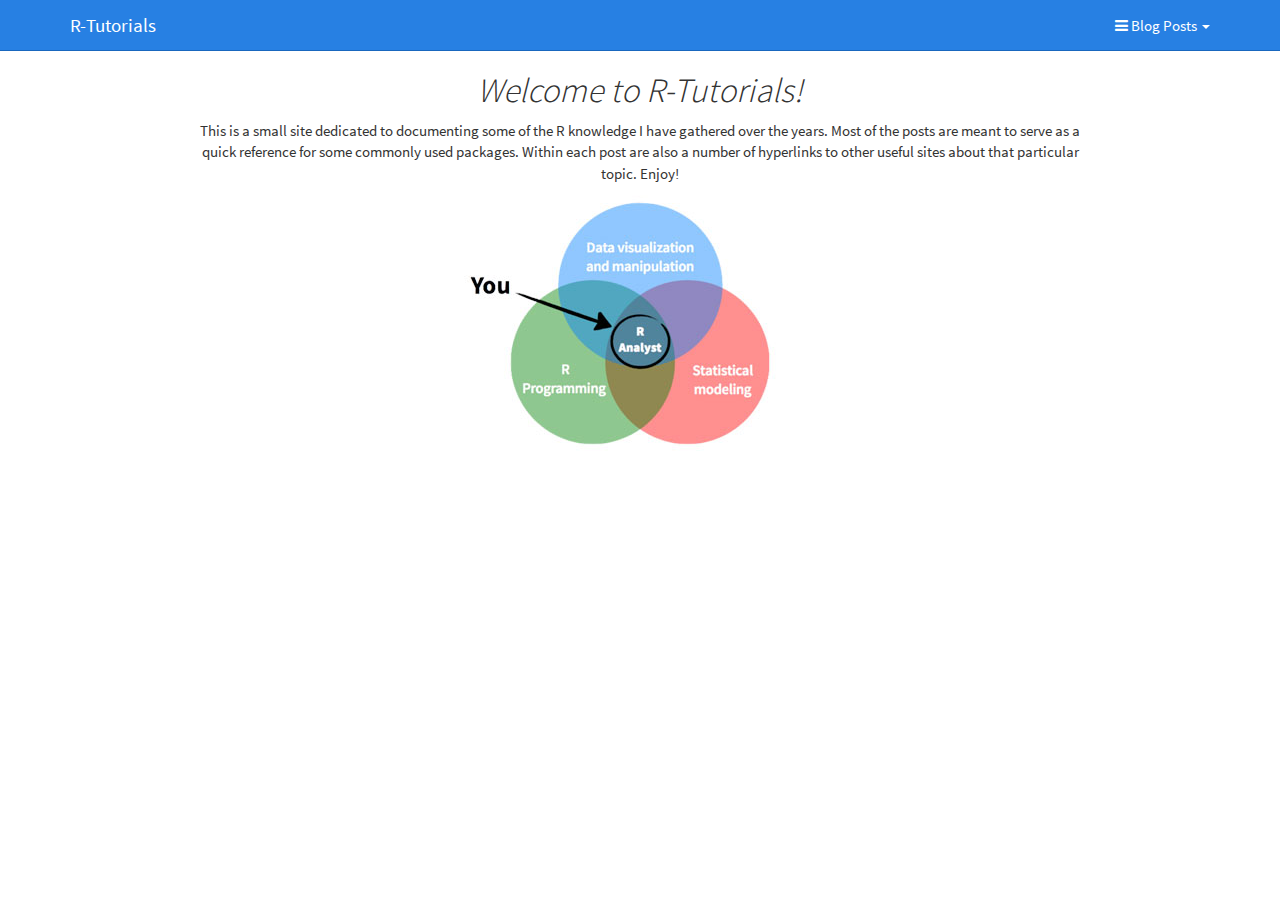
<file: index.html>
<!DOCTYPE html>

<html xmlns="http://www.w3.org/1999/xhtml">

<head>

<meta charset="utf-8">
<meta http-equiv="Content-Type" content="text/html; charset=utf-8" />
<meta name="generator" content="pandoc" />




<title></title>

<script src="site_libs/jquery-1.11.3/jquery.min.js"></script>
<meta name="viewport" content="width=device-width, initial-scale=1" />
<link href="site_libs/bootstrap-3.3.5/css/cosmo.min.css" rel="stylesheet" />
<script src="site_libs/bootstrap-3.3.5/js/bootstrap.min.js"></script>
<script src="site_libs/bootstrap-3.3.5/shim/html5shiv.min.js"></script>
<script src="site_libs/bootstrap-3.3.5/shim/respond.min.js"></script>
<link href="site_libs/font-awesome-4.5.0/css/font-awesome.min.css" rel="stylesheet" />




<style type="text/css">
h1 {
  font-size: 34px;
}
h1.title {
  font-size: 38px;
}
h2 {
  font-size: 30px;
}
h3 {
  font-size: 24px;
}
h4 {
  font-size: 18px;
}
h5 {
  font-size: 16px;
}
h6 {
  font-size: 12px;
}
.table th:not([align]) {
  text-align: left;
}
</style>


</head>

<body>

<style type = "text/css">
.main-container {
  max-width: 940px;
  margin-left: auto;
  margin-right: auto;
}
code {
  color: inherit;
  background-color: rgba(0, 0, 0, 0.04);
}
img {
  max-width:100%;
  height: auto;
}
.tabbed-pane {
  padding-top: 12px;
}
button.code-folding-btn:focus {
  outline: none;
}
</style>


<style type="text/css">
/* padding for bootstrap navbar */
body {
  padding-top: 51px;
  padding-bottom: 40px;
}
/* offset scroll position for anchor links (for fixed navbar)  */
.section h1 {
  padding-top: 56px;
  margin-top: -56px;
}

.section h2 {
  padding-top: 56px;
  margin-top: -56px;
}
.section h3 {
  padding-top: 56px;
  margin-top: -56px;
}
.section h4 {
  padding-top: 56px;
  margin-top: -56px;
}
.section h5 {
  padding-top: 56px;
  margin-top: -56px;
}
.section h6 {
  padding-top: 56px;
  margin-top: -56px;
}
</style>

<script>
// manage active state of menu based on current page
$(document).ready(function () {
  // active menu anchor
  href = window.location.pathname
  href = href.substr(href.lastIndexOf('/') + 1)
  if (href === "")
    href = "index.html";
  var menuAnchor = $('a[href="' + href + '"]');

  // mark it active
  menuAnchor.parent().addClass('active');

  // if it's got a parent navbar menu mark it active as well
  menuAnchor.closest('li.dropdown').addClass('active');
});
</script>


<div class="container-fluid main-container">

<!-- tabsets -->
<script src="site_libs/navigation-1.1/tabsets.js"></script>
<script>
$(document).ready(function () {
  window.buildTabsets("TOC");
});
</script>

<!-- code folding -->






<div class="navbar navbar-inverse  navbar-fixed-top" role="navigation">
  <div class="container">
    <div class="navbar-header">
      <button type="button" class="navbar-toggle collapsed" data-toggle="collapse" data-target="#navbar">
        <span class="icon-bar"></span>
        <span class="icon-bar"></span>
        <span class="icon-bar"></span>
      </button>
      <a class="navbar-brand" href="index.html">R-Tutorials</a>
    </div>
    <div id="navbar" class="navbar-collapse collapse">
      <ul class="nav navbar-nav">
        
      </ul>
      <ul class="nav navbar-nav navbar-right">
        <li class="dropdown">
  <a href="#" class="dropdown-toggle" data-toggle="dropdown" role="button" aria-expanded="false">
    <span class="fa fa-bars"></span>
     
    Blog Posts
     
    <span class="caret"></span>
  </a>
  <ul class="dropdown-menu" role="menu">
    <li class="dropdown-header">Data Visualization</li>
    <li>
      <a href="blog_ggplot2.html">ggplot2</a>
    </li>
    <li class="divider"></li>
    <li class="dropdown-header">Analytics and Performance</li>
    <li>
      <a href="blog_RCpp.html">Cpp + R = RCpp</a>
    </li>
  </ul>
</li>
      </ul>
    </div><!--/.nav-collapse -->
  </div><!--/.container -->
</div><!--/.navbar -->

<div class="fluid-row" id="header">




</div>


<center>
<h1>
<em>Welcome to R-Tutorials!</em>
</h1>
<p>This is a small site dedicated to documenting some of the R knowledge I have gathered over the years. Most of the posts are meant to serve as a quick reference for some commonly used packages. Within each post are also a number of hyperlinks to other useful sites about that particular topic. Enjoy!</p>
<div class="figure">
<img src="r-analyst.jpg" />

</div>
</center>




</div>

<script>

// add bootstrap table styles to pandoc tables
$(document).ready(function () {
  $('tr.header').parent('thead').parent('table').addClass('table table-condensed');
});


</script>

<!-- dynamically load mathjax for compatibility with self-contained -->
<script>
  (function () {
    var script = document.createElement("script");
    script.type = "text/javascript";
    script.src  = "https://cdn.mathjax.org/mathjax/latest/MathJax.js?config=TeX-AMS-MML_HTMLorMML";
    document.getElementsByTagName("head")[0].appendChild(script);
  })();
</script>

</body>
</html>
</file>
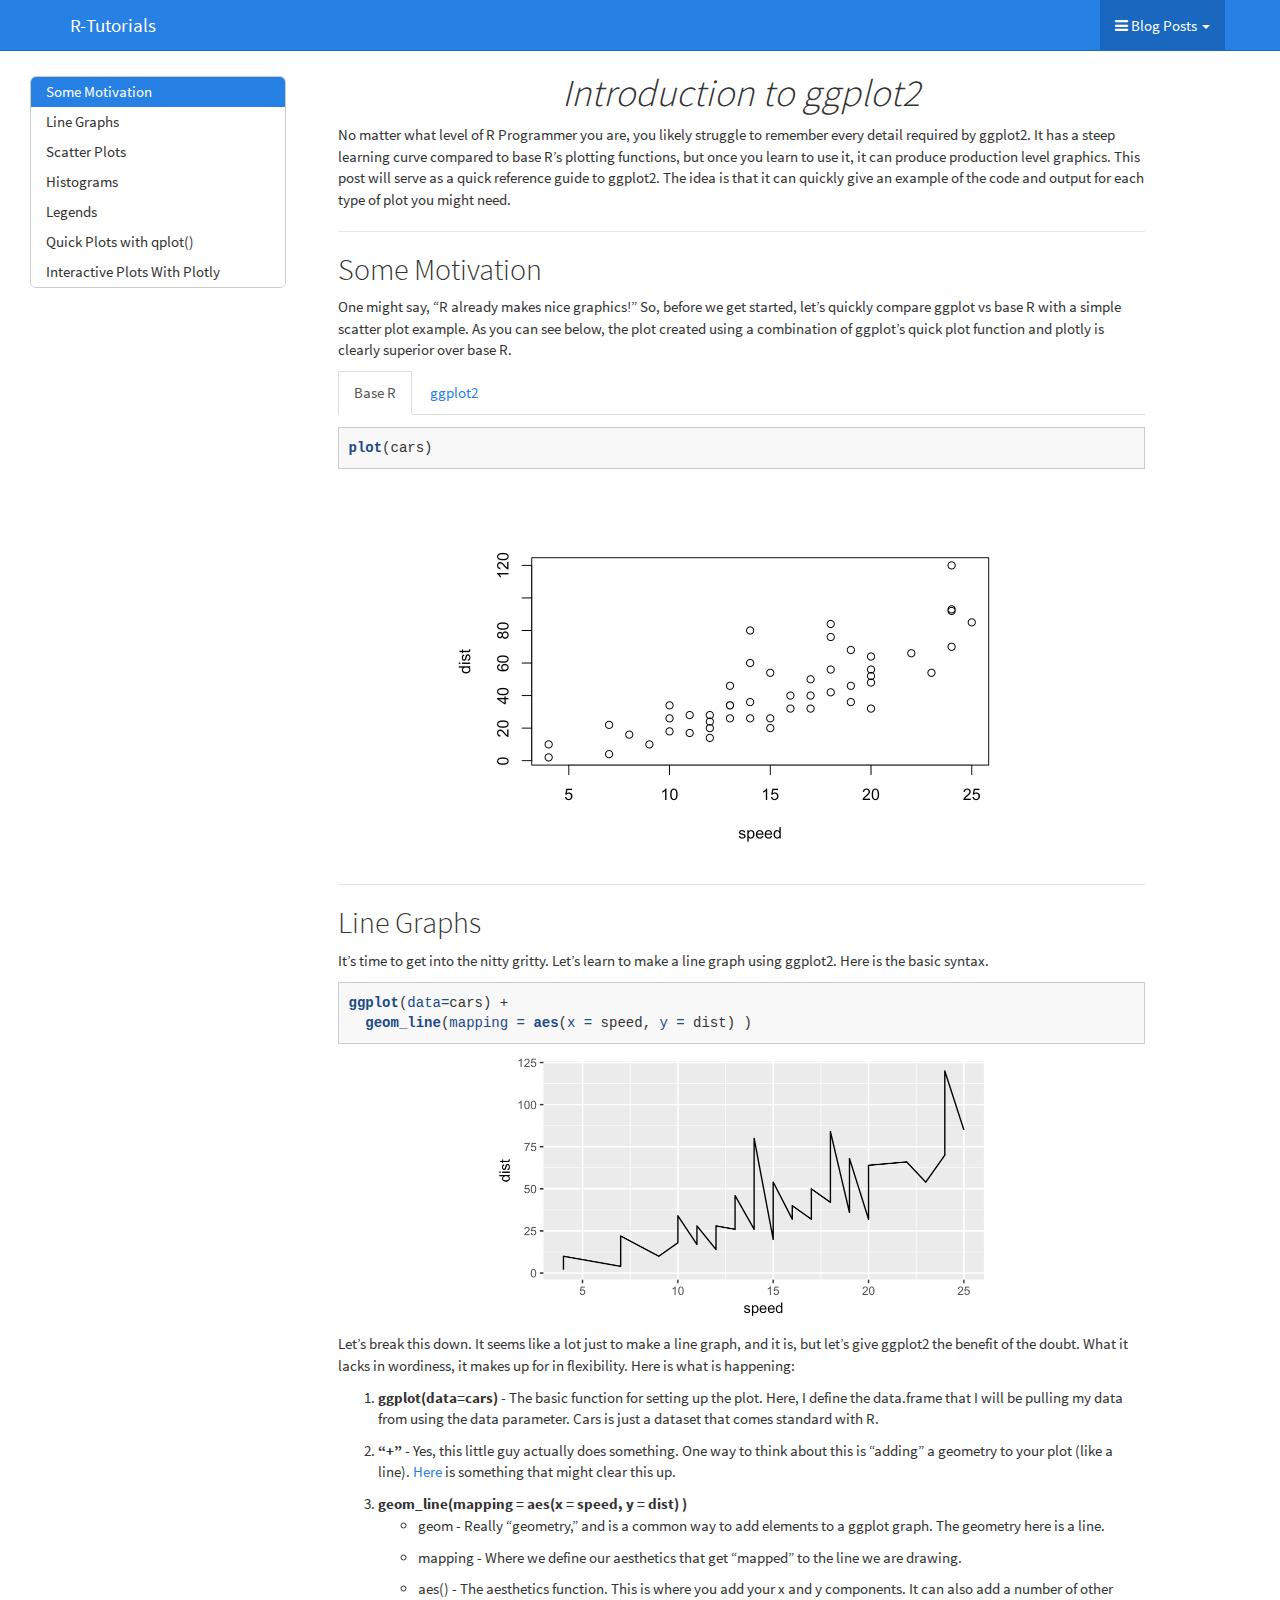
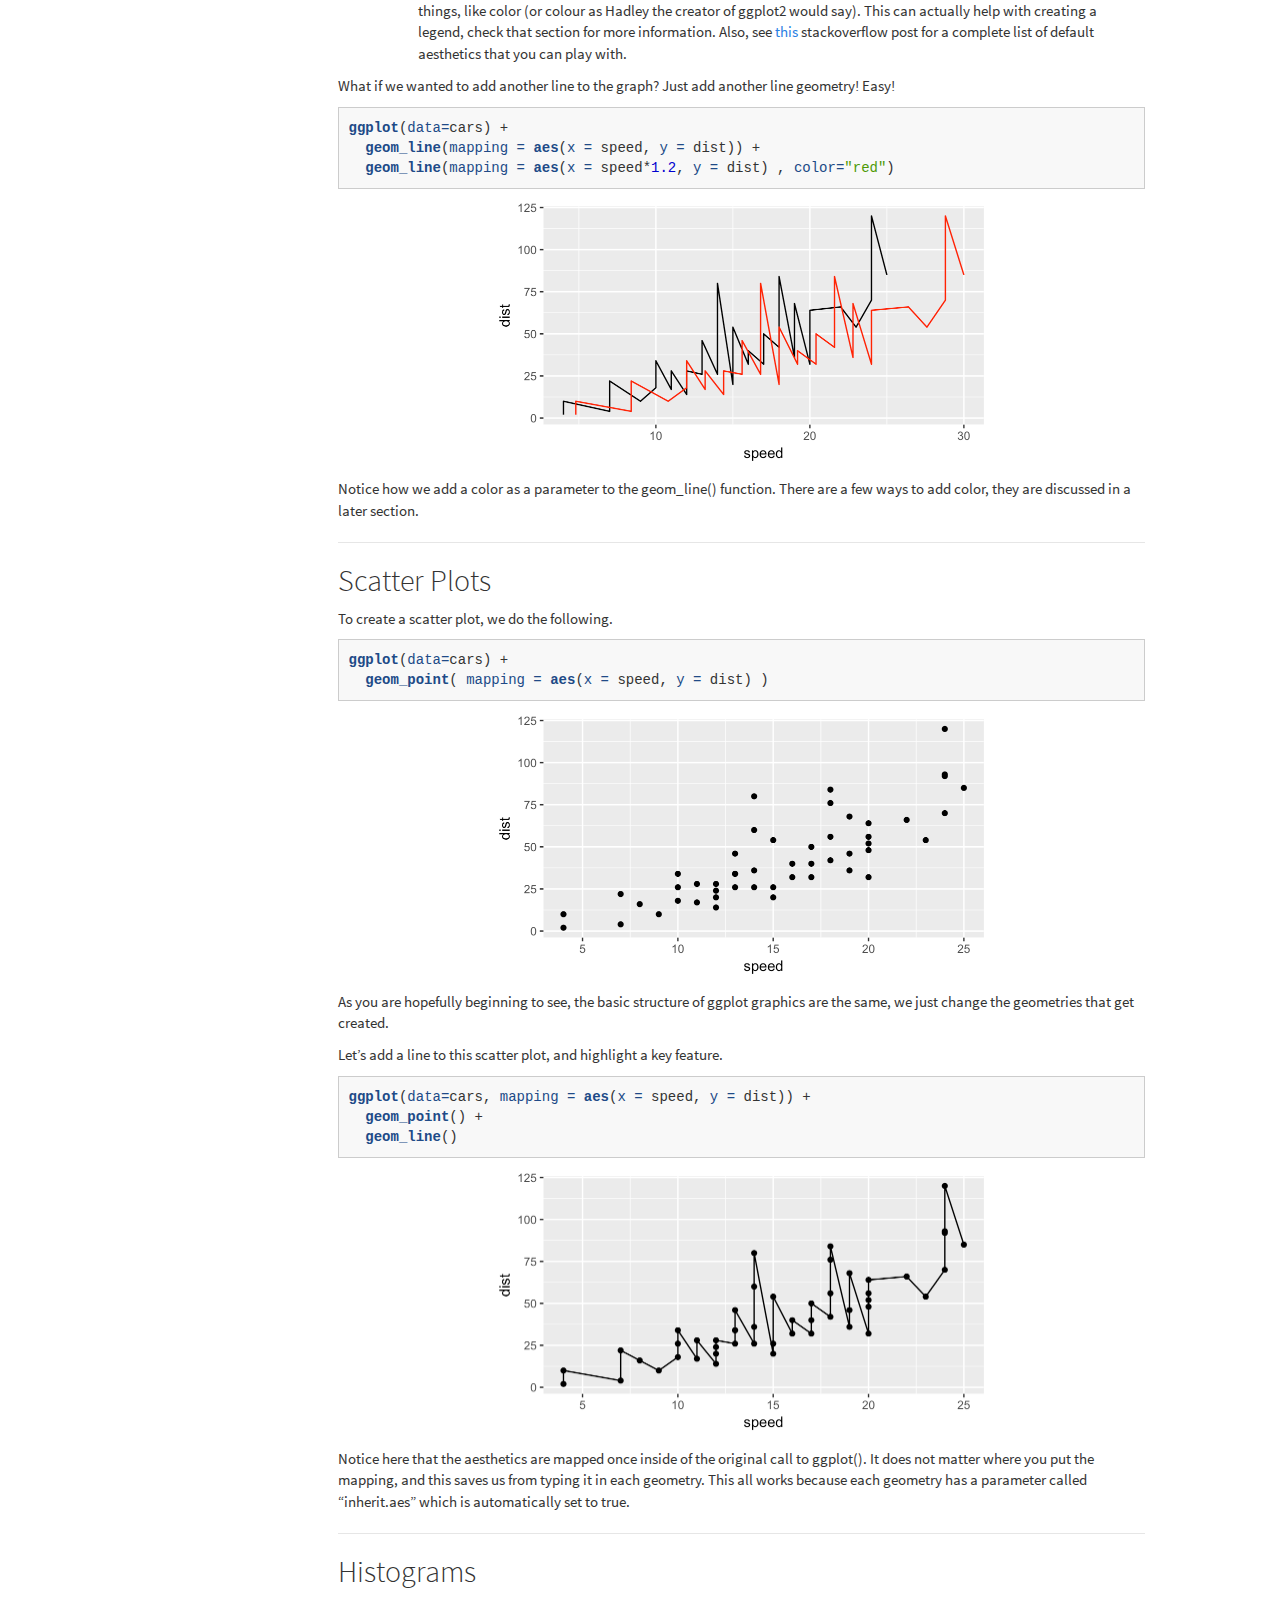
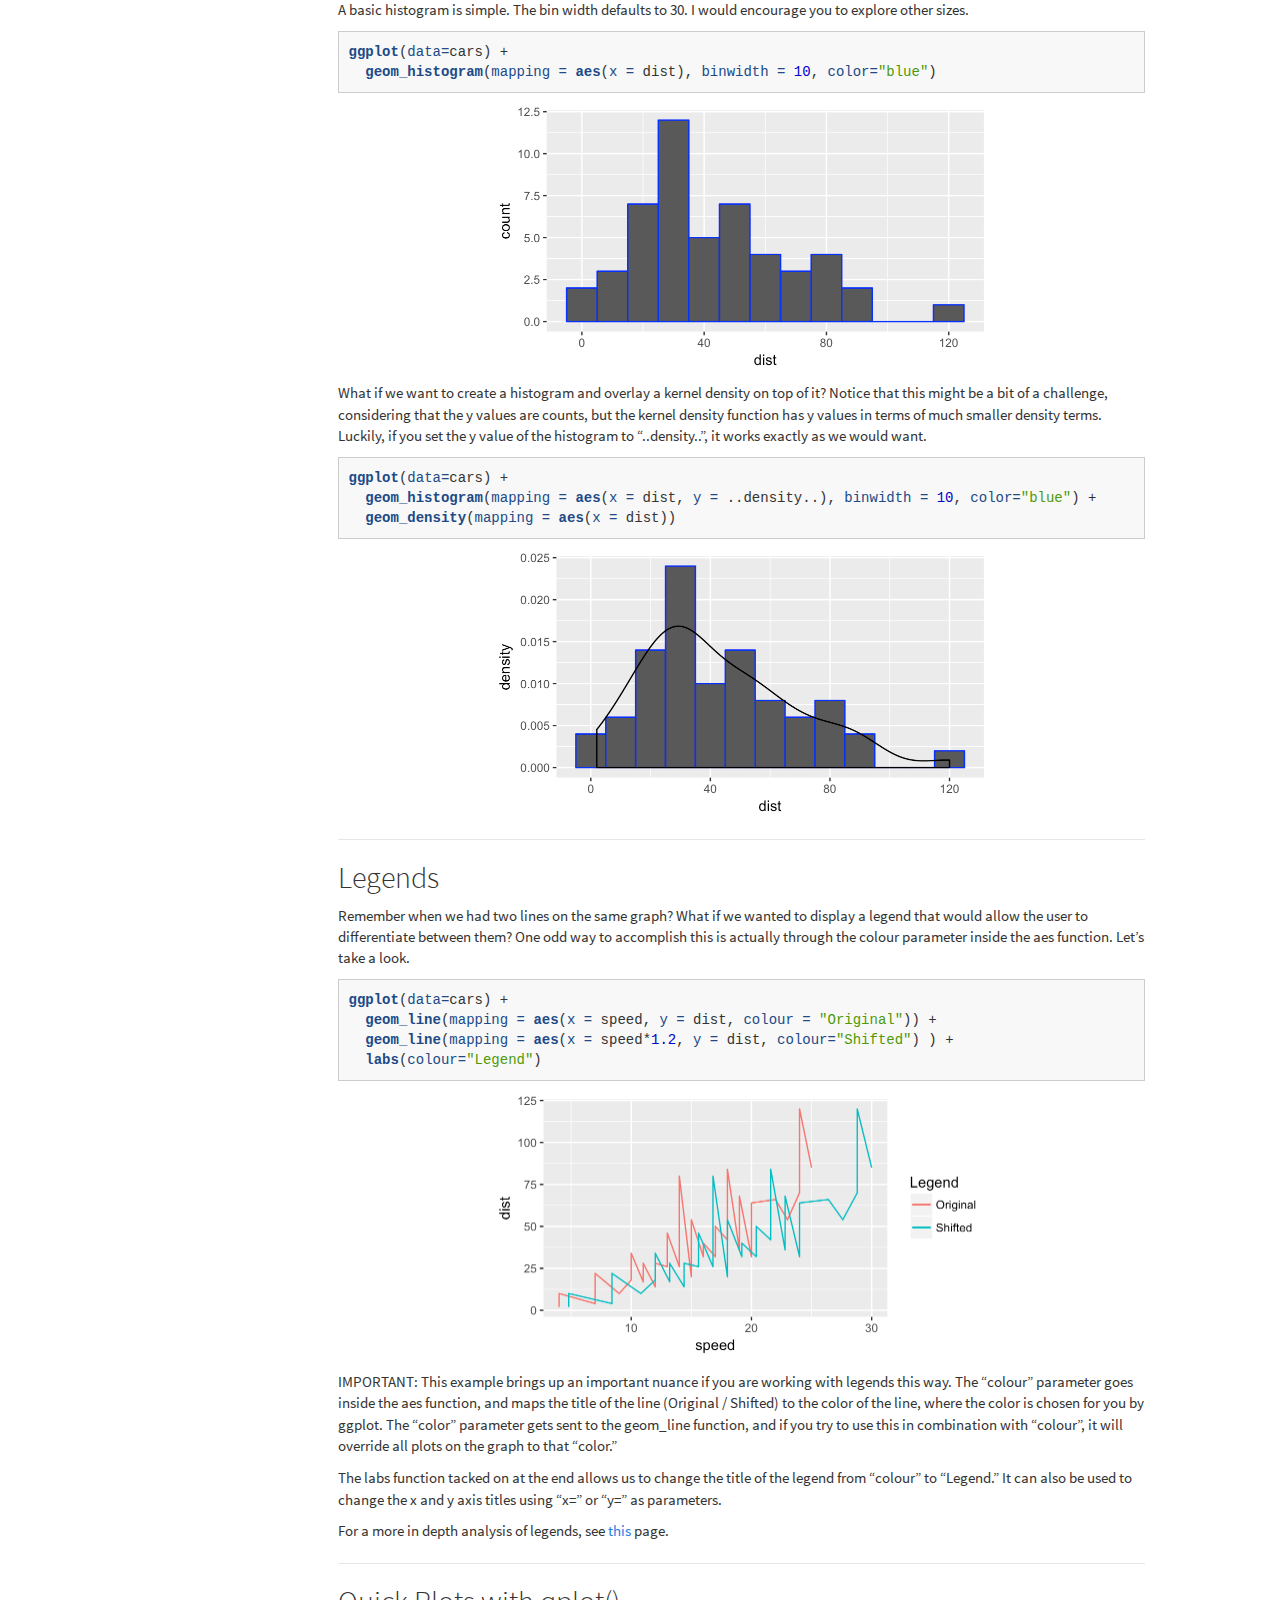
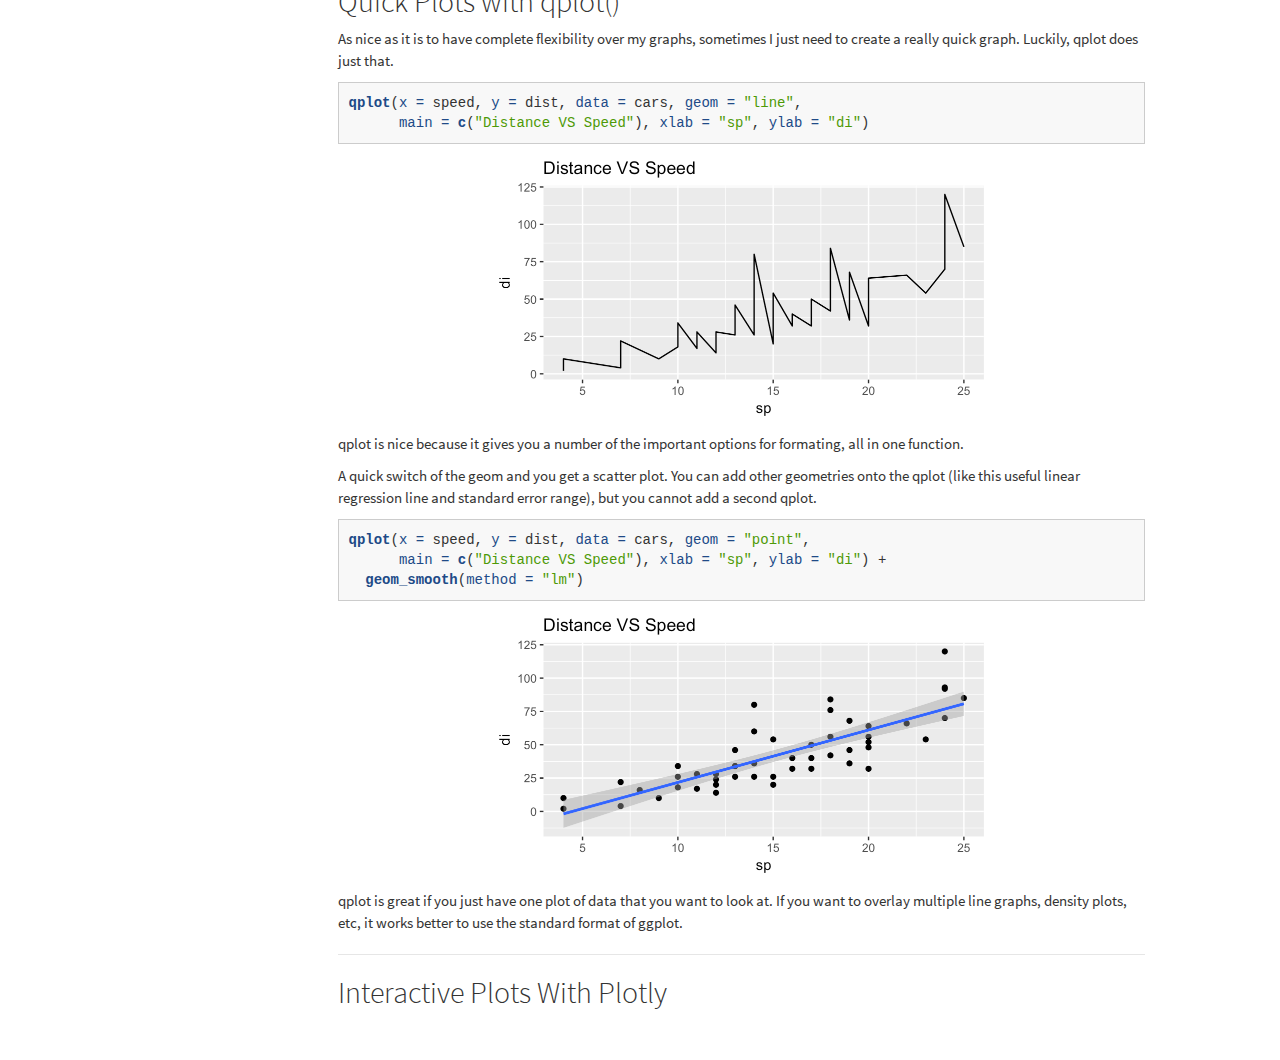
<file: blog_ggplot2.html>
<!DOCTYPE html>

<html xmlns="http://www.w3.org/1999/xhtml">

<head>

<meta charset="utf-8">
<meta http-equiv="Content-Type" content="text/html; charset=utf-8" />
<meta name="generator" content="pandoc" />




<title></title>

<script src="site_libs/jquery-1.11.3/jquery.min.js"></script>
<meta name="viewport" content="width=device-width, initial-scale=1" />
<link href="site_libs/bootstrap-3.3.5/css/cosmo.min.css" rel="stylesheet" />
<script src="site_libs/bootstrap-3.3.5/js/bootstrap.min.js"></script>
<script src="site_libs/bootstrap-3.3.5/shim/html5shiv.min.js"></script>
<script src="site_libs/bootstrap-3.3.5/shim/respond.min.js"></script>
<script src="site_libs/jqueryui-1.11.4/jquery-ui.min.js"></script>
<link href="site_libs/tocify-1.9.1/jquery.tocify.css" rel="stylesheet" />
<script src="site_libs/tocify-1.9.1/jquery.tocify.js"></script>
<script src="site_libs/htmlwidgets-0.8/htmlwidgets.js"></script>
<link href="site_libs/plotlyjs-1.16.3/plotly-htmlwidgets.css" rel="stylesheet" />
<script src="site_libs/plotlyjs-1.16.3/plotly-latest.min.js"></script>
<script src="site_libs/plotly-binding-4.5.6/plotly.js"></script>
<link href="site_libs/font-awesome-4.5.0/css/font-awesome.min.css" rel="stylesheet" />


<style type="text/css">code{white-space: pre;}</style>
<style type="text/css">
div.sourceCode { overflow-x: auto; }
table.sourceCode, tr.sourceCode, td.lineNumbers, td.sourceCode {
  margin: 0; padding: 0; vertical-align: baseline; border: none; }
table.sourceCode { width: 100%; line-height: 100%; background-color: #f8f8f8; }
td.lineNumbers { text-align: right; padding-right: 4px; padding-left: 4px; color: #aaaaaa; border-right: 1px solid #aaaaaa; }
td.sourceCode { padding-left: 5px; }
pre, code { background-color: #f8f8f8; }
code > span.kw { color: #204a87; font-weight: bold; } /* Keyword */
code > span.dt { color: #204a87; } /* DataType */
code > span.dv { color: #0000cf; } /* DecVal */
code > span.bn { color: #0000cf; } /* BaseN */
code > span.fl { color: #0000cf; } /* Float */
code > span.ch { color: #4e9a06; } /* Char */
code > span.st { color: #4e9a06; } /* String */
code > span.co { color: #8f5902; font-style: italic; } /* Comment */
code > span.ot { color: #8f5902; } /* Other */
code > span.al { color: #ef2929; } /* Alert */
code > span.fu { color: #000000; } /* Function */
code > span.er { color: #a40000; font-weight: bold; } /* Error */
code > span.wa { color: #8f5902; font-weight: bold; font-style: italic; } /* Warning */
code > span.cn { color: #000000; } /* Constant */
code > span.sc { color: #000000; } /* SpecialChar */
code > span.vs { color: #4e9a06; } /* VerbatimString */
code > span.ss { color: #4e9a06; } /* SpecialString */
code > span.im { } /* Import */
code > span.va { color: #000000; } /* Variable */
code > span.cf { color: #204a87; font-weight: bold; } /* ControlFlow */
code > span.op { color: #ce5c00; font-weight: bold; } /* Operator */
code > span.pp { color: #8f5902; font-style: italic; } /* Preprocessor */
code > span.ex { } /* Extension */
code > span.at { color: #c4a000; } /* Attribute */
code > span.do { color: #8f5902; font-weight: bold; font-style: italic; } /* Documentation */
code > span.an { color: #8f5902; font-weight: bold; font-style: italic; } /* Annotation */
code > span.cv { color: #8f5902; font-weight: bold; font-style: italic; } /* CommentVar */
code > span.in { color: #8f5902; font-weight: bold; font-style: italic; } /* Information */
</style>
<style type="text/css">
  pre:not([class]) {
    background-color: white;
  }
</style>


<style type="text/css">
h1 {
  font-size: 34px;
}
h1.title {
  font-size: 38px;
}
h2 {
  font-size: 30px;
}
h3 {
  font-size: 24px;
}
h4 {
  font-size: 18px;
}
h5 {
  font-size: 16px;
}
h6 {
  font-size: 12px;
}
.table th:not([align]) {
  text-align: left;
}
</style>

<link rel="stylesheet" href="custom.css" type="text/css" />

</head>

<body>

<style type = "text/css">
.main-container {
  max-width: 940px;
  margin-left: auto;
  margin-right: auto;
}
code {
  color: inherit;
  background-color: rgba(0, 0, 0, 0.04);
}
img {
  max-width:100%;
  height: auto;
}
.tabbed-pane {
  padding-top: 12px;
}
button.code-folding-btn:focus {
  outline: none;
}
</style>


<style type="text/css">
/* padding for bootstrap navbar */
body {
  padding-top: 51px;
  padding-bottom: 40px;
}
/* offset scroll position for anchor links (for fixed navbar)  */
.section h1 {
  padding-top: 56px;
  margin-top: -56px;
}

.section h2 {
  padding-top: 56px;
  margin-top: -56px;
}
.section h3 {
  padding-top: 56px;
  margin-top: -56px;
}
.section h4 {
  padding-top: 56px;
  margin-top: -56px;
}
.section h5 {
  padding-top: 56px;
  margin-top: -56px;
}
.section h6 {
  padding-top: 56px;
  margin-top: -56px;
}
</style>

<script>
// manage active state of menu based on current page
$(document).ready(function () {
  // active menu anchor
  href = window.location.pathname
  href = href.substr(href.lastIndexOf('/') + 1)
  if (href === "")
    href = "index.html";
  var menuAnchor = $('a[href="' + href + '"]');

  // mark it active
  menuAnchor.parent().addClass('active');

  // if it's got a parent navbar menu mark it active as well
  menuAnchor.closest('li.dropdown').addClass('active');
});
</script>


<div class="container-fluid main-container">

<!-- tabsets -->
<script src="site_libs/navigation-1.1/tabsets.js"></script>
<script>
$(document).ready(function () {
  window.buildTabsets("TOC");
});
</script>

<!-- code folding -->




<script>
$(document).ready(function ()  {

    // move toc-ignore selectors from section div to header
    $('div.section.toc-ignore')
        .removeClass('toc-ignore')
        .children('h1,h2,h3,h4,h5').addClass('toc-ignore');

    // establish options
    var options = {
      selectors: "h1,h2,h3",
      theme: "bootstrap3",
      context: '.toc-content',
      hashGenerator: function (text) {
        return text.replace(/[.\/?&!#<>]/g, '').replace(/\s/g, '_').toLowerCase();
      },
      ignoreSelector: ".toc-ignore",
      scrollTo: 0
    };
    options.showAndHide = true;
    options.smoothScroll = true;

    // tocify
    var toc = $("#TOC").tocify(options).data("toc-tocify");
});
</script>

<style type="text/css">

#TOC {
  margin: 25px 0px 20px 0px;
}
@media (max-width: 768px) {
#TOC {
  position: relative;
  width: 100%;
}
}


.toc-content {
  padding-left: 30px;
  padding-right: 40px;
}

div.main-container {
  max-width: 1200px;
}

div.tocify {
  width: 20%;
  max-width: 260px;
  max-height: 85%;
}

@media (min-width: 768px) and (max-width: 991px) {
  div.tocify {
    width: 25%;
  }
}

@media (max-width: 767px) {
  div.tocify {
    width: 100%;
    max-width: none;
  }
}

.tocify ul, .tocify li {
  line-height: 20px;
}

.tocify-subheader .tocify-item {
  font-size: 0.9em;
  padding-left: 5px;
}

.tocify .list-group-item {
  border-radius: 0px;
}


</style>

<!-- setup 3col/9col grid for toc_float and main content  -->
<div class="row-fluid">
<div class="col-xs-12 col-sm-4 col-md-3">
<div id="TOC" class="tocify">
</div>
</div>

<div class="toc-content col-xs-12 col-sm-8 col-md-9">




<div class="navbar navbar-inverse  navbar-fixed-top" role="navigation">
  <div class="container">
    <div class="navbar-header">
      <button type="button" class="navbar-toggle collapsed" data-toggle="collapse" data-target="#navbar">
        <span class="icon-bar"></span>
        <span class="icon-bar"></span>
        <span class="icon-bar"></span>
      </button>
      <a class="navbar-brand" href="index.html">R-Tutorials</a>
    </div>
    <div id="navbar" class="navbar-collapse collapse">
      <ul class="nav navbar-nav">
        
      </ul>
      <ul class="nav navbar-nav navbar-right">
        <li class="dropdown">
  <a href="#" class="dropdown-toggle" data-toggle="dropdown" role="button" aria-expanded="false">
    <span class="fa fa-bars"></span>
     
    Blog Posts
     
    <span class="caret"></span>
  </a>
  <ul class="dropdown-menu" role="menu">
    <li class="dropdown-header">Data Visualization</li>
    <li>
      <a href="blog_ggplot2.html">ggplot2</a>
    </li>
    <li class="divider"></li>
    <li class="dropdown-header">Analytics and Performance</li>
    <li>
      <a href="blog_RCpp.html">Cpp + R = RCpp</a>
    </li>
  </ul>
</li>
      </ul>
    </div><!--/.nav-collapse -->
  </div><!--/.container -->
</div><!--/.navbar -->

<div class="fluid-row" id="header">



<h1 class="title toc-ignore"><center>
<em>Introduction to ggplot2</em>
</center></h1>

</div>


<p>No matter what level of R Programmer you are, you likely struggle to remember every detail required by ggplot2. It has a steep learning curve compared to base R’s plotting functions, but once you learn to use it, it can produce production level graphics. This post will serve as a quick reference guide to ggplot2. The idea is that it can quickly give an example of the code and output for each type of plot you might need.</p>
<hr />
<div id="some-motivation" class="section level2 tabset tabset-fade">
<h2>Some Motivation</h2>
<p>One might say, “R already makes nice graphics!” So, before we get started, let’s quickly compare ggplot vs base R with a simple scatter plot example. As you can see below, the plot created using a combination of ggplot’s quick plot function and plotly is clearly superior over base R.</p>
<div id="base-r" class="section level3">
<h3>Base R</h3>
<div class="sourceCode"><pre class="sourceCode r"><code class="sourceCode r"><span class="kw">plot</span>(cars)</code></pre></div>
<p><img src="blog_ggplot2_files/figure-html/exampleUgly-1.png" width="576" style="display: block; margin: auto;" /></p>
<hr />
</div>
<div id="ggplot2" class="section level3">
<h3>ggplot2</h3>
<center>
<div class="sourceCode"><pre class="sourceCode r"><code class="sourceCode r"><span class="co">#Create a nice plot using &quot;quick plot&quot;</span>
prettyPlot &lt;-<span class="st"> </span><span class="kw">qplot</span>(<span class="dt">data=</span>cars, <span class="dt">x=</span>speed, <span class="dt">y=</span>dist, <span class="dt">geom=</span><span class="st">&quot;point&quot;</span>)
<span class="co">#Make the plot interactive using ggplotly</span>
<span class="kw">ggplotly</span>(prettyPlot)</code></pre></div>
<div id="htmlwidget-09f2defcee3bdc52f931" style="width:499.2px;height:268.8px;" class="plotly html-widget"></div>
<script type="application/json" data-for="htmlwidget-09f2defcee3bdc52f931">{"x":{"data":[{"x":[4,4,7,7,8,9,10,10,10,11,11,12,12,12,12,13,13,13,13,14,14,14,14,15,15,15,16,16,17,17,17,18,18,18,18,19,19,19,20,20,20,20,20,22,23,24,24,24,24,25],"y":[2,10,4,22,16,10,18,26,34,17,28,14,20,24,28,26,34,34,46,26,36,60,80,20,26,54,32,40,32,40,50,42,56,76,84,36,46,68,32,48,52,56,64,66,54,70,92,93,120,85],"text":["speed: 4<br>dist: 2","speed: 4<br>dist: 10","speed: 7<br>dist: 4","speed: 7<br>dist: 22","speed: 8<br>dist: 16","speed: 9<br>dist: 10","speed: 10<br>dist: 18","speed: 10<br>dist: 26","speed: 10<br>dist: 34","speed: 11<br>dist: 17","speed: 11<br>dist: 28","speed: 12<br>dist: 14","speed: 12<br>dist: 20","speed: 12<br>dist: 24","speed: 12<br>dist: 28","speed: 13<br>dist: 26","speed: 13<br>dist: 34","speed: 13<br>dist: 34","speed: 13<br>dist: 46","speed: 14<br>dist: 26","speed: 14<br>dist: 36","speed: 14<br>dist: 60","speed: 14<br>dist: 80","speed: 15<br>dist: 20","speed: 15<br>dist: 26","speed: 15<br>dist: 54","speed: 16<br>dist: 32","speed: 16<br>dist: 40","speed: 17<br>dist: 32","speed: 17<br>dist: 40","speed: 17<br>dist: 50","speed: 18<br>dist: 42","speed: 18<br>dist: 56","speed: 18<br>dist: 76","speed: 18<br>dist: 84","speed: 19<br>dist: 36","speed: 19<br>dist: 46","speed: 19<br>dist: 68","speed: 20<br>dist: 32","speed: 20<br>dist: 48","speed: 20<br>dist: 52","speed: 20<br>dist: 56","speed: 20<br>dist: 64","speed: 22<br>dist: 66","speed: 23<br>dist: 54","speed: 24<br>dist: 70","speed: 24<br>dist: 92","speed: 24<br>dist: 93","speed: 24<br>dist: 120","speed: 25<br>dist: 85"],"key":null,"type":"scatter","mode":"markers","marker":{"autocolorscale":false,"color":"rgba(0,0,0,1)","opacity":1,"size":5.66929133858268,"symbol":"circle","line":{"width":1.88976377952756,"color":"rgba(0,0,0,1)"}},"hoveron":"points","showlegend":false,"xaxis":"x","yaxis":"y","hoverinfo":"text","name":""}],"layout":{"margin":{"t":29.5681669928245,"r":7.30593607305936,"b":43.5225048923679,"l":43.1050228310502},"plot_bgcolor":"rgba(235,235,235,1)","paper_bgcolor":"rgba(255,255,255,1)","font":{"color":"rgba(0,0,0,1)","family":"","size":14.6118721461187},"xaxis":{"domain":[0,1],"type":"linear","autorange":false,"tickmode":"array","range":[2.95,26.05],"ticktext":["5","10","15","20","25"],"tickvals":[5,10,15,20,25],"ticks":"outside","tickcolor":"rgba(51,51,51,1)","ticklen":3.65296803652968,"tickwidth":0.66417600664176,"showticklabels":true,"tickfont":{"color":"rgba(77,77,77,1)","family":"","size":11.689497716895},"tickangle":-0,"showline":false,"linecolor":null,"linewidth":0,"showgrid":true,"gridcolor":"rgba(255,255,255,1)","gridwidth":0.66417600664176,"zeroline":false,"anchor":"y","title":"speed","titlefont":{"color":"rgba(0,0,0,1)","family":"","size":14.6118721461187},"hoverformat":".2f"},"yaxis":{"domain":[0,1],"type":"linear","autorange":false,"tickmode":"array","range":[-3.9,125.9],"ticktext":["0","25","50","75","100","125"],"tickvals":[0,25,50,75,100,125],"ticks":"outside","tickcolor":"rgba(51,51,51,1)","ticklen":3.65296803652968,"tickwidth":0.66417600664176,"showticklabels":true,"tickfont":{"color":"rgba(77,77,77,1)","family":"","size":11.689497716895},"tickangle":-0,"showline":false,"linecolor":null,"linewidth":0,"showgrid":true,"gridcolor":"rgba(255,255,255,1)","gridwidth":0.66417600664176,"zeroline":false,"anchor":"x","title":"dist","titlefont":{"color":"rgba(0,0,0,1)","family":"","size":14.6118721461187},"hoverformat":".2f"},"shapes":[{"type":"rect","fillcolor":null,"line":{"color":null,"width":0,"linetype":[]},"yref":"paper","xref":"paper","x0":0,"x1":1,"y0":0,"y1":1}],"showlegend":false,"legend":{"bgcolor":"rgba(255,255,255,1)","bordercolor":"transparent","borderwidth":1.88976377952756,"font":{"color":"rgba(0,0,0,1)","family":"","size":11.689497716895}},"hovermode":"closest"},"source":"A","config":{"modeBarButtonsToAdd":[{"name":"Collaborate","icon":{"width":1000,"ascent":500,"descent":-50,"path":"M487 375c7-10 9-23 5-36l-79-259c-3-12-11-23-22-31-11-8-22-12-35-12l-263 0c-15 0-29 5-43 15-13 10-23 23-28 37-5 13-5 25-1 37 0 0 0 3 1 7 1 5 1 8 1 11 0 2 0 4-1 6 0 3-1 5-1 6 1 2 2 4 3 6 1 2 2 4 4 6 2 3 4 5 5 7 5 7 9 16 13 26 4 10 7 19 9 26 0 2 0 5 0 9-1 4-1 6 0 8 0 2 2 5 4 8 3 3 5 5 5 7 4 6 8 15 12 26 4 11 7 19 7 26 1 1 0 4 0 9-1 4-1 7 0 8 1 2 3 5 6 8 4 4 6 6 6 7 4 5 8 13 13 24 4 11 7 20 7 28 1 1 0 4 0 7-1 3-1 6-1 7 0 2 1 4 3 6 1 1 3 4 5 6 2 3 3 5 5 6 1 2 3 5 4 9 2 3 3 7 5 10 1 3 2 6 4 10 2 4 4 7 6 9 2 3 4 5 7 7 3 2 7 3 11 3 3 0 8 0 13-1l0-1c7 2 12 2 14 2l218 0c14 0 25-5 32-16 8-10 10-23 6-37l-79-259c-7-22-13-37-20-43-7-7-19-10-37-10l-248 0c-5 0-9-2-11-5-2-3-2-7 0-12 4-13 18-20 41-20l264 0c5 0 10 2 16 5 5 3 8 6 10 11l85 282c2 5 2 10 2 17 7-3 13-7 17-13z m-304 0c-1-3-1-5 0-7 1-1 3-2 6-2l174 0c2 0 4 1 7 2 2 2 4 4 5 7l6 18c0 3 0 5-1 7-1 1-3 2-6 2l-173 0c-3 0-5-1-8-2-2-2-4-4-4-7z m-24-73c-1-3-1-5 0-7 2-2 3-2 6-2l174 0c2 0 5 0 7 2 3 2 4 4 5 7l6 18c1 2 0 5-1 6-1 2-3 3-5 3l-174 0c-3 0-5-1-7-3-3-1-4-4-5-6z"},"click":"function(gd) { \n        // is this being viewed in RStudio?\n        if (location.search == '?viewer_pane=1') {\n          alert('To learn about plotly for collaboration, visit:\\n https://cpsievert.github.io/plotly_book/plot-ly-for-collaboration.html');\n        } else {\n          window.open('https://cpsievert.github.io/plotly_book/plot-ly-for-collaboration.html', '_blank');\n        }\n      }"}],"modeBarButtonsToRemove":["sendDataToCloud"]},"base_url":"https://plot.ly"},"evals":["config.modeBarButtonsToAdd.0.click"],"jsHooks":[]}</script>
</center>
<hr />
</div>
</div>
<div id="line-graphs" class="section level2">
<h2>Line Graphs</h2>
<p>It’s time to get into the nitty gritty. Let’s learn to make a line graph using ggplot2. Here is the basic syntax.</p>
<div class="sourceCode"><pre class="sourceCode r"><code class="sourceCode r"><span class="kw">ggplot</span>(<span class="dt">data=</span>cars) +
<span class="st">  </span><span class="kw">geom_line</span>(<span class="dt">mapping =</span> <span class="kw">aes</span>(<span class="dt">x =</span> speed, <span class="dt">y =</span> dist) )</code></pre></div>
<p><img src="blog_ggplot2_files/figure-html/line-1.png" width="499.2" style="display: block; margin: auto;" /></p>
<p>Let’s break this down. It seems like a lot just to make a line graph, and it is, but let’s give ggplot2 the benefit of the doubt. What it lacks in wordiness, it makes up for in flexibility. Here is what is happening:</p>
<ol style="list-style-type: decimal">
<li><p><strong>ggplot(data=cars)</strong> - The basic function for setting up the plot. Here, I define the data.frame that I will be pulling my data from using the data parameter. Cars is just a dataset that comes standard with R.</p></li>
<li><p><strong>“+”</strong> - Yes, this little guy actually does something. One way to think about this is “adding” a geometry to your plot (like a line). <a href="http://stackoverflow.com/questions/38166708/plus-sign-between-ggplot2-and-other-function-r">Here</a> is something that might clear this up.</p></li>
<li><strong>geom_line(mapping = aes(x = speed, y = dist) )</strong>
<ul>
<li><p>geom - Really “geometry,” and is a common way to add elements to a ggplot graph. The geometry here is a line.</p></li>
<li><p>mapping - Where we define our aesthetics that get “mapped” to the line we are drawing.</p></li>
<li><p>aes() - The aesthetics function. This is where you add your x and y components. It can also add a number of other things, like color (or colour as Hadley the creator of ggplot2 would say). This can actually help with creating a legend, check that section for more information. Also, see <a href="http://stackoverflow.com/questions/11657380/is-there-a-table-or-catalog-of-aesthetics-for-ggplot2">this</a> stackoverflow post for a complete list of default aesthetics that you can play with.</p></li>
</ul></li>
</ol>
<p>What if we wanted to add another line to the graph? Just add another line geometry! Easy!</p>
<div class="sourceCode"><pre class="sourceCode r"><code class="sourceCode r"><span class="kw">ggplot</span>(<span class="dt">data=</span>cars) +
<span class="st">  </span><span class="kw">geom_line</span>(<span class="dt">mapping =</span> <span class="kw">aes</span>(<span class="dt">x =</span> speed, <span class="dt">y =</span> dist)) +
<span class="st">  </span><span class="kw">geom_line</span>(<span class="dt">mapping =</span> <span class="kw">aes</span>(<span class="dt">x =</span> speed*<span class="fl">1.2</span>, <span class="dt">y =</span> dist) , <span class="dt">color=</span><span class="st">&quot;red&quot;</span>)</code></pre></div>
<p><img src="blog_ggplot2_files/figure-html/2Lines-1.png" width="499.2" style="display: block; margin: auto;" /></p>
<p>Notice how we add a color as a parameter to the geom_line() function. There are a few ways to add color, they are discussed in a later section.</p>
<hr />
</div>
<div id="scatter-plots" class="section level2">
<h2>Scatter Plots</h2>
<p>To create a scatter plot, we do the following.</p>
<div class="sourceCode"><pre class="sourceCode r"><code class="sourceCode r"><span class="kw">ggplot</span>(<span class="dt">data=</span>cars) +
<span class="st">  </span><span class="kw">geom_point</span>( <span class="dt">mapping =</span> <span class="kw">aes</span>(<span class="dt">x =</span> speed, <span class="dt">y =</span> dist) )</code></pre></div>
<p><img src="blog_ggplot2_files/figure-html/scatter-1.png" width="499.2" style="display: block; margin: auto;" /></p>
<p>As you are hopefully beginning to see, the basic structure of ggplot graphics are the same, we just change the geometries that get created.</p>
<p>Let’s add a line to this scatter plot, and highlight a key feature.</p>
<div class="sourceCode"><pre class="sourceCode r"><code class="sourceCode r"><span class="kw">ggplot</span>(<span class="dt">data=</span>cars, <span class="dt">mapping =</span> <span class="kw">aes</span>(<span class="dt">x =</span> speed, <span class="dt">y =</span> dist)) +
<span class="st">  </span><span class="kw">geom_point</span>() +
<span class="st">  </span><span class="kw">geom_line</span>()</code></pre></div>
<p><img src="blog_ggplot2_files/figure-html/scatterAndLine-1.png" width="499.2" style="display: block; margin: auto;" /></p>
<p>Notice here that the aesthetics are mapped once inside of the original call to ggplot(). It does not matter where you put the mapping, and this saves us from typing it in each geometry. This all works because each geometry has a parameter called “inherit.aes” which is automatically set to true.</p>
<hr />
</div>
<div id="histograms" class="section level2">
<h2>Histograms</h2>
<p>A basic histogram is simple. The bin width defaults to 30. I would encourage you to explore other sizes.</p>
<div class="sourceCode"><pre class="sourceCode r"><code class="sourceCode r"><span class="kw">ggplot</span>(<span class="dt">data=</span>cars) +
<span class="st">  </span><span class="kw">geom_histogram</span>(<span class="dt">mapping =</span> <span class="kw">aes</span>(<span class="dt">x =</span> dist), <span class="dt">binwidth =</span> <span class="dv">10</span>, <span class="dt">color=</span><span class="st">&quot;blue&quot;</span>)</code></pre></div>
<p><img src="blog_ggplot2_files/figure-html/histogram-1.png" width="499.2" style="display: block; margin: auto;" /></p>
<p>What if we want to create a histogram and overlay a kernel density on top of it? Notice that this might be a bit of a challenge, considering that the y values are counts, but the kernel density function has y values in terms of much smaller density terms. Luckily, if you set the y value of the histogram to “..density..”, it works exactly as we would want.</p>
<div class="sourceCode"><pre class="sourceCode r"><code class="sourceCode r"><span class="kw">ggplot</span>(<span class="dt">data=</span>cars) +
<span class="st">  </span><span class="kw">geom_histogram</span>(<span class="dt">mapping =</span> <span class="kw">aes</span>(<span class="dt">x =</span> dist, <span class="dt">y =</span> ..density..), <span class="dt">binwidth =</span> <span class="dv">10</span>, <span class="dt">color=</span><span class="st">&quot;blue&quot;</span>) +
<span class="st">  </span><span class="kw">geom_density</span>(<span class="dt">mapping =</span> <span class="kw">aes</span>(<span class="dt">x =</span> dist))</code></pre></div>
<p><img src="blog_ggplot2_files/figure-html/histogramAndDensity-1.png" width="499.2" style="display: block; margin: auto;" /></p>
<hr />
</div>
<div id="legends" class="section level2">
<h2>Legends</h2>
<p>Remember when we had two lines on the same graph? What if we wanted to display a legend that would allow the user to differentiate between them? One odd way to accomplish this is actually through the colour parameter inside the aes function. Let’s take a look.</p>
<div class="sourceCode"><pre class="sourceCode r"><code class="sourceCode r"><span class="kw">ggplot</span>(<span class="dt">data=</span>cars) +
<span class="st">  </span><span class="kw">geom_line</span>(<span class="dt">mapping =</span> <span class="kw">aes</span>(<span class="dt">x =</span> speed, <span class="dt">y =</span> dist, <span class="dt">colour =</span> <span class="st">&quot;Original&quot;</span>)) +
<span class="st">  </span><span class="kw">geom_line</span>(<span class="dt">mapping =</span> <span class="kw">aes</span>(<span class="dt">x =</span> speed*<span class="fl">1.2</span>, <span class="dt">y =</span> dist, <span class="dt">colour=</span><span class="st">&quot;Shifted&quot;</span>) ) +
<span class="st">  </span><span class="kw">labs</span>(<span class="dt">colour=</span><span class="st">&quot;Legend&quot;</span>)</code></pre></div>
<p><img src="blog_ggplot2_files/figure-html/legend-1.png" width="499.2" style="display: block; margin: auto;" /></p>
<p>IMPORTANT: This example brings up an important nuance if you are working with legends this way. The “colour” parameter goes inside the aes function, and maps the title of the line (Original / Shifted) to the color of the line, where the color is chosen for you by ggplot. The “color” parameter gets sent to the geom_line function, and if you try to use this in combination with “colour”, it will override all plots on the graph to that “color.”</p>
<p>The labs function tacked on at the end allows us to change the title of the legend from “colour” to “Legend.” It can also be used to change the x and y axis titles using “x=” or “y=” as parameters.</p>
<p>For a more in depth analysis of legends, see <a href="http://www.cookbook-r.com/Graphs/Legends_(ggplot2)/">this</a> page.</p>
<hr />
</div>
<div id="quick-plots-with-qplot" class="section level2">
<h2>Quick Plots with qplot()</h2>
<p>As nice as it is to have complete flexibility over my graphs, sometimes I just need to create a really quick graph. Luckily, qplot does just that.</p>
<div class="sourceCode"><pre class="sourceCode r"><code class="sourceCode r"><span class="kw">qplot</span>(<span class="dt">x =</span> speed, <span class="dt">y =</span> dist, <span class="dt">data =</span> cars, <span class="dt">geom =</span> <span class="st">&quot;line&quot;</span>,
      <span class="dt">main =</span> <span class="kw">c</span>(<span class="st">&quot;Distance VS Speed&quot;</span>), <span class="dt">xlab =</span> <span class="st">&quot;sp&quot;</span>, <span class="dt">ylab =</span> <span class="st">&quot;di&quot;</span>)</code></pre></div>
<p><img src="blog_ggplot2_files/figure-html/qplotLine-1.png" width="499.2" style="display: block; margin: auto;" /></p>
<p>qplot is nice because it gives you a number of the important options for formating, all in one function.</p>
<p>A quick switch of the geom and you get a scatter plot. You can add other geometries onto the qplot (like this useful linear regression line and standard error range), but you cannot add a second qplot.</p>
<div class="sourceCode"><pre class="sourceCode r"><code class="sourceCode r"><span class="kw">qplot</span>(<span class="dt">x =</span> speed, <span class="dt">y =</span> dist, <span class="dt">data =</span> cars, <span class="dt">geom =</span> <span class="st">&quot;point&quot;</span>,
      <span class="dt">main =</span> <span class="kw">c</span>(<span class="st">&quot;Distance VS Speed&quot;</span>), <span class="dt">xlab =</span> <span class="st">&quot;sp&quot;</span>, <span class="dt">ylab =</span> <span class="st">&quot;di&quot;</span>) +
<span class="st">  </span><span class="kw">geom_smooth</span>(<span class="dt">method =</span> <span class="st">&quot;lm&quot;</span>)</code></pre></div>
<p><img src="blog_ggplot2_files/figure-html/qplotScatter-1.png" width="499.2" style="display: block; margin: auto;" /></p>
<p>qplot is great if you just have one plot of data that you want to look at. If you want to overlay multiple line graphs, density plots, etc, it works better to use the standard format of ggplot.</p>
<hr />
</div>
<div id="interactive-plots-with-plotly" class="section level2">
<h2>Interactive Plots With Plotly</h2>
</div>



</div>
</div>

</div>

<script>

// add bootstrap table styles to pandoc tables
$(document).ready(function () {
  $('tr.header').parent('thead').parent('table').addClass('table table-condensed');
});


</script>

<!-- dynamically load mathjax for compatibility with self-contained -->
<script>
  (function () {
    var script = document.createElement("script");
    script.type = "text/javascript";
    script.src  = "https://cdn.mathjax.org/mathjax/latest/MathJax.js?config=TeX-AMS-MML_HTMLorMML";
    document.getElementsByTagName("head")[0].appendChild(script);
  })();
</script>

</body>
</html>
</file>
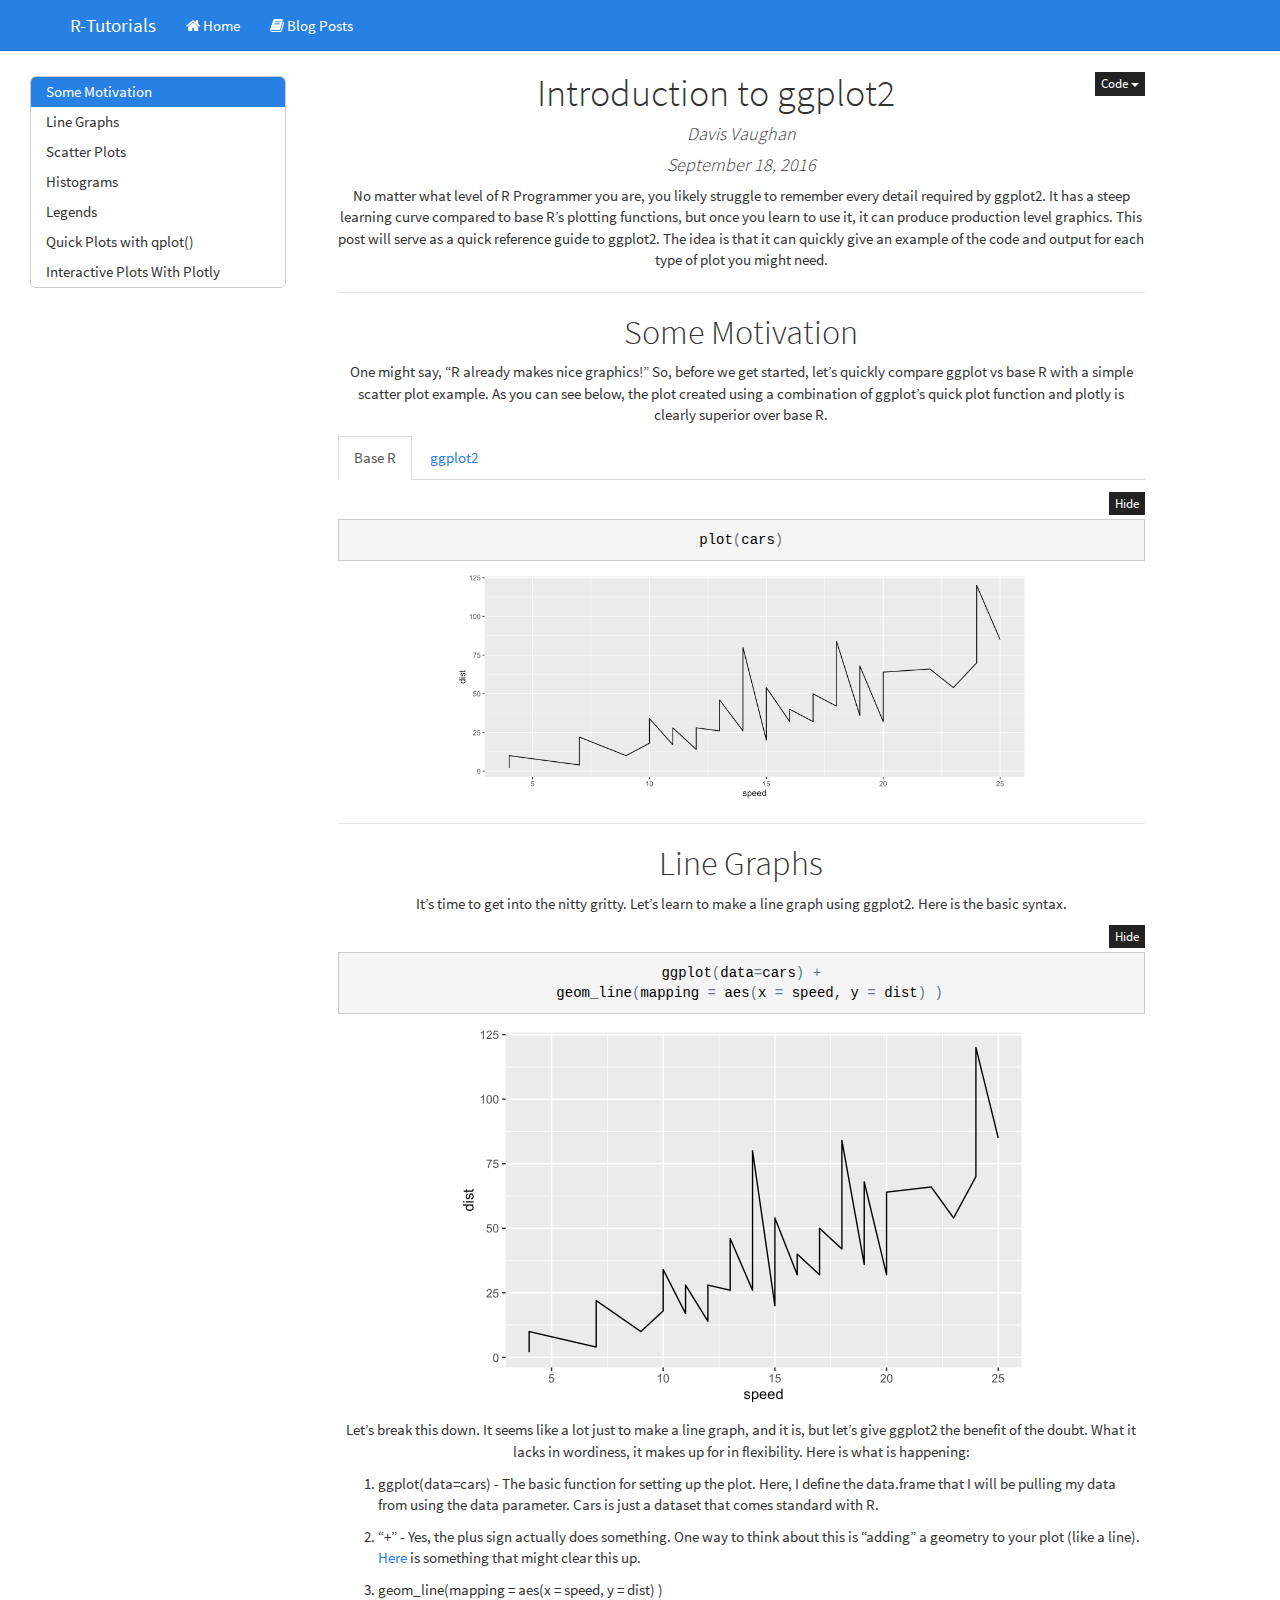
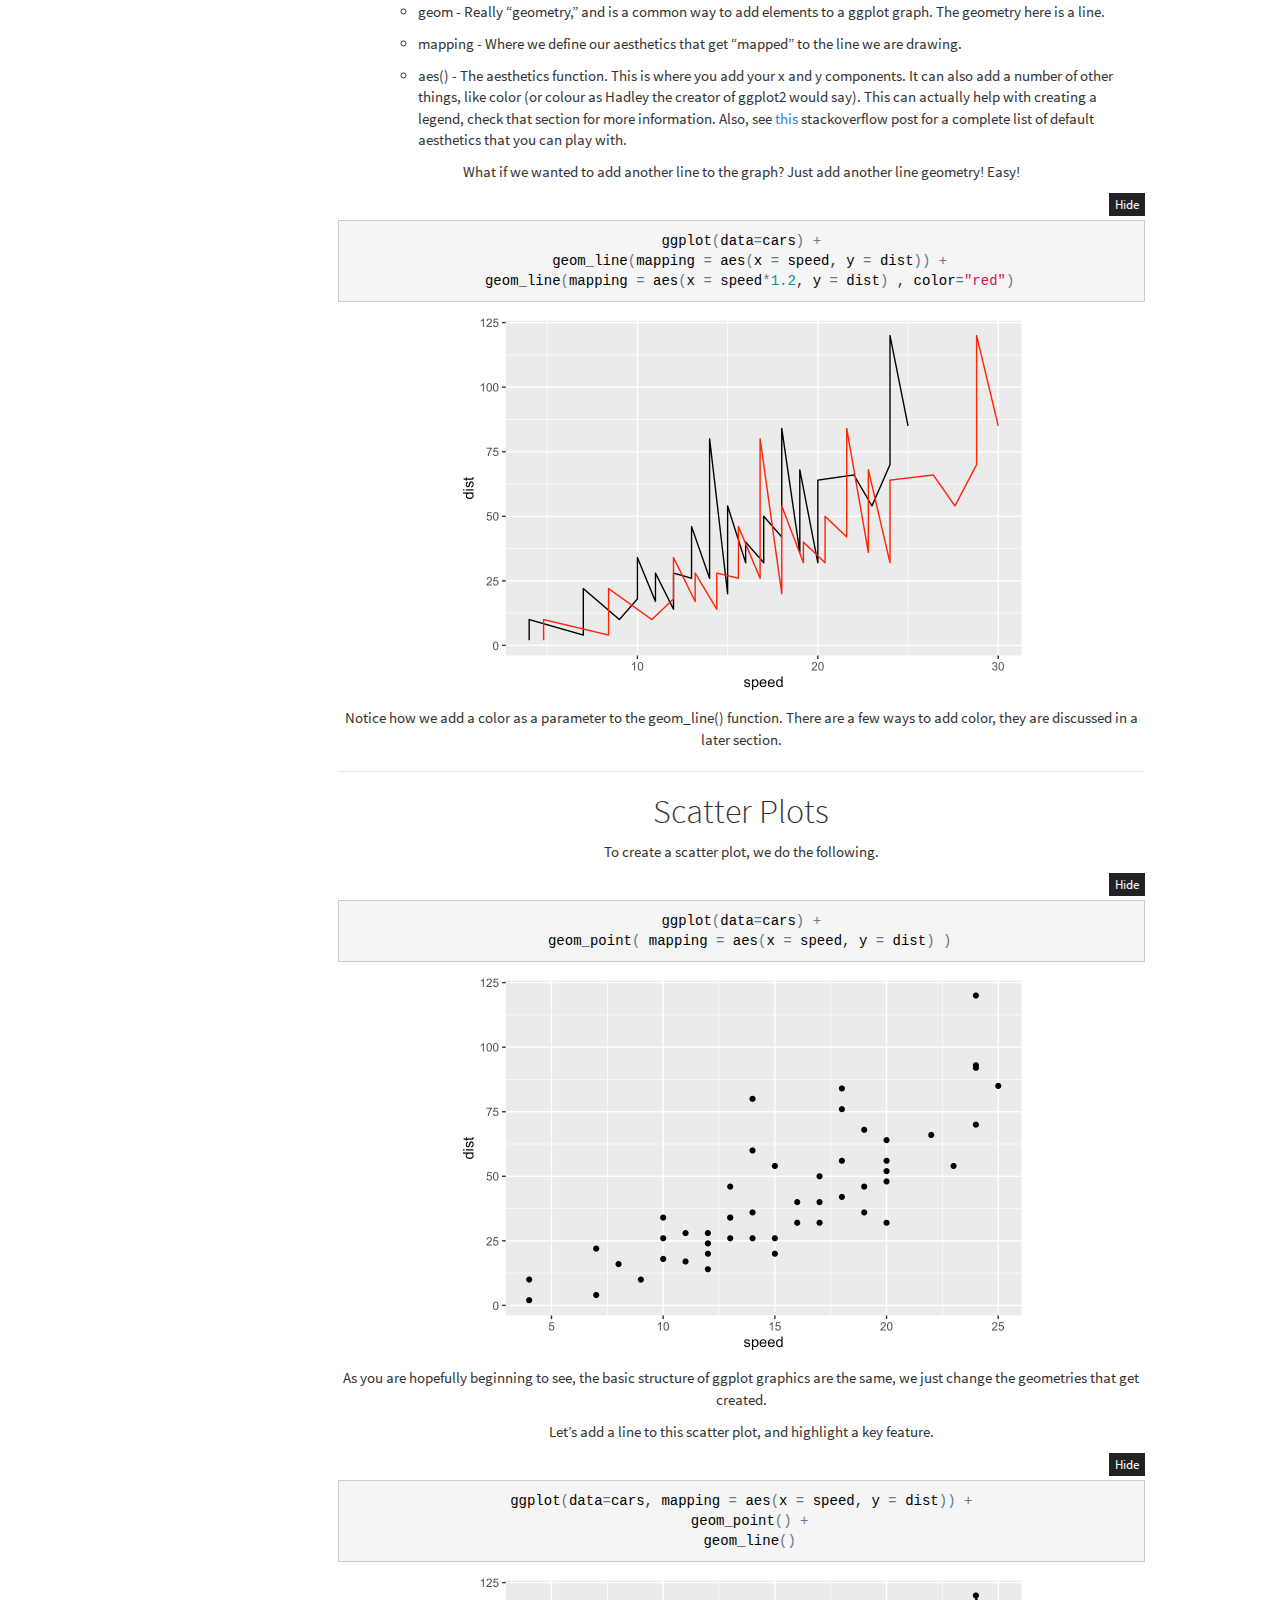
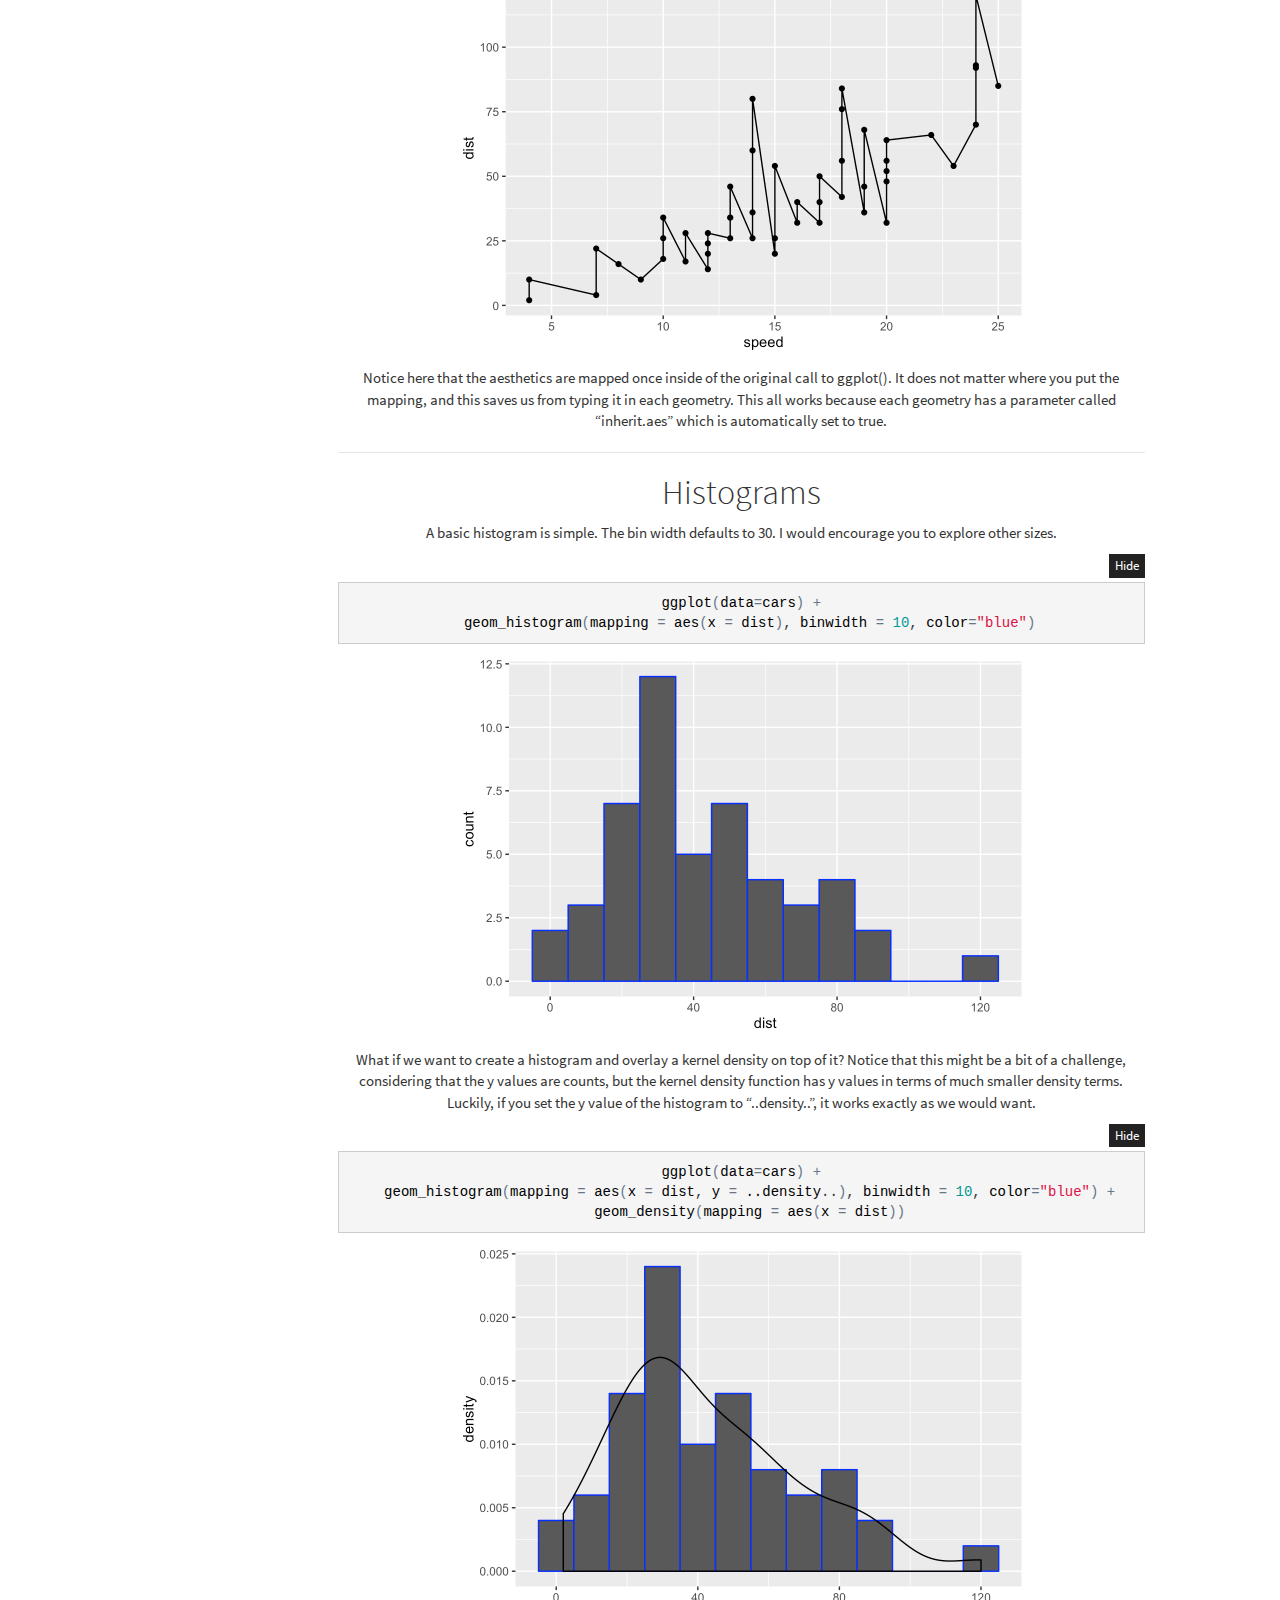
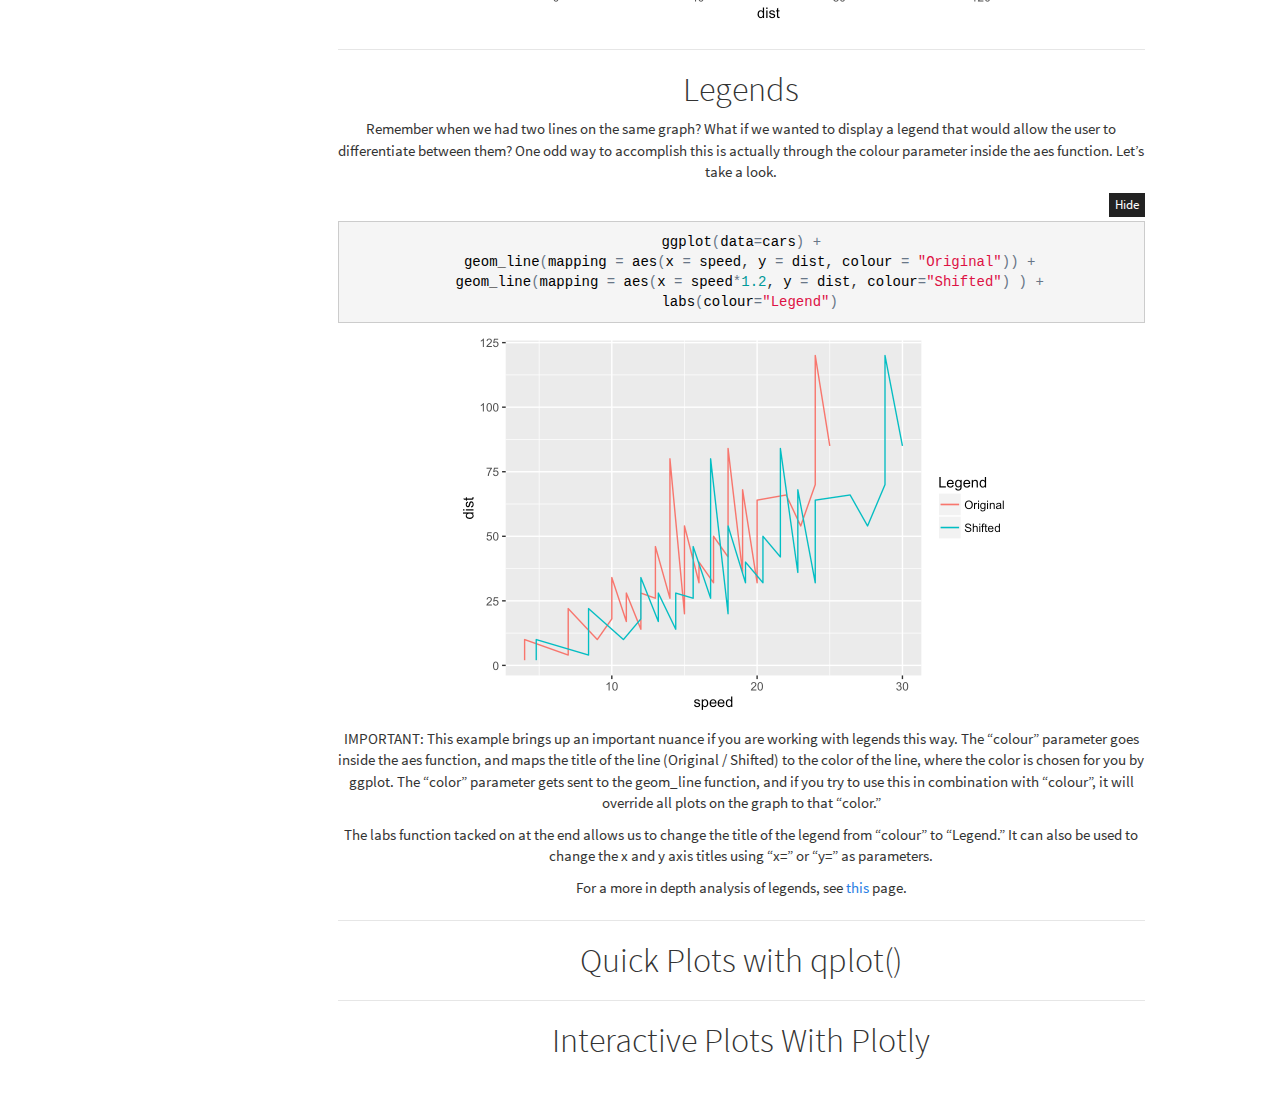
<file: blog_ggplot2_intro.html>
<!DOCTYPE html>

<html xmlns="http://www.w3.org/1999/xhtml">

<head>

<meta charset="utf-8">
<meta http-equiv="Content-Type" content="text/html; charset=utf-8" />
<meta name="generator" content="pandoc" />




<title></title>

<script src="site_libs/jquery-1.11.3/jquery.min.js"></script>
<meta name="viewport" content="width=device-width, initial-scale=1" />
<link href="site_libs/bootstrap-3.3.5/css/cosmo.min.css" rel="stylesheet" />
<script src="site_libs/bootstrap-3.3.5/js/bootstrap.min.js"></script>
<script src="site_libs/bootstrap-3.3.5/shim/html5shiv.min.js"></script>
<script src="site_libs/bootstrap-3.3.5/shim/respond.min.js"></script>
<script src="site_libs/jqueryui-1.11.4/jquery-ui.min.js"></script>
<link href="site_libs/tocify-1.9.1/jquery.tocify.css" rel="stylesheet" />
<script src="site_libs/tocify-1.9.1/jquery.tocify.js"></script>
<script src="site_libs/htmlwidgets-0.7/htmlwidgets.js"></script>
<link href="site_libs/plotlyjs-1.10.1/plotly-htmlwidgets.css" rel="stylesheet" />
<script src="site_libs/plotlyjs-1.10.1/plotly-latest.min.js"></script>
<script src="site_libs/plotly-binding-3.6.0/plotly.js"></script>
<link href="site_libs/font-awesome-4.5.0/css/font-awesome.min.css" rel="stylesheet" />

<style type="text/css">code{white-space: pre;}</style>
<link rel="stylesheet"
      href="site_libs/highlight/default.css"
      type="text/css" />
<script src="site_libs/highlight/highlight.js"></script>
<style type="text/css">
  pre:not([class]) {
    background-color: white;
  }
</style>
<script type="text/javascript">
if (window.hljs && document.readyState && document.readyState === "complete") {
   window.setTimeout(function() {
      hljs.initHighlighting();
   }, 0);
}
</script>



<style type="text/css">
h1 {
  font-size: 34px;
}
h1.title {
  font-size: 38px;
}
h2 {
  font-size: 30px;
}
h3 {
  font-size: 24px;
}
h4 {
  font-size: 18px;
}
h5 {
  font-size: 16px;
}
h6 {
  font-size: 12px;
}
.table th:not([align]) {
  text-align: left;
}
</style>

<link rel="stylesheet" href="custom.css" type="text/css" />

</head>

<body>

<style type = "text/css">
.main-container {
  max-width: 940px;
  margin-left: auto;
  margin-right: auto;
}
code {
  color: inherit;
  background-color: rgba(0, 0, 0, 0.04);
}
img {
  max-width:100%;
  height: auto;
}
.tabbed-pane {
  padding-top: 12px;
}
button.code-folding-btn:focus {
  outline: none;
}
</style>


<style type="text/css">
/* padding for bootstrap navbar */
body {
  padding-top: 51px;
  padding-bottom: 40px;
}
/* offset scroll position for anchor links (for fixed navbar)  */
.section h1 {
  padding-top: 56px;
  margin-top: -56px;
}

.section h2 {
  padding-top: 56px;
  margin-top: -56px;
}
.section h3 {
  padding-top: 56px;
  margin-top: -56px;
}
.section h4 {
  padding-top: 56px;
  margin-top: -56px;
}
.section h5 {
  padding-top: 56px;
  margin-top: -56px;
}
.section h6 {
  padding-top: 56px;
  margin-top: -56px;
}
</style>

<script>
// manage active state of menu based on current page
$(document).ready(function () {
  // active menu anchor
  href = window.location.pathname
  href = href.substr(href.lastIndexOf('/') + 1)
  if (href === "")
    href = "index.html";
  var menuAnchor = $('a[href="' + href + '"]');

  // mark it active
  menuAnchor.parent().addClass('active');

  // if it's got a parent navbar menu mark it active as well
  menuAnchor.closest('li.dropdown').addClass('active');
});
</script>


<div class="container-fluid main-container">

<!-- tabsets -->
<script src="site_libs/navigation-1.1/tabsets.js"></script>
<script>
$(document).ready(function () {
  window.buildTabsets("TOC");
});
</script>

<!-- code folding -->
<style type="text/css">
.code-folding-btn { margin-bottom: 4px; }
</style>
<script src="site_libs/navigation-1.1/codefolding.js"></script>
<script>
$(document).ready(function () {
  window.initializeCodeFolding("show" === "show");
});
</script>




<script>
$(document).ready(function ()  {

    // move toc-ignore selectors from section div to header
    $('div.section.toc-ignore')
        .removeClass('toc-ignore')
        .children('h1,h2,h3,h4,h5').addClass('toc-ignore');

    // establish options
    var options = {
      selectors: "h1,h2,h3",
      theme: "bootstrap3",
      context: '.toc-content',
      hashGenerator: function (text) {
        return text.replace(/[.\/?&!#<>]/g, '').replace(/\s/g, '_').toLowerCase();
      },
      ignoreSelector: ".toc-ignore",
      scrollTo: 0
    };
    options.showAndHide = true;
    options.smoothScroll = true;

    // tocify
    var toc = $("#TOC").tocify(options).data("toc-tocify");
});
</script>

<style type="text/css">

#TOC {
  margin: 25px 0px 20px 0px;
}
@media (max-width: 768px) {
#TOC {
  position: relative;
  width: 100%;
}
}


.toc-content {
  padding-left: 30px;
  padding-right: 40px;
}

div.main-container {
  max-width: 1200px;
}

div.tocify {
  width: 20%;
  max-width: 260px;
  max-height: 85%;
}

@media (min-width: 768px) and (max-width: 991px) {
  div.tocify {
    width: 25%;
  }
}

@media (max-width: 767px) {
  div.tocify {
    width: 100%;
    max-width: none;
  }
}

.tocify ul, .tocify li {
  line-height: 20px;
}

.tocify-subheader .tocify-item {
  font-size: 0.9em;
  padding-left: 5px;
}

.tocify .list-group-item {
  border-radius: 0px;
}


</style>

<!-- setup 3col/9col grid for toc_float and main content  -->
<div class="row-fluid">
<div class="col-xs-12 col-sm-4 col-md-3">
<div id="TOC" class="tocify">
</div>
</div>

<div class="toc-content col-xs-12 col-sm-8 col-md-9">




<div class="navbar navbar-inverse  navbar-fixed-top" role="navigation">
  <div class="container">
    <div class="navbar-header">
      <button type="button" class="navbar-toggle collapsed" data-toggle="collapse" data-target="#navbar">
        <span class="icon-bar"></span>
        <span class="icon-bar"></span>
        <span class="icon-bar"></span>
      </button>
      <a class="navbar-brand" href="index.html">R-Tutorials</a>
    </div>
    <div id="navbar" class="navbar-collapse collapse">
      <ul class="nav navbar-nav">
        <li>
  <a href="index.html">
    <span class="fa fa-home"></span>
     
    Home
  </a>
</li>
<li>
  <a href="nav_tutorials_toc.html">
    <span class="fa fa-book"></span>
     
    Blog Posts
  </a>
</li>
      </ul>
      <ul class="nav navbar-nav navbar-right">
        
      </ul>
    </div><!--/.nav-collapse -->
  </div><!--/.container -->
</div><!--/.navbar -->

<div class="fluid-row" id="header">

<div class="btn-group pull-right">
<button type="button" class="btn btn-default btn-xs dropdown-toggle" data-toggle="dropdown" aria-haspopup="true" aria-expanded="false"><span>Code</span> <span class="caret"></span></button>
<ul class="dropdown-menu" style="min-width: 50px;">
<li><a id="rmd-show-all-code" href="#">Show All Code</a></li>
<li><a id="rmd-hide-all-code" href="#">Hide All Code</a></li>
</ul>
</div>



<h1 class="title toc-ignore"><center>
Introduction to ggplot2
</center></h1>
<h4 class="author"><em><center>
Davis Vaughan
</center></em></h4>
<h4 class="date"><em><center>
September 18, 2016
</center></em></h4>

</div>


<center>
<p>No matter what level of R Programmer you are, you likely struggle to remember every detail required by ggplot2. It has a steep learning curve compared to base R’s plotting functions, but once you learn to use it, it can produce production level graphics. This post will serve as a quick reference guide to ggplot2. The idea is that it can quickly give an example of the code and output for each type of plot you might need.</p>
<hr />
<div id="some-motivation" class="section level1 tabset tabset-fade">
<h1>Some Motivation</h1>
<p>One might say, “R already makes nice graphics!” So, before we get started, let’s quickly compare ggplot vs base R with a simple scatter plot example. As you can see below, the plot created using a combination of ggplot’s quick plot function and plotly is clearly superior over base R.</p>
<div id="base-r" class="section level2">
<h2>Base R</h2>
<pre class="r"><code>plot(cars)</code></pre>
<p><img src="blog_ggplot2_intro_files/figure-html/unnamed-chunk-2-1.png" width="576" /></p>
<hr />
</div>
<div id="ggplot2" class="section level2">
<h2>ggplot2</h2>
<pre class="r"><code>#Create a nice plot using &quot;quick plot&quot;
prettyPlot &lt;- qplot(data=cars, x=speed, y=dist, geom=&quot;point&quot;)
#Make the plot interactive using ggplotly
ggplotly(prettyPlot, height = 400, width = 600)</code></pre>
<div id="htmlwidget-257f910bec213d062350" style="width:600px;height:400px;" class="plotly html-widget"></div>
<script type="application/json" data-for="htmlwidget-257f910bec213d062350">{"x":{"data":[{"x":[4,4,7,7,8,9,10,10,10,11,11,12,12,12,12,13,13,13,13,14,14,14,14,15,15,15,16,16,17,17,17,18,18,18,18,19,19,19,20,20,20,20,20,22,23,24,24,24,24,25],"y":[2,10,4,22,16,10,18,26,34,17,28,14,20,24,28,26,34,34,46,26,36,60,80,20,26,54,32,40,32,40,50,42,56,76,84,36,46,68,32,48,52,56,64,66,54,70,92,93,120,85],"text":["speed: 4<br>dist: 2","speed: 4<br>dist: 10","speed: 7<br>dist: 4","speed: 7<br>dist: 22","speed: 8<br>dist: 16","speed: 9<br>dist: 10","speed: 10<br>dist: 18","speed: 10<br>dist: 26","speed: 10<br>dist: 34","speed: 11<br>dist: 17","speed: 11<br>dist: 28","speed: 12<br>dist: 14","speed: 12<br>dist: 20","speed: 12<br>dist: 24","speed: 12<br>dist: 28","speed: 13<br>dist: 26","speed: 13<br>dist: 34","speed: 13<br>dist: 34","speed: 13<br>dist: 46","speed: 14<br>dist: 26","speed: 14<br>dist: 36","speed: 14<br>dist: 60","speed: 14<br>dist: 80","speed: 15<br>dist: 20","speed: 15<br>dist: 26","speed: 15<br>dist: 54","speed: 16<br>dist: 32","speed: 16<br>dist: 40","speed: 17<br>dist: 32","speed: 17<br>dist: 40","speed: 17<br>dist: 50","speed: 18<br>dist: 42","speed: 18<br>dist: 56","speed: 18<br>dist: 76","speed: 18<br>dist: 84","speed: 19<br>dist: 36","speed: 19<br>dist: 46","speed: 19<br>dist: 68","speed: 20<br>dist: 32","speed: 20<br>dist: 48","speed: 20<br>dist: 52","speed: 20<br>dist: 56","speed: 20<br>dist: 64","speed: 22<br>dist: 66","speed: 23<br>dist: 54","speed: 24<br>dist: 70","speed: 24<br>dist: 92","speed: 24<br>dist: 93","speed: 24<br>dist: 120","speed: 25<br>dist: 85"],"key":null,"type":"scatter","mode":"markers","marker":{"autocolorscale":false,"color":"rgba(0,0,0,1)","opacity":1,"size":5.66929133858268,"symbol":"circle","line":{"width":1.88976377952756,"color":"rgba(0,0,0,1)"}},"showlegend":false,"xaxis":"x","yaxis":"y","hoverinfo":"text","name":""}],"layout":{"margin":{"b":40.9132420091324,"l":43.1050228310502,"t":26.958904109589,"r":7.30593607305936},"plot_bgcolor":"rgba(235,235,235,1)","paper_bgcolor":"rgba(255,255,255,1)","font":{"color":"rgba(0,0,0,1)","family":"","size":14.6118721461187},"xaxis":{"type":"linear","autorange":false,"tickmode":"array","range":[2.95,26.05],"ticktext":["5","10","15","20","25"],"tickvals":[5,10,15,20,25],"ticks":"outside","tickcolor":"rgba(51,51,51,1)","ticklen":3.65296803652968,"tickwidth":0.66417600664176,"showticklabels":true,"tickfont":{"color":"rgba(77,77,77,1)","family":"","size":11.689497716895},"tickangle":-0,"showline":false,"linecolor":null,"linewidth":0,"showgrid":true,"domain":[0,1],"gridcolor":"rgba(255,255,255,1)","gridwidth":0.66417600664176,"zeroline":false,"anchor":"y","title":"speed","titlefont":{"color":"rgba(0,0,0,1)","family":"","size":14.6118721461187},"hoverformat":".2f"},"yaxis":{"type":"linear","autorange":false,"tickmode":"array","range":[-3.9,125.9],"ticktext":["0","25","50","75","100","125"],"tickvals":[0,25,50,75,100,125],"ticks":"outside","tickcolor":"rgba(51,51,51,1)","ticklen":3.65296803652968,"tickwidth":0.66417600664176,"showticklabels":true,"tickfont":{"color":"rgba(77,77,77,1)","family":"","size":11.689497716895},"tickangle":-0,"showline":false,"linecolor":null,"linewidth":0,"showgrid":true,"domain":[0,1],"gridcolor":"rgba(255,255,255,1)","gridwidth":0.66417600664176,"zeroline":false,"anchor":"x","title":"dist","titlefont":{"color":"rgba(0,0,0,1)","family":"","size":14.6118721461187},"hoverformat":".2f"},"shapes":[{"type":"rect","fillcolor":null,"line":{"color":null,"width":0,"linetype":[]},"yref":"paper","xref":"paper","x0":0,"x1":1,"y0":0,"y1":1}],"showlegend":false,"legend":{"bgcolor":"rgba(255,255,255,1)","bordercolor":"transparent","borderwidth":1.88976377952756,"font":{"color":"rgba(0,0,0,1)","family":"","size":11.689497716895}},"hovermode":"closest"},"width":600,"height":400,"source":"A","config":{"modeBarButtonsToRemove":["sendDataToCloud"]},"base_url":"https://plot.ly"},"evals":[],"jsHooks":[]}</script>
<hr />
</div>
</div>
<div id="line-graphs" class="section level1">
<h1>Line Graphs</h1>
<p>It’s time to get into the nitty gritty. Let’s learn to make a line graph using ggplot2. Here is the basic syntax.</p>
<pre class="r"><code>ggplot(data=cars) +
  geom_line(mapping = aes(x = speed, y = dist) )</code></pre>
<p><img src="blog_ggplot2_intro_files/figure-html/line-1.png" width="576" /></p>
<p>Let’s break this down. It seems like a lot just to make a line graph, and it is, but let’s give ggplot2 the benefit of the doubt. What it lacks in wordiness, it makes up for in flexibility. Here is what is happening:</p>
<div align="left">
<ol style="list-style-type: decimal">
<li><p>ggplot(data=cars) - The basic function for setting up the plot. Here, I define the data.frame that I will be pulling my data from using the data parameter. Cars is just a dataset that comes standard with R.</p></li>
<li><p>“+” - Yes, the plus sign actually does something. One way to think about this is “adding” a geometry to your plot (like a line). <a href="http://stackoverflow.com/questions/38166708/plus-sign-between-ggplot2-and-other-function-r">Here</a> is something that might clear this up.</p></li>
<li>geom_line(mapping = aes(x = speed, y = dist) )
<ul>
<li><p>geom - Really “geometry,” and is a common way to add elements to a ggplot graph. The geometry here is a line.</p></li>
<li><p>mapping - Where we define our aesthetics that get “mapped” to the line we are drawing.</p></li>
<li><p>aes() - The aesthetics function. This is where you add your x and y components. It can also add a number of other things, like color (or colour as Hadley the creator of ggplot2 would say). This can actually help with creating a legend, check that section for more information. Also, see <a href="http://stackoverflow.com/questions/11657380/is-there-a-table-or-catalog-of-aesthetics-for-ggplot2">this</a> stackoverflow post for a complete list of default aesthetics that you can play with.</p></li>
</ul></li>
</ol>
</div>
<p>What if we wanted to add another line to the graph? Just add another line geometry! Easy!</p>
<pre class="r"><code>ggplot(data=cars) +
  geom_line(mapping = aes(x = speed, y = dist)) +
  geom_line(mapping = aes(x = speed*1.2, y = dist) , color=&quot;red&quot;)</code></pre>
<p><img src="blog_ggplot2_intro_files/figure-html/2Lines-1.png" width="576" /></p>
<p>Notice how we add a color as a parameter to the geom_line() function. There are a few ways to add color, they are discussed in a later section.</p>
<hr />
</div>
<div id="scatter-plots" class="section level1">
<h1>Scatter Plots</h1>
<p>To create a scatter plot, we do the following.</p>
<pre class="r"><code>ggplot(data=cars) +
  geom_point( mapping = aes(x = speed, y = dist) )</code></pre>
<p><img src="blog_ggplot2_intro_files/figure-html/scatter-1.png" width="576" /></p>
<p>As you are hopefully beginning to see, the basic structure of ggplot graphics are the same, we just change the geometries that get created.</p>
<p>Let’s add a line to this scatter plot, and highlight a key feature.</p>
<pre class="r"><code>ggplot(data=cars, mapping = aes(x = speed, y = dist)) +
  geom_point() +
  geom_line()</code></pre>
<p><img src="blog_ggplot2_intro_files/figure-html/scatterAndLine-1.png" width="576" /></p>
<p>Notice here that the aesthetics are mapped once inside of the original call to ggplot(). It does not matter where you put the mapping, and this saves us from typing it in each geometry. This all works because each geometry has a parameter called “inherit.aes” which is automatically set to true.</p>
<hr />
</div>
<div id="histograms" class="section level1">
<h1>Histograms</h1>
<p>A basic histogram is simple. The bin width defaults to 30. I would encourage you to explore other sizes.</p>
<pre class="r"><code>ggplot(data=cars) +
  geom_histogram(mapping = aes(x = dist), binwidth = 10, color=&quot;blue&quot;)</code></pre>
<p><img src="blog_ggplot2_intro_files/figure-html/histogram-1.png" width="576" /></p>
<p>What if we want to create a histogram and overlay a kernel density on top of it? Notice that this might be a bit of a challenge, considering that the y values are counts, but the kernel density function has y values in terms of much smaller density terms. Luckily, if you set the y value of the histogram to “..density..”, it works exactly as we would want.</p>
<pre class="r"><code>ggplot(data=cars) +
  geom_histogram(mapping = aes(x = dist, y = ..density..), binwidth = 10, color=&quot;blue&quot;) +
  geom_density(mapping = aes(x = dist))</code></pre>
<p><img src="blog_ggplot2_intro_files/figure-html/histogramAndDensity-1.png" width="576" /></p>
<hr />
</div>
<div id="legends" class="section level1">
<h1>Legends</h1>
<p>Remember when we had two lines on the same graph? What if we wanted to display a legend that would allow the user to differentiate between them? One odd way to accomplish this is actually through the colour parameter inside the aes function. Let’s take a look.</p>
<pre class="r"><code>ggplot(data=cars) +
  geom_line(mapping = aes(x = speed, y = dist, colour = &quot;Original&quot;)) +
  geom_line(mapping = aes(x = speed*1.2, y = dist, colour=&quot;Shifted&quot;) ) +
  labs(colour=&quot;Legend&quot;)</code></pre>
<p><img src="blog_ggplot2_intro_files/figure-html/legend-1.png" width="576" /></p>
<p>IMPORTANT: This example brings up an important nuance if you are working with legends this way. The “colour” parameter goes inside the aes function, and maps the title of the line (Original / Shifted) to the color of the line, where the color is chosen for you by ggplot. The “color” parameter gets sent to the geom_line function, and if you try to use this in combination with “colour”, it will override all plots on the graph to that “color.”</p>
<p>The labs function tacked on at the end allows us to change the title of the legend from “colour” to “Legend.” It can also be used to change the x and y axis titles using “x=” or “y=” as parameters.</p>
<p>For a more in depth analysis of legends, see <a href="http://www.cookbook-r.com/Graphs/Legends_(ggplot2)/">this</a> page.</p>
<hr />
</div>
<div id="quick-plots-with-qplot" class="section level1">
<h1>Quick Plots with qplot()</h1>
<hr />
</div>
<div id="interactive-plots-with-plotly" class="section level1">
<h1>Interactive Plots With Plotly</h1>
</div>



</div>
</div>

</div>

<script>

// add bootstrap table styles to pandoc tables
$(document).ready(function () {
  $('tr.header').parent('thead').parent('table').addClass('table table-condensed');
});


</script>

<!-- dynamically load mathjax for compatibility with self-contained -->
<script>
  (function () {
    var script = document.createElement("script");
    script.type = "text/javascript";
    script.src  = "https://cdn.mathjax.org/mathjax/latest/MathJax.js?config=TeX-AMS-MML_HTMLorMML";
    document.getElementsByTagName("head")[0].appendChild(script);
  })();
</script>

</body>
</html>
</file>
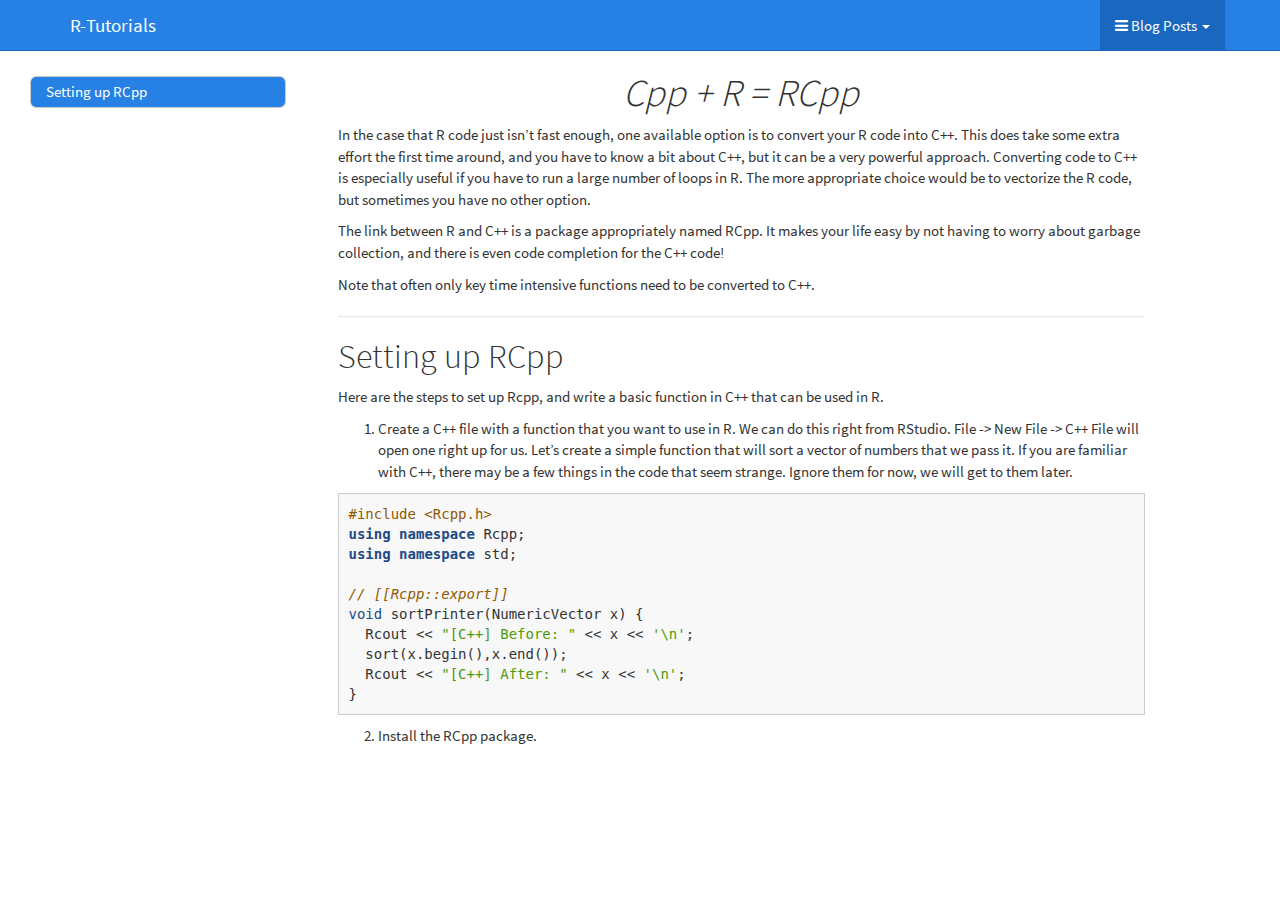
<file: blog_RCpp.html>
<!DOCTYPE html>

<html xmlns="http://www.w3.org/1999/xhtml">

<head>

<meta charset="utf-8">
<meta http-equiv="Content-Type" content="text/html; charset=utf-8" />
<meta name="generator" content="pandoc" />




<title></title>

<script src="site_libs/jquery-1.11.3/jquery.min.js"></script>
<meta name="viewport" content="width=device-width, initial-scale=1" />
<link href="site_libs/bootstrap-3.3.5/css/cosmo.min.css" rel="stylesheet" />
<script src="site_libs/bootstrap-3.3.5/js/bootstrap.min.js"></script>
<script src="site_libs/bootstrap-3.3.5/shim/html5shiv.min.js"></script>
<script src="site_libs/bootstrap-3.3.5/shim/respond.min.js"></script>
<script src="site_libs/jqueryui-1.11.4/jquery-ui.min.js"></script>
<link href="site_libs/tocify-1.9.1/jquery.tocify.css" rel="stylesheet" />
<script src="site_libs/tocify-1.9.1/jquery.tocify.js"></script>
<link href="site_libs/font-awesome-4.5.0/css/font-awesome.min.css" rel="stylesheet" />


<style type="text/css">code{white-space: pre;}</style>
<style type="text/css">
div.sourceCode { overflow-x: auto; }
table.sourceCode, tr.sourceCode, td.lineNumbers, td.sourceCode {
  margin: 0; padding: 0; vertical-align: baseline; border: none; }
table.sourceCode { width: 100%; line-height: 100%; background-color: #f8f8f8; }
td.lineNumbers { text-align: right; padding-right: 4px; padding-left: 4px; color: #aaaaaa; border-right: 1px solid #aaaaaa; }
td.sourceCode { padding-left: 5px; }
pre, code { background-color: #f8f8f8; }
code > span.kw { color: #204a87; font-weight: bold; } /* Keyword */
code > span.dt { color: #204a87; } /* DataType */
code > span.dv { color: #0000cf; } /* DecVal */
code > span.bn { color: #0000cf; } /* BaseN */
code > span.fl { color: #0000cf; } /* Float */
code > span.ch { color: #4e9a06; } /* Char */
code > span.st { color: #4e9a06; } /* String */
code > span.co { color: #8f5902; font-style: italic; } /* Comment */
code > span.ot { color: #8f5902; } /* Other */
code > span.al { color: #ef2929; } /* Alert */
code > span.fu { color: #000000; } /* Function */
code > span.er { color: #a40000; font-weight: bold; } /* Error */
code > span.wa { color: #8f5902; font-weight: bold; font-style: italic; } /* Warning */
code > span.cn { color: #000000; } /* Constant */
code > span.sc { color: #000000; } /* SpecialChar */
code > span.vs { color: #4e9a06; } /* VerbatimString */
code > span.ss { color: #4e9a06; } /* SpecialString */
code > span.im { } /* Import */
code > span.va { color: #000000; } /* Variable */
code > span.cf { color: #204a87; font-weight: bold; } /* ControlFlow */
code > span.op { color: #ce5c00; font-weight: bold; } /* Operator */
code > span.pp { color: #8f5902; font-style: italic; } /* Preprocessor */
code > span.ex { } /* Extension */
code > span.at { color: #c4a000; } /* Attribute */
code > span.do { color: #8f5902; font-weight: bold; font-style: italic; } /* Documentation */
code > span.an { color: #8f5902; font-weight: bold; font-style: italic; } /* Annotation */
code > span.cv { color: #8f5902; font-weight: bold; font-style: italic; } /* CommentVar */
code > span.in { color: #8f5902; font-weight: bold; font-style: italic; } /* Information */
</style>
<style type="text/css">
  pre:not([class]) {
    background-color: white;
  }
</style>


<style type="text/css">
h1 {
  font-size: 34px;
}
h1.title {
  font-size: 38px;
}
h2 {
  font-size: 30px;
}
h3 {
  font-size: 24px;
}
h4 {
  font-size: 18px;
}
h5 {
  font-size: 16px;
}
h6 {
  font-size: 12px;
}
.table th:not([align]) {
  text-align: left;
}
</style>

<link rel="stylesheet" href="custom.css" type="text/css" />

</head>

<body>

<style type = "text/css">
.main-container {
  max-width: 940px;
  margin-left: auto;
  margin-right: auto;
}
code {
  color: inherit;
  background-color: rgba(0, 0, 0, 0.04);
}
img {
  max-width:100%;
  height: auto;
}
.tabbed-pane {
  padding-top: 12px;
}
button.code-folding-btn:focus {
  outline: none;
}
</style>


<style type="text/css">
/* padding for bootstrap navbar */
body {
  padding-top: 51px;
  padding-bottom: 40px;
}
/* offset scroll position for anchor links (for fixed navbar)  */
.section h1 {
  padding-top: 56px;
  margin-top: -56px;
}

.section h2 {
  padding-top: 56px;
  margin-top: -56px;
}
.section h3 {
  padding-top: 56px;
  margin-top: -56px;
}
.section h4 {
  padding-top: 56px;
  margin-top: -56px;
}
.section h5 {
  padding-top: 56px;
  margin-top: -56px;
}
.section h6 {
  padding-top: 56px;
  margin-top: -56px;
}
</style>

<script>
// manage active state of menu based on current page
$(document).ready(function () {
  // active menu anchor
  href = window.location.pathname
  href = href.substr(href.lastIndexOf('/') + 1)
  if (href === "")
    href = "index.html";
  var menuAnchor = $('a[href="' + href + '"]');

  // mark it active
  menuAnchor.parent().addClass('active');

  // if it's got a parent navbar menu mark it active as well
  menuAnchor.closest('li.dropdown').addClass('active');
});
</script>


<div class="container-fluid main-container">

<!-- tabsets -->
<script src="site_libs/navigation-1.1/tabsets.js"></script>
<script>
$(document).ready(function () {
  window.buildTabsets("TOC");
});
</script>

<!-- code folding -->




<script>
$(document).ready(function ()  {

    // move toc-ignore selectors from section div to header
    $('div.section.toc-ignore')
        .removeClass('toc-ignore')
        .children('h1,h2,h3,h4,h5').addClass('toc-ignore');

    // establish options
    var options = {
      selectors: "h1,h2,h3",
      theme: "bootstrap3",
      context: '.toc-content',
      hashGenerator: function (text) {
        return text.replace(/[.\/?&!#<>]/g, '').replace(/\s/g, '_').toLowerCase();
      },
      ignoreSelector: ".toc-ignore",
      scrollTo: 0
    };
    options.showAndHide = true;
    options.smoothScroll = true;

    // tocify
    var toc = $("#TOC").tocify(options).data("toc-tocify");
});
</script>

<style type="text/css">

#TOC {
  margin: 25px 0px 20px 0px;
}
@media (max-width: 768px) {
#TOC {
  position: relative;
  width: 100%;
}
}


.toc-content {
  padding-left: 30px;
  padding-right: 40px;
}

div.main-container {
  max-width: 1200px;
}

div.tocify {
  width: 20%;
  max-width: 260px;
  max-height: 85%;
}

@media (min-width: 768px) and (max-width: 991px) {
  div.tocify {
    width: 25%;
  }
}

@media (max-width: 767px) {
  div.tocify {
    width: 100%;
    max-width: none;
  }
}

.tocify ul, .tocify li {
  line-height: 20px;
}

.tocify-subheader .tocify-item {
  font-size: 0.9em;
  padding-left: 5px;
}

.tocify .list-group-item {
  border-radius: 0px;
}


</style>

<!-- setup 3col/9col grid for toc_float and main content  -->
<div class="row-fluid">
<div class="col-xs-12 col-sm-4 col-md-3">
<div id="TOC" class="tocify">
</div>
</div>

<div class="toc-content col-xs-12 col-sm-8 col-md-9">




<div class="navbar navbar-inverse  navbar-fixed-top" role="navigation">
  <div class="container">
    <div class="navbar-header">
      <button type="button" class="navbar-toggle collapsed" data-toggle="collapse" data-target="#navbar">
        <span class="icon-bar"></span>
        <span class="icon-bar"></span>
        <span class="icon-bar"></span>
      </button>
      <a class="navbar-brand" href="index.html">R-Tutorials</a>
    </div>
    <div id="navbar" class="navbar-collapse collapse">
      <ul class="nav navbar-nav">
        
      </ul>
      <ul class="nav navbar-nav navbar-right">
        <li class="dropdown">
  <a href="#" class="dropdown-toggle" data-toggle="dropdown" role="button" aria-expanded="false">
    <span class="fa fa-bars"></span>
     
    Blog Posts
     
    <span class="caret"></span>
  </a>
  <ul class="dropdown-menu" role="menu">
    <li class="dropdown-header">Data Visualization</li>
    <li>
      <a href="blog_ggplot2.html">ggplot2</a>
    </li>
    <li class="divider"></li>
    <li class="dropdown-header">Analytics and Performance</li>
    <li>
      <a href="blog_RCpp.html">Cpp + R = RCpp</a>
    </li>
  </ul>
</li>
      </ul>
    </div><!--/.nav-collapse -->
  </div><!--/.container -->
</div><!--/.navbar -->

<div class="fluid-row" id="header">



<h1 class="title toc-ignore"><center>
<em>Cpp + R = RCpp</em>
</center></h1>

</div>


<p>In the case that R code just isn’t fast enough, one available option is to convert your R code into C++. This does take some extra effort the first time around, and you have to know a bit about C++, but it can be a very powerful approach. Converting code to C++ is especially useful if you have to run a large number of loops in R. The more appropriate choice would be to vectorize the R code, but sometimes you have no other option.</p>
<p>The link between R and C++ is a package appropriately named RCpp. It makes your life easy by not having to worry about garbage collection, and there is even code completion for the C++ code!</p>
<p>Note that often only key time intensive functions need to be converted to C++.</p>
<hr />
<div id="setting-up-rcpp" class="section level1">
<h1>Setting up RCpp</h1>
<p>Here are the steps to set up Rcpp, and write a basic function in C++ that can be used in R.</p>
<ol style="list-style-type: decimal">
<li>Create a C++ file with a function that you want to use in R. We can do this right from RStudio. File -&gt; New File -&gt; C++ File will open one right up for us. Let’s create a simple function that will sort a vector of numbers that we pass it. If you are familiar with C++, there may be a few things in the code that seem strange. Ignore them for now, we will get to them later.</li>
</ol>
<div class="sourceCode"><pre class="sourceCode cpp"><code class="sourceCode cpp"><span class="ot">#include &lt;Rcpp.h&gt;</span>
<span class="kw">using</span> <span class="kw">namespace</span> Rcpp;
<span class="kw">using</span> <span class="kw">namespace</span> std;

<span class="co">// [[Rcpp::export]]</span>
<span class="dt">void</span> sortPrinter(NumericVector x) {
  Rcout &lt;&lt; <span class="st">&quot;[C++] Before: &quot;</span> &lt;&lt; x &lt;&lt; <span class="st">&#39;</span><span class="ch">\n</span><span class="st">&#39;</span>; 
  sort(x.begin(),x.end());
  Rcout &lt;&lt; <span class="st">&quot;[C++] After: &quot;</span> &lt;&lt; x &lt;&lt; <span class="st">&#39;</span><span class="ch">\n</span><span class="st">&#39;</span>;  
}</code></pre></div>
<ol start="2" style="list-style-type: decimal">
<li>Install the RCpp package.</li>
</ol>
</div>



</div>
</div>

</div>

<script>

// add bootstrap table styles to pandoc tables
$(document).ready(function () {
  $('tr.header').parent('thead').parent('table').addClass('table table-condensed');
});


</script>

<!-- dynamically load mathjax for compatibility with self-contained -->
<script>
  (function () {
    var script = document.createElement("script");
    script.type = "text/javascript";
    script.src  = "https://cdn.mathjax.org/mathjax/latest/MathJax.js?config=TeX-AMS-MML_HTMLorMML";
    document.getElementsByTagName("head")[0].appendChild(script);
  })();
</script>

</body>
</html>
</file>
<file: site_libs/plotlyjs-1.16.3/plotly-htmlwidgets.css>
/*
just here so that plotly works
correctly with ioslides.
see https://github.com/ropensci/plotly/issues/463
*/

slide:not(.current) .plotly.html-widget{
  display: none;
}
</file>
<file: custom.css>
#TOC {
  left: 1;
}

body {
max-width: 1200px;
}
</file>
<file: site_libs/plotlyjs-1.10.1/plotly-htmlwidgets.css>
/*
just here so that plotly works
correctly with ioslides.
see https://github.com/ropensci/plotly/issues/463
*/

slide:not(.current) .plotly.html-widget{
  display: none;
}
</file>
<file: site_libs/highlight/default.css>
pre .operator,
pre .paren {
 color: rgb(104, 118, 135)
}

pre .literal {
 color: #990073
}

pre .number {
 color: #099;
}

pre .comment {
 color: #998;
 font-style: italic
}

pre .keyword {
 color: #900;
 font-weight: bold
}

pre .identifier {
 color: rgb(0, 0, 0);
}

pre .string {
 color: #d14;
}
</file>
<file: site_libs/bootstrap-3.3.5/css/cosmo.min.css>
@font-face {
  font-family: 'Source Sans Pro';
  font-style: normal;
  font-weight: 300;
  src: url(fonts/SourceSansProLight.ttf) format('truetype');
}
@font-face {
  font-family: 'Source Sans Pro';
  font-style: normal;
  font-weight: 400;
  src: url(fonts/SourceSansPro.ttf) format('truetype');
}
@font-face {
  font-family: 'Source Sans Pro';
  font-style: normal;
  font-weight: 700;
  src: url(fonts/SourceSansProBold.ttf) format('truetype');
}

/*!
 * bootswatch v3.3.6
 * Homepage: http://bootswatch.com
 * Copyright 2012-2015 Thomas Park
 * Licensed under MIT
 * Based on Bootstrap
*//*!
 * Bootstrap v3.3.6 (http://getbootstrap.com)
 * Copyright 2011-2015 Twitter, Inc.
 * Licensed under MIT (https://github.com/twbs/bootstrap/blob/master/LICENSE)
 *//*! normalize.css v3.0.3 | MIT License | github.com/necolas/normalize.css */html{font-family:sans-serif;-ms-text-size-adjust:100%;-webkit-text-size-adjust:100%}body{margin:0}article,aside,details,figcaption,figure,footer,header,hgroup,main,menu,nav,section,summary{display:block}audio,canvas,progress,video{display:inline-block;vertical-align:baseline}audio:not([controls]){display:none;height:0}[hidden],template{display:none}a{background-color:transparent}a:active,a:hover{outline:0}abbr[title]{border-bottom:1px dotted}b,strong{font-weight:bold}dfn{font-style:italic}h1{font-size:2em;margin:0.67em 0}mark{background:#ff0;color:#000}small{font-size:80%}sub,sup{font-size:75%;line-height:0;position:relative;vertical-align:baseline}sup{top:-0.5em}sub{bottom:-0.25em}img{border:0}svg:not(:root){overflow:hidden}figure{margin:1em 40px}hr{-webkit-box-sizing:content-box;-moz-box-sizing:content-box;box-sizing:content-box;height:0}pre{overflow:auto}code,kbd,pre,samp{font-family:monospace, monospace;font-size:1em}button,input,optgroup,select,textarea{color:inherit;font:inherit;margin:0}button{overflow:visible}button,select{text-transform:none}button,html input[type="button"],input[type="reset"],input[type="submit"]{-webkit-appearance:button;cursor:pointer}button[disabled],html input[disabled]{cursor:default}button::-moz-focus-inner,input::-moz-focus-inner{border:0;padding:0}input{line-height:normal}input[type="checkbox"],input[type="radio"]{-webkit-box-sizing:border-box;-moz-box-sizing:border-box;box-sizing:border-box;padding:0}input[type="number"]::-webkit-inner-spin-button,input[type="number"]::-webkit-outer-spin-button{height:auto}input[type="search"]{-webkit-appearance:textfield;-webkit-box-sizing:content-box;-moz-box-sizing:content-box;box-sizing:content-box}input[type="search"]::-webkit-search-cancel-button,input[type="search"]::-webkit-search-decoration{-webkit-appearance:none}fieldset{border:1px solid #c0c0c0;margin:0 2px;padding:0.35em 0.625em 0.75em}legend{border:0;padding:0}textarea{overflow:auto}optgroup{font-weight:bold}table{border-collapse:collapse;border-spacing:0}td,th{padding:0}/*! Source: https://github.com/h5bp/html5-boilerplate/blob/master/src/css/main.css */@media print{*,*:before,*:after{background:transparent !important;color:#000 !important;-webkit-box-shadow:none !important;box-shadow:none !important;text-shadow:none !important}a,a:visited{text-decoration:underline}a[href]:after{content:" (" attr(href) ")"}abbr[title]:after{content:" (" attr(title) ")"}a[href^="#"]:after,a[href^="javascript:"]:after{content:""}pre,blockquote{border:1px solid #999;page-break-inside:avoid}thead{display:table-header-group}tr,img{page-break-inside:avoid}img{max-width:100% !important}p,h2,h3{orphans:3;widows:3}h2,h3{page-break-after:avoid}.navbar{display:none}.btn>.caret,.dropup>.btn>.caret{border-top-color:#000 !important}.label{border:1px solid #000}.table{border-collapse:collapse !important}.table td,.table th{background-color:#fff !important}.table-bordered th,.table-bordered td{border:1px solid #ddd !important}}@font-face{font-family:'Glyphicons Halflings';src:url('../fonts/glyphicons-halflings-regular.eot');src:url('../fonts/glyphicons-halflings-regular.eot?#iefix') format('embedded-opentype'),url('../fonts/glyphicons-halflings-regular.woff') format('woff'),url('../fonts/glyphicons-halflings-regular.ttf') format('truetype'),url('../fonts/glyphicons-halflings-regular.svg#glyphicons_halflingsregular') format('svg')}.glyphicon{position:relative;top:1px;display:inline-block;font-family:'Glyphicons Halflings';font-style:normal;font-weight:normal;line-height:1;-webkit-font-smoothing:antialiased;-moz-osx-font-smoothing:grayscale}.glyphicon-asterisk:before{content:"\002a"}.glyphicon-plus:before{content:"\002b"}.glyphicon-euro:before,.glyphicon-eur:before{content:"\20ac"}.glyphicon-minus:before{content:"\2212"}.glyphicon-cloud:before{content:"\2601"}.glyphicon-envelope:before{content:"\2709"}.glyphicon-pencil:before{content:"\270f"}.glyphicon-glass:before{content:"\e001"}.glyphicon-music:before{content:"\e002"}.glyphicon-search:before{content:"\e003"}.glyphicon-heart:before{content:"\e005"}.glyphicon-star:before{content:"\e006"}.glyphicon-star-empty:before{content:"\e007"}.glyphicon-user:before{content:"\e008"}.glyphicon-film:before{content:"\e009"}.glyphicon-th-large:before{content:"\e010"}.glyphicon-th:before{content:"\e011"}.glyphicon-th-list:before{content:"\e012"}.glyphicon-ok:before{content:"\e013"}.glyphicon-remove:before{content:"\e014"}.glyphicon-zoom-in:before{content:"\e015"}.glyphicon-zoom-out:before{content:"\e016"}.glyphicon-off:before{content:"\e017"}.glyphicon-signal:before{content:"\e018"}.glyphicon-cog:before{content:"\e019"}.glyphicon-trash:before{content:"\e020"}.glyphicon-home:before{content:"\e021"}.glyphicon-file:before{content:"\e022"}.glyphicon-time:before{content:"\e023"}.glyphicon-road:before{content:"\e024"}.glyphicon-download-alt:before{content:"\e025"}.glyphicon-download:before{content:"\e026"}.glyphicon-upload:before{content:"\e027"}.glyphicon-inbox:before{content:"\e028"}.glyphicon-play-circle:before{content:"\e029"}.glyphicon-repeat:before{content:"\e030"}.glyphicon-refresh:before{content:"\e031"}.glyphicon-list-alt:before{content:"\e032"}.glyphicon-lock:before{content:"\e033"}.glyphicon-flag:before{content:"\e034"}.glyphicon-headphones:before{content:"\e035"}.glyphicon-volume-off:before{content:"\e036"}.glyphicon-volume-down:before{content:"\e037"}.glyphicon-volume-up:before{content:"\e038"}.glyphicon-qrcode:before{content:"\e039"}.glyphicon-barcode:before{content:"\e040"}.glyphicon-tag:before{content:"\e041"}.glyphicon-tags:before{content:"\e042"}.glyphicon-book:before{content:"\e043"}.glyphicon-bookmark:before{content:"\e044"}.glyphicon-print:before{content:"\e045"}.glyphicon-camera:before{content:"\e046"}.glyphicon-font:before{content:"\e047"}.glyphicon-bold:before{content:"\e048"}.glyphicon-italic:before{content:"\e049"}.glyphicon-text-height:before{content:"\e050"}.glyphicon-text-width:before{content:"\e051"}.glyphicon-align-left:before{content:"\e052"}.glyphicon-align-center:before{content:"\e053"}.glyphicon-align-right:before{content:"\e054"}.glyphicon-align-justify:before{content:"\e055"}.glyphicon-list:before{content:"\e056"}.glyphicon-indent-left:before{content:"\e057"}.glyphicon-indent-right:before{content:"\e058"}.glyphicon-facetime-video:before{content:"\e059"}.glyphicon-picture:before{content:"\e060"}.glyphicon-map-marker:before{content:"\e062"}.glyphicon-adjust:before{content:"\e063"}.glyphicon-tint:before{content:"\e064"}.glyphicon-edit:before{content:"\e065"}.glyphicon-share:before{content:"\e066"}.glyphicon-check:before{content:"\e067"}.glyphicon-move:before{content:"\e068"}.glyphicon-step-backward:before{content:"\e069"}.glyphicon-fast-backward:before{content:"\e070"}.glyphicon-backward:before{content:"\e071"}.glyphicon-play:before{content:"\e072"}.glyphicon-pause:before{content:"\e073"}.glyphicon-stop:before{content:"\e074"}.glyphicon-forward:before{content:"\e075"}.glyphicon-fast-forward:before{content:"\e076"}.glyphicon-step-forward:before{content:"\e077"}.glyphicon-eject:before{content:"\e078"}.glyphicon-chevron-left:before{content:"\e079"}.glyphicon-chevron-right:before{content:"\e080"}.glyphicon-plus-sign:before{content:"\e081"}.glyphicon-minus-sign:before{content:"\e082"}.glyphicon-remove-sign:before{content:"\e083"}.glyphicon-ok-sign:before{content:"\e084"}.glyphicon-question-sign:before{content:"\e085"}.glyphicon-info-sign:before{content:"\e086"}.glyphicon-screenshot:before{content:"\e087"}.glyphicon-remove-circle:before{content:"\e088"}.glyphicon-ok-circle:before{content:"\e089"}.glyphicon-ban-circle:before{content:"\e090"}.glyphicon-arrow-left:before{content:"\e091"}.glyphicon-arrow-right:before{content:"\e092"}.glyphicon-arrow-up:before{content:"\e093"}.glyphicon-arrow-down:before{content:"\e094"}.glyphicon-share-alt:before{content:"\e095"}.glyphicon-resize-full:before{content:"\e096"}.glyphicon-resize-small:before{content:"\e097"}.glyphicon-exclamation-sign:before{content:"\e101"}.glyphicon-gift:before{content:"\e102"}.glyphicon-leaf:before{content:"\e103"}.glyphicon-fire:before{content:"\e104"}.glyphicon-eye-open:before{content:"\e105"}.glyphicon-eye-close:before{content:"\e106"}.glyphicon-warning-sign:before{content:"\e107"}.glyphicon-plane:before{content:"\e108"}.glyphicon-calendar:before{content:"\e109"}.glyphicon-random:before{content:"\e110"}.glyphicon-comment:before{content:"\e111"}.glyphicon-magnet:before{content:"\e112"}.glyphicon-chevron-up:before{content:"\e113"}.glyphicon-chevron-down:before{content:"\e114"}.glyphicon-retweet:before{content:"\e115"}.glyphicon-shopping-cart:before{content:"\e116"}.glyphicon-folder-close:before{content:"\e117"}.glyphicon-folder-open:before{content:"\e118"}.glyphicon-resize-vertical:before{content:"\e119"}.glyphicon-resize-horizontal:before{content:"\e120"}.glyphicon-hdd:before{content:"\e121"}.glyphicon-bullhorn:before{content:"\e122"}.glyphicon-bell:before{content:"\e123"}.glyphicon-certificate:before{content:"\e124"}.glyphicon-thumbs-up:before{content:"\e125"}.glyphicon-thumbs-down:before{content:"\e126"}.glyphicon-hand-right:before{content:"\e127"}.glyphicon-hand-left:before{content:"\e128"}.glyphicon-hand-up:before{content:"\e129"}.glyphicon-hand-down:before{content:"\e130"}.glyphicon-circle-arrow-right:before{content:"\e131"}.glyphicon-circle-arrow-left:before{content:"\e132"}.glyphicon-circle-arrow-up:before{content:"\e133"}.glyphicon-circle-arrow-down:before{content:"\e134"}.glyphicon-globe:before{content:"\e135"}.glyphicon-wrench:before{content:"\e136"}.glyphicon-tasks:before{content:"\e137"}.glyphicon-filter:before{content:"\e138"}.glyphicon-briefcase:before{content:"\e139"}.glyphicon-fullscreen:before{content:"\e140"}.glyphicon-dashboard:before{content:"\e141"}.glyphicon-paperclip:before{content:"\e142"}.glyphicon-heart-empty:before{content:"\e143"}.glyphicon-link:before{content:"\e144"}.glyphicon-phone:before{content:"\e145"}.glyphicon-pushpin:before{content:"\e146"}.glyphicon-usd:before{content:"\e148"}.glyphicon-gbp:before{content:"\e149"}.glyphicon-sort:before{content:"\e150"}.glyphicon-sort-by-alphabet:before{content:"\e151"}.glyphicon-sort-by-alphabet-alt:before{content:"\e152"}.glyphicon-sort-by-order:before{content:"\e153"}.glyphicon-sort-by-order-alt:before{content:"\e154"}.glyphicon-sort-by-attributes:before{content:"\e155"}.glyphicon-sort-by-attributes-alt:before{content:"\e156"}.glyphicon-unchecked:before{content:"\e157"}.glyphicon-expand:before{content:"\e158"}.glyphicon-collapse-down:before{content:"\e159"}.glyphicon-collapse-up:before{content:"\e160"}.glyphicon-log-in:before{content:"\e161"}.glyphicon-flash:before{content:"\e162"}.glyphicon-log-out:before{content:"\e163"}.glyphicon-new-window:before{content:"\e164"}.glyphicon-record:before{content:"\e165"}.glyphicon-save:before{content:"\e166"}.glyphicon-open:before{content:"\e167"}.glyphicon-saved:before{content:"\e168"}.glyphicon-import:before{content:"\e169"}.glyphicon-export:before{content:"\e170"}.glyphicon-send:before{content:"\e171"}.glyphicon-floppy-disk:before{content:"\e172"}.glyphicon-floppy-saved:before{content:"\e173"}.glyphicon-floppy-remove:before{content:"\e174"}.glyphicon-floppy-save:before{content:"\e175"}.glyphicon-floppy-open:before{content:"\e176"}.glyphicon-credit-card:before{content:"\e177"}.glyphicon-transfer:before{content:"\e178"}.glyphicon-cutlery:before{content:"\e179"}.glyphicon-header:before{content:"\e180"}.glyphicon-compressed:before{content:"\e181"}.glyphicon-earphone:before{content:"\e182"}.glyphicon-phone-alt:before{content:"\e183"}.glyphicon-tower:before{content:"\e184"}.glyphicon-stats:before{content:"\e185"}.glyphicon-sd-video:before{content:"\e186"}.glyphicon-hd-video:before{content:"\e187"}.glyphicon-subtitles:before{content:"\e188"}.glyphicon-sound-stereo:before{content:"\e189"}.glyphicon-sound-dolby:before{content:"\e190"}.glyphicon-sound-5-1:before{content:"\e191"}.glyphicon-sound-6-1:before{content:"\e192"}.glyphicon-sound-7-1:before{content:"\e193"}.glyphicon-copyright-mark:before{content:"\e194"}.glyphicon-registration-mark:before{content:"\e195"}.glyphicon-cloud-download:before{content:"\e197"}.glyphicon-cloud-upload:before{content:"\e198"}.glyphicon-tree-conifer:before{content:"\e199"}.glyphicon-tree-deciduous:before{content:"\e200"}.glyphicon-cd:before{content:"\e201"}.glyphicon-save-file:before{content:"\e202"}.glyphicon-open-file:before{content:"\e203"}.glyphicon-level-up:before{content:"\e204"}.glyphicon-copy:before{content:"\e205"}.glyphicon-paste:before{content:"\e206"}.glyphicon-alert:before{content:"\e209"}.glyphicon-equalizer:before{content:"\e210"}.glyphicon-king:before{content:"\e211"}.glyphicon-queen:before{content:"\e212"}.glyphicon-pawn:before{content:"\e213"}.glyphicon-bishop:before{content:"\e214"}.glyphicon-knight:before{content:"\e215"}.glyphicon-baby-formula:before{content:"\e216"}.glyphicon-tent:before{content:"\26fa"}.glyphicon-blackboard:before{content:"\e218"}.glyphicon-bed:before{content:"\e219"}.glyphicon-apple:before{content:"\f8ff"}.glyphicon-erase:before{content:"\e221"}.glyphicon-hourglass:before{content:"\231b"}.glyphicon-lamp:before{content:"\e223"}.glyphicon-duplicate:before{content:"\e224"}.glyphicon-piggy-bank:before{content:"\e225"}.glyphicon-scissors:before{content:"\e226"}.glyphicon-bitcoin:before{content:"\e227"}.glyphicon-btc:before{content:"\e227"}.glyphicon-xbt:before{content:"\e227"}.glyphicon-yen:before{content:"\00a5"}.glyphicon-jpy:before{content:"\00a5"}.glyphicon-ruble:before{content:"\20bd"}.glyphicon-rub:before{content:"\20bd"}.glyphicon-scale:before{content:"\e230"}.glyphicon-ice-lolly:before{content:"\e231"}.glyphicon-ice-lolly-tasted:before{content:"\e232"}.glyphicon-education:before{content:"\e233"}.glyphicon-option-horizontal:before{content:"\e234"}.glyphicon-option-vertical:before{content:"\e235"}.glyphicon-menu-hamburger:before{content:"\e236"}.glyphicon-modal-window:before{content:"\e237"}.glyphicon-oil:before{content:"\e238"}.glyphicon-grain:before{content:"\e239"}.glyphicon-sunglasses:before{content:"\e240"}.glyphicon-text-size:before{content:"\e241"}.glyphicon-text-color:before{content:"\e242"}.glyphicon-text-background:before{content:"\e243"}.glyphicon-object-align-top:before{content:"\e244"}.glyphicon-object-align-bottom:before{content:"\e245"}.glyphicon-object-align-horizontal:before{content:"\e246"}.glyphicon-object-align-left:before{content:"\e247"}.glyphicon-object-align-vertical:before{content:"\e248"}.glyphicon-object-align-right:before{content:"\e249"}.glyphicon-triangle-right:before{content:"\e250"}.glyphicon-triangle-left:before{content:"\e251"}.glyphicon-triangle-bottom:before{content:"\e252"}.glyphicon-triangle-top:before{content:"\e253"}.glyphicon-console:before{content:"\e254"}.glyphicon-superscript:before{content:"\e255"}.glyphicon-subscript:before{content:"\e256"}.glyphicon-menu-left:before{content:"\e257"}.glyphicon-menu-right:before{content:"\e258"}.glyphicon-menu-down:before{content:"\e259"}.glyphicon-menu-up:before{content:"\e260"}*{-webkit-box-sizing:border-box;-moz-box-sizing:border-box;box-sizing:border-box}*:before,*:after{-webkit-box-sizing:border-box;-moz-box-sizing:border-box;box-sizing:border-box}html{font-size:10px;-webkit-tap-highlight-color:rgba(0,0,0,0)}body{font-family:"Source Sans Pro",Calibri,Candara,Arial,sans-serif;font-size:15px;line-height:1.42857143;color:#333333;background-color:#ffffff}input,button,select,textarea{font-family:inherit;font-size:inherit;line-height:inherit}a{color:#2780e3;text-decoration:none}a:hover,a:focus{color:#165ba8;text-decoration:underline}a:focus{outline:thin dotted;outline:5px auto -webkit-focus-ring-color;outline-offset:-2px}figure{margin:0}img{vertical-align:middle}.img-responsive,.thumbnail>img,.thumbnail a>img,.carousel-inner>.item>img,.carousel-inner>.item>a>img{display:block;max-width:100%;height:auto}.img-rounded{border-radius:0}.img-thumbnail{padding:4px;line-height:1.42857143;background-color:#ffffff;border:1px solid #dddddd;border-radius:0;-webkit-transition:all .2s ease-in-out;-o-transition:all .2s ease-in-out;transition:all .2s ease-in-out;display:inline-block;max-width:100%;height:auto}.img-circle{border-radius:50%}hr{margin-top:21px;margin-bottom:21px;border:0;border-top:1px solid #e6e6e6}.sr-only{position:absolute;width:1px;height:1px;margin:-1px;padding:0;overflow:hidden;clip:rect(0, 0, 0, 0);border:0}.sr-only-focusable:active,.sr-only-focusable:focus{position:static;width:auto;height:auto;margin:0;overflow:visible;clip:auto}[role="button"]{cursor:pointer}h1,h2,h3,h4,h5,h6,.h1,.h2,.h3,.h4,.h5,.h6{font-family:"Source Sans Pro",Calibri,Candara,Arial,sans-serif;font-weight:300;line-height:1.1;color:inherit}h1 small,h2 small,h3 small,h4 small,h5 small,h6 small,.h1 small,.h2 small,.h3 small,.h4 small,.h5 small,.h6 small,h1 .small,h2 .small,h3 .small,h4 .small,h5 .small,h6 .small,.h1 .small,.h2 .small,.h3 .small,.h4 .small,.h5 .small,.h6 .small{font-weight:normal;line-height:1;color:#999999}h1,.h1,h2,.h2,h3,.h3{margin-top:21px;margin-bottom:10.5px}h1 small,.h1 small,h2 small,.h2 small,h3 small,.h3 small,h1 .small,.h1 .small,h2 .small,.h2 .small,h3 .small,.h3 .small{font-size:65%}h4,.h4,h5,.h5,h6,.h6{margin-top:10.5px;margin-bottom:10.5px}h4 small,.h4 small,h5 small,.h5 small,h6 small,.h6 small,h4 .small,.h4 .small,h5 .small,.h5 .small,h6 .small,.h6 .small{font-size:75%}h1,.h1{font-size:39px}h2,.h2{font-size:32px}h3,.h3{font-size:26px}h4,.h4{font-size:19px}h5,.h5{font-size:15px}h6,.h6{font-size:13px}p{margin:0 0 10.5px}.lead{margin-bottom:21px;font-size:17px;font-weight:300;line-height:1.4}@media (min-width:768px){.lead{font-size:22.5px}}small,.small{font-size:86%}mark,.mark{background-color:#ff7518;padding:.2em}.text-left{text-align:left}.text-right{text-align:right}.text-center{text-align:center}.text-justify{text-align:justify}.text-nowrap{white-space:nowrap}.text-lowercase{text-transform:lowercase}.text-uppercase{text-transform:uppercase}.text-capitalize{text-transform:capitalize}.text-muted{color:#999999}.text-primary{color:#2780e3}a.text-primary:hover,a.text-primary:focus{color:#1967be}.text-success{color:#ffffff}a.text-success:hover,a.text-success:focus{color:#e6e6e6}.text-info{color:#ffffff}a.text-info:hover,a.text-info:focus{color:#e6e6e6}.text-warning{color:#ffffff}a.text-warning:hover,a.text-warning:focus{color:#e6e6e6}.text-danger{color:#ffffff}a.text-danger:hover,a.text-danger:focus{color:#e6e6e6}.bg-primary{color:#fff;background-color:#2780e3}a.bg-primary:hover,a.bg-primary:focus{background-color:#1967be}.bg-success{background-color:#3fb618}a.bg-success:hover,a.bg-success:focus{background-color:#2f8912}.bg-info{background-color:#9954bb}a.bg-info:hover,a.bg-info:focus{background-color:#7e3f9d}.bg-warning{background-color:#ff7518}a.bg-warning:hover,a.bg-warning:focus{background-color:#e45c00}.bg-danger{background-color:#ff0039}a.bg-danger:hover,a.bg-danger:focus{background-color:#cc002e}.page-header{padding-bottom:9.5px;margin:42px 0 21px;border-bottom:1px solid #e6e6e6}ul,ol{margin-top:0;margin-bottom:10.5px}ul ul,ol ul,ul ol,ol ol{margin-bottom:0}.list-unstyled{padding-left:0;list-style:none}.list-inline{padding-left:0;list-style:none;margin-left:-5px}.list-inline>li{display:inline-block;padding-left:5px;padding-right:5px}dl{margin-top:0;margin-bottom:21px}dt,dd{line-height:1.42857143}dt{font-weight:bold}dd{margin-left:0}@media (min-width:768px){.dl-horizontal dt{float:left;width:160px;clear:left;text-align:right;overflow:hidden;text-overflow:ellipsis;white-space:nowrap}.dl-horizontal dd{margin-left:180px}}abbr[title],abbr[data-original-title]{cursor:help;border-bottom:1px dotted #999999}.initialism{font-size:90%;text-transform:uppercase}blockquote{padding:10.5px 21px;margin:0 0 21px;font-size:18.75px;border-left:5px solid #e6e6e6}blockquote p:last-child,blockquote ul:last-child,blockquote ol:last-child{margin-bottom:0}blockquote footer,blockquote small,blockquote .small{display:block;font-size:80%;line-height:1.42857143;color:#999999}blockquote footer:before,blockquote small:before,blockquote .small:before{content:'\2014 \00A0'}.blockquote-reverse,blockquote.pull-right{padding-right:15px;padding-left:0;border-right:5px solid #e6e6e6;border-left:0;text-align:right}.blockquote-reverse footer:before,blockquote.pull-right footer:before,.blockquote-reverse small:before,blockquote.pull-right small:before,.blockquote-reverse .small:before,blockquote.pull-right .small:before{content:''}.blockquote-reverse footer:after,blockquote.pull-right footer:after,.blockquote-reverse small:after,blockquote.pull-right small:after,.blockquote-reverse .small:after,blockquote.pull-right .small:after{content:'\00A0 \2014'}address{margin-bottom:21px;font-style:normal;line-height:1.42857143}code,kbd,pre,samp{font-family:monospace}code{padding:2px 4px;font-size:90%;color:#c7254e;background-color:#f9f2f4;border-radius:0}kbd{padding:2px 4px;font-size:90%;color:#ffffff;background-color:#333333;border-radius:0;-webkit-box-shadow:inset 0 -1px 0 rgba(0,0,0,0.25);box-shadow:inset 0 -1px 0 rgba(0,0,0,0.25)}kbd kbd{padding:0;font-size:100%;font-weight:bold;-webkit-box-shadow:none;box-shadow:none}pre{display:block;padding:10px;margin:0 0 10.5px;font-size:14px;line-height:1.42857143;word-break:break-all;word-wrap:break-word;color:#333333;background-color:#f5f5f5;border:1px solid #cccccc;border-radius:0}pre code{padding:0;font-size:inherit;color:inherit;white-space:pre-wrap;background-color:transparent;border-radius:0}.pre-scrollable{max-height:340px;overflow-y:scroll}.container{margin-right:auto;margin-left:auto;padding-left:15px;padding-right:15px}@media (min-width:768px){.container{width:750px}}@media (min-width:992px){.container{width:970px}}@media (min-width:1200px){.container{width:1170px}}.container-fluid{margin-right:auto;margin-left:auto;padding-left:15px;padding-right:15px}.row{margin-left:-15px;margin-right:-15px}.col-xs-1,.col-sm-1,.col-md-1,.col-lg-1,.col-xs-2,.col-sm-2,.col-md-2,.col-lg-2,.col-xs-3,.col-sm-3,.col-md-3,.col-lg-3,.col-xs-4,.col-sm-4,.col-md-4,.col-lg-4,.col-xs-5,.col-sm-5,.col-md-5,.col-lg-5,.col-xs-6,.col-sm-6,.col-md-6,.col-lg-6,.col-xs-7,.col-sm-7,.col-md-7,.col-lg-7,.col-xs-8,.col-sm-8,.col-md-8,.col-lg-8,.col-xs-9,.col-sm-9,.col-md-9,.col-lg-9,.col-xs-10,.col-sm-10,.col-md-10,.col-lg-10,.col-xs-11,.col-sm-11,.col-md-11,.col-lg-11,.col-xs-12,.col-sm-12,.col-md-12,.col-lg-12{position:relative;min-height:1px;padding-left:15px;padding-right:15px}.col-xs-1,.col-xs-2,.col-xs-3,.col-xs-4,.col-xs-5,.col-xs-6,.col-xs-7,.col-xs-8,.col-xs-9,.col-xs-10,.col-xs-11,.col-xs-12{float:left}.col-xs-12{width:100%}.col-xs-11{width:91.66666667%}.col-xs-10{width:83.33333333%}.col-xs-9{width:75%}.col-xs-8{width:66.66666667%}.col-xs-7{width:58.33333333%}.col-xs-6{width:50%}.col-xs-5{width:41.66666667%}.col-xs-4{width:33.33333333%}.col-xs-3{width:25%}.col-xs-2{width:16.66666667%}.col-xs-1{width:8.33333333%}.col-xs-pull-12{right:100%}.col-xs-pull-11{right:91.66666667%}.col-xs-pull-10{right:83.33333333%}.col-xs-pull-9{right:75%}.col-xs-pull-8{right:66.66666667%}.col-xs-pull-7{right:58.33333333%}.col-xs-pull-6{right:50%}.col-xs-pull-5{right:41.66666667%}.col-xs-pull-4{right:33.33333333%}.col-xs-pull-3{right:25%}.col-xs-pull-2{right:16.66666667%}.col-xs-pull-1{right:8.33333333%}.col-xs-pull-0{right:auto}.col-xs-push-12{left:100%}.col-xs-push-11{left:91.66666667%}.col-xs-push-10{left:83.33333333%}.col-xs-push-9{left:75%}.col-xs-push-8{left:66.66666667%}.col-xs-push-7{left:58.33333333%}.col-xs-push-6{left:50%}.col-xs-push-5{left:41.66666667%}.col-xs-push-4{left:33.33333333%}.col-xs-push-3{left:25%}.col-xs-push-2{left:16.66666667%}.col-xs-push-1{left:8.33333333%}.col-xs-push-0{left:auto}.col-xs-offset-12{margin-left:100%}.col-xs-offset-11{margin-left:91.66666667%}.col-xs-offset-10{margin-left:83.33333333%}.col-xs-offset-9{margin-left:75%}.col-xs-offset-8{margin-left:66.66666667%}.col-xs-offset-7{margin-left:58.33333333%}.col-xs-offset-6{margin-left:50%}.col-xs-offset-5{margin-left:41.66666667%}.col-xs-offset-4{margin-left:33.33333333%}.col-xs-offset-3{margin-left:25%}.col-xs-offset-2{margin-left:16.66666667%}.col-xs-offset-1{margin-left:8.33333333%}.col-xs-offset-0{margin-left:0%}@media (min-width:768px){.col-sm-1,.col-sm-2,.col-sm-3,.col-sm-4,.col-sm-5,.col-sm-6,.col-sm-7,.col-sm-8,.col-sm-9,.col-sm-10,.col-sm-11,.col-sm-12{float:left}.col-sm-12{width:100%}.col-sm-11{width:91.66666667%}.col-sm-10{width:83.33333333%}.col-sm-9{width:75%}.col-sm-8{width:66.66666667%}.col-sm-7{width:58.33333333%}.col-sm-6{width:50%}.col-sm-5{width:41.66666667%}.col-sm-4{width:33.33333333%}.col-sm-3{width:25%}.col-sm-2{width:16.66666667%}.col-sm-1{width:8.33333333%}.col-sm-pull-12{right:100%}.col-sm-pull-11{right:91.66666667%}.col-sm-pull-10{right:83.33333333%}.col-sm-pull-9{right:75%}.col-sm-pull-8{right:66.66666667%}.col-sm-pull-7{right:58.33333333%}.col-sm-pull-6{right:50%}.col-sm-pull-5{right:41.66666667%}.col-sm-pull-4{right:33.33333333%}.col-sm-pull-3{right:25%}.col-sm-pull-2{right:16.66666667%}.col-sm-pull-1{right:8.33333333%}.col-sm-pull-0{right:auto}.col-sm-push-12{left:100%}.col-sm-push-11{left:91.66666667%}.col-sm-push-10{left:83.33333333%}.col-sm-push-9{left:75%}.col-sm-push-8{left:66.66666667%}.col-sm-push-7{left:58.33333333%}.col-sm-push-6{left:50%}.col-sm-push-5{left:41.66666667%}.col-sm-push-4{left:33.33333333%}.col-sm-push-3{left:25%}.col-sm-push-2{left:16.66666667%}.col-sm-push-1{left:8.33333333%}.col-sm-push-0{left:auto}.col-sm-offset-12{margin-left:100%}.col-sm-offset-11{margin-left:91.66666667%}.col-sm-offset-10{margin-left:83.33333333%}.col-sm-offset-9{margin-left:75%}.col-sm-offset-8{margin-left:66.66666667%}.col-sm-offset-7{margin-left:58.33333333%}.col-sm-offset-6{margin-left:50%}.col-sm-offset-5{margin-left:41.66666667%}.col-sm-offset-4{margin-left:33.33333333%}.col-sm-offset-3{margin-left:25%}.col-sm-offset-2{margin-left:16.66666667%}.col-sm-offset-1{margin-left:8.33333333%}.col-sm-offset-0{margin-left:0%}}@media (min-width:992px){.col-md-1,.col-md-2,.col-md-3,.col-md-4,.col-md-5,.col-md-6,.col-md-7,.col-md-8,.col-md-9,.col-md-10,.col-md-11,.col-md-12{float:left}.col-md-12{width:100%}.col-md-11{width:91.66666667%}.col-md-10{width:83.33333333%}.col-md-9{width:75%}.col-md-8{width:66.66666667%}.col-md-7{width:58.33333333%}.col-md-6{width:50%}.col-md-5{width:41.66666667%}.col-md-4{width:33.33333333%}.col-md-3{width:25%}.col-md-2{width:16.66666667%}.col-md-1{width:8.33333333%}.col-md-pull-12{right:100%}.col-md-pull-11{right:91.66666667%}.col-md-pull-10{right:83.33333333%}.col-md-pull-9{right:75%}.col-md-pull-8{right:66.66666667%}.col-md-pull-7{right:58.33333333%}.col-md-pull-6{right:50%}.col-md-pull-5{right:41.66666667%}.col-md-pull-4{right:33.33333333%}.col-md-pull-3{right:25%}.col-md-pull-2{right:16.66666667%}.col-md-pull-1{right:8.33333333%}.col-md-pull-0{right:auto}.col-md-push-12{left:100%}.col-md-push-11{left:91.66666667%}.col-md-push-10{left:83.33333333%}.col-md-push-9{left:75%}.col-md-push-8{left:66.66666667%}.col-md-push-7{left:58.33333333%}.col-md-push-6{left:50%}.col-md-push-5{left:41.66666667%}.col-md-push-4{left:33.33333333%}.col-md-push-3{left:25%}.col-md-push-2{left:16.66666667%}.col-md-push-1{left:8.33333333%}.col-md-push-0{left:auto}.col-md-offset-12{margin-left:100%}.col-md-offset-11{margin-left:91.66666667%}.col-md-offset-10{margin-left:83.33333333%}.col-md-offset-9{margin-left:75%}.col-md-offset-8{margin-left:66.66666667%}.col-md-offset-7{margin-left:58.33333333%}.col-md-offset-6{margin-left:50%}.col-md-offset-5{margin-left:41.66666667%}.col-md-offset-4{margin-left:33.33333333%}.col-md-offset-3{margin-left:25%}.col-md-offset-2{margin-left:16.66666667%}.col-md-offset-1{margin-left:8.33333333%}.col-md-offset-0{margin-left:0%}}@media (min-width:1200px){.col-lg-1,.col-lg-2,.col-lg-3,.col-lg-4,.col-lg-5,.col-lg-6,.col-lg-7,.col-lg-8,.col-lg-9,.col-lg-10,.col-lg-11,.col-lg-12{float:left}.col-lg-12{width:100%}.col-lg-11{width:91.66666667%}.col-lg-10{width:83.33333333%}.col-lg-9{width:75%}.col-lg-8{width:66.66666667%}.col-lg-7{width:58.33333333%}.col-lg-6{width:50%}.col-lg-5{width:41.66666667%}.col-lg-4{width:33.33333333%}.col-lg-3{width:25%}.col-lg-2{width:16.66666667%}.col-lg-1{width:8.33333333%}.col-lg-pull-12{right:100%}.col-lg-pull-11{right:91.66666667%}.col-lg-pull-10{right:83.33333333%}.col-lg-pull-9{right:75%}.col-lg-pull-8{right:66.66666667%}.col-lg-pull-7{right:58.33333333%}.col-lg-pull-6{right:50%}.col-lg-pull-5{right:41.66666667%}.col-lg-pull-4{right:33.33333333%}.col-lg-pull-3{right:25%}.col-lg-pull-2{right:16.66666667%}.col-lg-pull-1{right:8.33333333%}.col-lg-pull-0{right:auto}.col-lg-push-12{left:100%}.col-lg-push-11{left:91.66666667%}.col-lg-push-10{left:83.33333333%}.col-lg-push-9{left:75%}.col-lg-push-8{left:66.66666667%}.col-lg-push-7{left:58.33333333%}.col-lg-push-6{left:50%}.col-lg-push-5{left:41.66666667%}.col-lg-push-4{left:33.33333333%}.col-lg-push-3{left:25%}.col-lg-push-2{left:16.66666667%}.col-lg-push-1{left:8.33333333%}.col-lg-push-0{left:auto}.col-lg-offset-12{margin-left:100%}.col-lg-offset-11{margin-left:91.66666667%}.col-lg-offset-10{margin-left:83.33333333%}.col-lg-offset-9{margin-left:75%}.col-lg-offset-8{margin-left:66.66666667%}.col-lg-offset-7{margin-left:58.33333333%}.col-lg-offset-6{margin-left:50%}.col-lg-offset-5{margin-left:41.66666667%}.col-lg-offset-4{margin-left:33.33333333%}.col-lg-offset-3{margin-left:25%}.col-lg-offset-2{margin-left:16.66666667%}.col-lg-offset-1{margin-left:8.33333333%}.col-lg-offset-0{margin-left:0%}}table{background-color:transparent}caption{padding-top:8px;padding-bottom:8px;color:#999999;text-align:left}th{}.table{width:100%;max-width:100%;margin-bottom:21px}.table>thead>tr>th,.table>tbody>tr>th,.table>tfoot>tr>th,.table>thead>tr>td,.table>tbody>tr>td,.table>tfoot>tr>td{padding:8px;line-height:1.42857143;vertical-align:top;border-top:1px solid #dddddd}.table>thead>tr>th{vertical-align:bottom;border-bottom:2px solid #dddddd}.table>caption+thead>tr:first-child>th,.table>colgroup+thead>tr:first-child>th,.table>thead:first-child>tr:first-child>th,.table>caption+thead>tr:first-child>td,.table>colgroup+thead>tr:first-child>td,.table>thead:first-child>tr:first-child>td{border-top:0}.table>tbody+tbody{border-top:2px solid #dddddd}.table .table{background-color:#ffffff}.table-condensed>thead>tr>th,.table-condensed>tbody>tr>th,.table-condensed>tfoot>tr>th,.table-condensed>thead>tr>td,.table-condensed>tbody>tr>td,.table-condensed>tfoot>tr>td{padding:5px}.table-bordered{border:1px solid #dddddd}.table-bordered>thead>tr>th,.table-bordered>tbody>tr>th,.table-bordered>tfoot>tr>th,.table-bordered>thead>tr>td,.table-bordered>tbody>tr>td,.table-bordered>tfoot>tr>td{border:1px solid #dddddd}.table-bordered>thead>tr>th,.table-bordered>thead>tr>td{border-bottom-width:2px}.table-striped>tbody>tr:nth-of-type(odd){background-color:#f9f9f9}.table-hover>tbody>tr:hover{background-color:#f5f5f5}table col[class*="col-"]{position:static;float:none;display:table-column}table td[class*="col-"],table th[class*="col-"]{position:static;float:none;display:table-cell}.table>thead>tr>td.active,.table>tbody>tr>td.active,.table>tfoot>tr>td.active,.table>thead>tr>th.active,.table>tbody>tr>th.active,.table>tfoot>tr>th.active,.table>thead>tr.active>td,.table>tbody>tr.active>td,.table>tfoot>tr.active>td,.table>thead>tr.active>th,.table>tbody>tr.active>th,.table>tfoot>tr.active>th{background-color:#f5f5f5}.table-hover>tbody>tr>td.active:hover,.table-hover>tbody>tr>th.active:hover,.table-hover>tbody>tr.active:hover>td,.table-hover>tbody>tr:hover>.active,.table-hover>tbody>tr.active:hover>th{background-color:#e8e8e8}.table>thead>tr>td.success,.table>tbody>tr>td.success,.table>tfoot>tr>td.success,.table>thead>tr>th.success,.table>tbody>tr>th.success,.table>tfoot>tr>th.success,.table>thead>tr.success>td,.table>tbody>tr.success>td,.table>tfoot>tr.success>td,.table>thead>tr.success>th,.table>tbody>tr.success>th,.table>tfoot>tr.success>th{background-color:#3fb618}.table-hover>tbody>tr>td.success:hover,.table-hover>tbody>tr>th.success:hover,.table-hover>tbody>tr.success:hover>td,.table-hover>tbody>tr:hover>.success,.table-hover>tbody>tr.success:hover>th{background-color:#379f15}.table>thead>tr>td.info,.table>tbody>tr>td.info,.table>tfoot>tr>td.info,.table>thead>tr>th.info,.table>tbody>tr>th.info,.table>tfoot>tr>th.info,.table>thead>tr.info>td,.table>tbody>tr.info>td,.table>tfoot>tr.info>td,.table>thead>tr.info>th,.table>tbody>tr.info>th,.table>tfoot>tr.info>th{background-color:#9954bb}.table-hover>tbody>tr>td.info:hover,.table-hover>tbody>tr>th.info:hover,.table-hover>tbody>tr.info:hover>td,.table-hover>tbody>tr:hover>.info,.table-hover>tbody>tr.info:hover>th{background-color:#8d46b0}.table>thead>tr>td.warning,.table>tbody>tr>td.warning,.table>tfoot>tr>td.warning,.table>thead>tr>th.warning,.table>tbody>tr>th.warning,.table>tfoot>tr>th.warning,.table>thead>tr.warning>td,.table>tbody>tr.warning>td,.table>tfoot>tr.warning>td,.table>thead>tr.warning>th,.table>tbody>tr.warning>th,.table>tfoot>tr.warning>th{background-color:#ff7518}.table-hover>tbody>tr>td.warning:hover,.table-hover>tbody>tr>th.warning:hover,.table-hover>tbody>tr.warning:hover>td,.table-hover>tbody>tr:hover>.warning,.table-hover>tbody>tr.warning:hover>th{background-color:#fe6600}.table>thead>tr>td.danger,.table>tbody>tr>td.danger,.table>tfoot>tr>td.danger,.table>thead>tr>th.danger,.table>tbody>tr>th.danger,.table>tfoot>tr>th.danger,.table>thead>tr.danger>td,.table>tbody>tr.danger>td,.table>tfoot>tr.danger>td,.table>thead>tr.danger>th,.table>tbody>tr.danger>th,.table>tfoot>tr.danger>th{background-color:#ff0039}.table-hover>tbody>tr>td.danger:hover,.table-hover>tbody>tr>th.danger:hover,.table-hover>tbody>tr.danger:hover>td,.table-hover>tbody>tr:hover>.danger,.table-hover>tbody>tr.danger:hover>th{background-color:#e60033}.table-responsive{overflow-x:auto;min-height:0.01%}@media screen and (max-width:767px){.table-responsive{width:100%;margin-bottom:15.75px;overflow-y:hidden;-ms-overflow-style:-ms-autohiding-scrollbar;border:1px solid #dddddd}.table-responsive>.table{margin-bottom:0}.table-responsive>.table>thead>tr>th,.table-responsive>.table>tbody>tr>th,.table-responsive>.table>tfoot>tr>th,.table-responsive>.table>thead>tr>td,.table-responsive>.table>tbody>tr>td,.table-responsive>.table>tfoot>tr>td{white-space:nowrap}.table-responsive>.table-bordered{border:0}.table-responsive>.table-bordered>thead>tr>th:first-child,.table-responsive>.table-bordered>tbody>tr>th:first-child,.table-responsive>.table-bordered>tfoot>tr>th:first-child,.table-responsive>.table-bordered>thead>tr>td:first-child,.table-responsive>.table-bordered>tbody>tr>td:first-child,.table-responsive>.table-bordered>tfoot>tr>td:first-child{border-left:0}.table-responsive>.table-bordered>thead>tr>th:last-child,.table-responsive>.table-bordered>tbody>tr>th:last-child,.table-responsive>.table-bordered>tfoot>tr>th:last-child,.table-responsive>.table-bordered>thead>tr>td:last-child,.table-responsive>.table-bordered>tbody>tr>td:last-child,.table-responsive>.table-bordered>tfoot>tr>td:last-child{border-right:0}.table-responsive>.table-bordered>tbody>tr:last-child>th,.table-responsive>.table-bordered>tfoot>tr:last-child>th,.table-responsive>.table-bordered>tbody>tr:last-child>td,.table-responsive>.table-bordered>tfoot>tr:last-child>td{border-bottom:0}}fieldset{padding:0;margin:0;border:0;min-width:0}legend{display:block;width:100%;padding:0;margin-bottom:21px;font-size:22.5px;line-height:inherit;color:#333333;border:0;border-bottom:1px solid #e5e5e5}label{display:inline-block;max-width:100%;margin-bottom:5px;font-weight:bold}input[type="search"]{-webkit-box-sizing:border-box;-moz-box-sizing:border-box;box-sizing:border-box}input[type="radio"],input[type="checkbox"]{margin:4px 0 0;margin-top:1px \9;line-height:normal}input[type="file"]{display:block}input[type="range"]{display:block;width:100%}select[multiple],select[size]{height:auto}input[type="file"]:focus,input[type="radio"]:focus,input[type="checkbox"]:focus{outline:thin dotted;outline:5px auto -webkit-focus-ring-color;outline-offset:-2px}output{display:block;padding-top:11px;font-size:15px;line-height:1.42857143;color:#333333}.form-control{display:block;width:100%;height:43px;padding:10px 18px;font-size:15px;line-height:1.42857143;color:#333333;background-color:#ffffff;background-image:none;border:1px solid #cccccc;border-radius:0;-webkit-box-shadow:inset 0 1px 1px rgba(0,0,0,0.075);box-shadow:inset 0 1px 1px rgba(0,0,0,0.075);-webkit-transition:border-color ease-in-out .15s,-webkit-box-shadow ease-in-out .15s;-o-transition:border-color ease-in-out .15s,box-shadow ease-in-out .15s;transition:border-color ease-in-out .15s,box-shadow ease-in-out .15s}.form-control:focus{border-color:#66afe9;outline:0;-webkit-box-shadow:inset 0 1px 1px rgba(0,0,0,0.075),0 0 8px rgba(102,175,233,0.6);box-shadow:inset 0 1px 1px rgba(0,0,0,0.075),0 0 8px rgba(102,175,233,0.6)}.form-control::-moz-placeholder{color:#999999;opacity:1}.form-control:-ms-input-placeholder{color:#999999}.form-control::-webkit-input-placeholder{color:#999999}.form-control::-ms-expand{border:0;background-color:transparent}.form-control[disabled],.form-control[readonly],fieldset[disabled] .form-control{background-color:#e6e6e6;opacity:1}.form-control[disabled],fieldset[disabled] .form-control{cursor:not-allowed}textarea.form-control{height:auto}input[type="search"]{-webkit-appearance:none}@media screen and (-webkit-min-device-pixel-ratio:0){input[type="date"].form-control,input[type="time"].form-control,input[type="datetime-local"].form-control,input[type="month"].form-control{line-height:43px}input[type="date"].input-sm,input[type="time"].input-sm,input[type="datetime-local"].input-sm,input[type="month"].input-sm,.input-group-sm input[type="date"],.input-group-sm input[type="time"],.input-group-sm input[type="datetime-local"],.input-group-sm input[type="month"]{line-height:31px}input[type="date"].input-lg,input[type="time"].input-lg,input[type="datetime-local"].input-lg,input[type="month"].input-lg,.input-group-lg input[type="date"],.input-group-lg input[type="time"],.input-group-lg input[type="datetime-local"],.input-group-lg input[type="month"]{line-height:64px}}.form-group{margin-bottom:15px}.radio,.checkbox{position:relative;display:block;margin-top:10px;margin-bottom:10px}.radio label,.checkbox label{min-height:21px;padding-left:20px;margin-bottom:0;font-weight:normal;cursor:pointer}.radio input[type="radio"],.radio-inline input[type="radio"],.checkbox input[type="checkbox"],.checkbox-inline input[type="checkbox"]{position:absolute;margin-left:-20px;margin-top:4px \9}.radio+.radio,.checkbox+.checkbox{margin-top:-5px}.radio-inline,.checkbox-inline{position:relative;display:inline-block;padding-left:20px;margin-bottom:0;vertical-align:middle;font-weight:normal;cursor:pointer}.radio-inline+.radio-inline,.checkbox-inline+.checkbox-inline{margin-top:0;margin-left:10px}input[type="radio"][disabled],input[type="checkbox"][disabled],input[type="radio"].disabled,input[type="checkbox"].disabled,fieldset[disabled] input[type="radio"],fieldset[disabled] input[type="checkbox"]{cursor:not-allowed}.radio-inline.disabled,.checkbox-inline.disabled,fieldset[disabled] .radio-inline,fieldset[disabled] .checkbox-inline{cursor:not-allowed}.radio.disabled label,.checkbox.disabled label,fieldset[disabled] .radio label,fieldset[disabled] .checkbox label{cursor:not-allowed}.form-control-static{padding-top:11px;padding-bottom:11px;margin-bottom:0;min-height:36px}.form-control-static.input-lg,.form-control-static.input-sm{padding-left:0;padding-right:0}.input-sm{height:31px;padding:5px 10px;font-size:13px;line-height:1.5;border-radius:0}select.input-sm{height:31px;line-height:31px}textarea.input-sm,select[multiple].input-sm{height:auto}.form-group-sm .form-control{height:31px;padding:5px 10px;font-size:13px;line-height:1.5;border-radius:0}.form-group-sm select.form-control{height:31px;line-height:31px}.form-group-sm textarea.form-control,.form-group-sm select[multiple].form-control{height:auto}.form-group-sm .form-control-static{height:31px;min-height:34px;padding:6px 10px;font-size:13px;line-height:1.5}.input-lg{height:64px;padding:18px 30px;font-size:19px;line-height:1.3333333;border-radius:0}select.input-lg{height:64px;line-height:64px}textarea.input-lg,select[multiple].input-lg{height:auto}.form-group-lg .form-control{height:64px;padding:18px 30px;font-size:19px;line-height:1.3333333;border-radius:0}.form-group-lg select.form-control{height:64px;line-height:64px}.form-group-lg textarea.form-control,.form-group-lg select[multiple].form-control{height:auto}.form-group-lg .form-control-static{height:64px;min-height:40px;padding:19px 30px;font-size:19px;line-height:1.3333333}.has-feedback{position:relative}.has-feedback .form-control{padding-right:53.75px}.form-control-feedback{position:absolute;top:0;right:0;z-index:2;display:block;width:43px;height:43px;line-height:43px;text-align:center;pointer-events:none}.input-lg+.form-control-feedback,.input-group-lg+.form-control-feedback,.form-group-lg .form-control+.form-control-feedback{width:64px;height:64px;line-height:64px}.input-sm+.form-control-feedback,.input-group-sm+.form-control-feedback,.form-group-sm .form-control+.form-control-feedback{width:31px;height:31px;line-height:31px}.has-success .help-block,.has-success .control-label,.has-success .radio,.has-success .checkbox,.has-success .radio-inline,.has-success .checkbox-inline,.has-success.radio label,.has-success.checkbox label,.has-success.radio-inline label,.has-success.checkbox-inline label{color:#ffffff}.has-success .form-control{border-color:#ffffff;-webkit-box-shadow:inset 0 1px 1px rgba(0,0,0,0.075);box-shadow:inset 0 1px 1px rgba(0,0,0,0.075)}.has-success .form-control:focus{border-color:#e6e6e6;-webkit-box-shadow:inset 0 1px 1px rgba(0,0,0,0.075),0 0 6px #fff;box-shadow:inset 0 1px 1px rgba(0,0,0,0.075),0 0 6px #fff}.has-success .input-group-addon{color:#ffffff;border-color:#ffffff;background-color:#3fb618}.has-success .form-control-feedback{color:#ffffff}.has-warning .help-block,.has-warning .control-label,.has-warning .radio,.has-warning .checkbox,.has-warning .radio-inline,.has-warning .checkbox-inline,.has-warning.radio label,.has-warning.checkbox label,.has-warning.radio-inline label,.has-warning.checkbox-inline label{color:#ffffff}.has-warning .form-control{border-color:#ffffff;-webkit-box-shadow:inset 0 1px 1px rgba(0,0,0,0.075);box-shadow:inset 0 1px 1px rgba(0,0,0,0.075)}.has-warning .form-control:focus{border-color:#e6e6e6;-webkit-box-shadow:inset 0 1px 1px rgba(0,0,0,0.075),0 0 6px #fff;box-shadow:inset 0 1px 1px rgba(0,0,0,0.075),0 0 6px #fff}.has-warning .input-group-addon{color:#ffffff;border-color:#ffffff;background-color:#ff7518}.has-warning .form-control-feedback{color:#ffffff}.has-error .help-block,.has-error .control-label,.has-error .radio,.has-error .checkbox,.has-error .radio-inline,.has-error .checkbox-inline,.has-error.radio label,.has-error.checkbox label,.has-error.radio-inline label,.has-error.checkbox-inline label{color:#ffffff}.has-error .form-control{border-color:#ffffff;-webkit-box-shadow:inset 0 1px 1px rgba(0,0,0,0.075);box-shadow:inset 0 1px 1px rgba(0,0,0,0.075)}.has-error .form-control:focus{border-color:#e6e6e6;-webkit-box-shadow:inset 0 1px 1px rgba(0,0,0,0.075),0 0 6px #fff;box-shadow:inset 0 1px 1px rgba(0,0,0,0.075),0 0 6px #fff}.has-error .input-group-addon{color:#ffffff;border-color:#ffffff;background-color:#ff0039}.has-error .form-control-feedback{color:#ffffff}.has-feedback label~.form-control-feedback{top:26px}.has-feedback label.sr-only~.form-control-feedback{top:0}.help-block{display:block;margin-top:5px;margin-bottom:10px;color:#737373}@media (min-width:768px){.form-inline .form-group{display:inline-block;margin-bottom:0;vertical-align:middle}.form-inline .form-control{display:inline-block;width:auto;vertical-align:middle}.form-inline .form-control-static{display:inline-block}.form-inline .input-group{display:inline-table;vertical-align:middle}.form-inline .input-group .input-group-addon,.form-inline .input-group .input-group-btn,.form-inline .input-group .form-control{width:auto}.form-inline .input-group>.form-control{width:100%}.form-inline .control-label{margin-bottom:0;vertical-align:middle}.form-inline .radio,.form-inline .checkbox{display:inline-block;margin-top:0;margin-bottom:0;vertical-align:middle}.form-inline .radio label,.form-inline .checkbox label{padding-left:0}.form-inline .radio input[type="radio"],.form-inline .checkbox input[type="checkbox"]{position:relative;margin-left:0}.form-inline .has-feedback .form-control-feedback{top:0}}.form-horizontal .radio,.form-horizontal .checkbox,.form-horizontal .radio-inline,.form-horizontal .checkbox-inline{margin-top:0;margin-bottom:0;padding-top:11px}.form-horizontal .radio,.form-horizontal .checkbox{min-height:32px}.form-horizontal .form-group{margin-left:-15px;margin-right:-15px}@media (min-width:768px){.form-horizontal .control-label{text-align:right;margin-bottom:0;padding-top:11px}}.form-horizontal .has-feedback .form-control-feedback{right:15px}@media (min-width:768px){.form-horizontal .form-group-lg .control-label{padding-top:19px;font-size:19px}}@media (min-width:768px){.form-horizontal .form-group-sm .control-label{padding-top:6px;font-size:13px}}.btn{display:inline-block;margin-bottom:0;font-weight:normal;text-align:center;vertical-align:middle;-ms-touch-action:manipulation;touch-action:manipulation;cursor:pointer;background-image:none;border:1px solid transparent;white-space:nowrap;padding:10px 18px;font-size:15px;line-height:1.42857143;border-radius:0;-webkit-user-select:none;-moz-user-select:none;-ms-user-select:none;user-select:none}.btn:focus,.btn:active:focus,.btn.active:focus,.btn.focus,.btn:active.focus,.btn.active.focus{outline:thin dotted;outline:5px auto -webkit-focus-ring-color;outline-offset:-2px}.btn:hover,.btn:focus,.btn.focus{color:#ffffff;text-decoration:none}.btn:active,.btn.active{outline:0;background-image:none;-webkit-box-shadow:inset 0 3px 5px rgba(0,0,0,0.125);box-shadow:inset 0 3px 5px rgba(0,0,0,0.125)}.btn.disabled,.btn[disabled],fieldset[disabled] .btn{cursor:not-allowed;opacity:0.65;filter:alpha(opacity=65);-webkit-box-shadow:none;box-shadow:none}a.btn.disabled,fieldset[disabled] a.btn{pointer-events:none}.btn-default{color:#ffffff;background-color:#222222;border-color:#222222}.btn-default:focus,.btn-default.focus{color:#ffffff;background-color:#090909;border-color:#000000}.btn-default:hover{color:#ffffff;background-color:#090909;border-color:#040404}.btn-default:active,.btn-default.active,.open>.dropdown-toggle.btn-default{color:#ffffff;background-color:#090909;border-color:#040404}.btn-default:active:hover,.btn-default.active:hover,.open>.dropdown-toggle.btn-default:hover,.btn-default:active:focus,.btn-default.active:focus,.open>.dropdown-toggle.btn-default:focus,.btn-default:active.focus,.btn-default.active.focus,.open>.dropdown-toggle.btn-default.focus{color:#ffffff;background-color:#000000;border-color:#000000}.btn-default:active,.btn-default.active,.open>.dropdown-toggle.btn-default{background-image:none}.btn-default.disabled:hover,.btn-default[disabled]:hover,fieldset[disabled] .btn-default:hover,.btn-default.disabled:focus,.btn-default[disabled]:focus,fieldset[disabled] .btn-default:focus,.btn-default.disabled.focus,.btn-default[disabled].focus,fieldset[disabled] .btn-default.focus{background-color:#222222;border-color:#222222}.btn-default .badge{color:#222222;background-color:#ffffff}.btn-primary{color:#ffffff;background-color:#2780e3;border-color:#2780e3}.btn-primary:focus,.btn-primary.focus{color:#ffffff;background-color:#1967be;border-color:#10427b}.btn-primary:hover{color:#ffffff;background-color:#1967be;border-color:#1862b5}.btn-primary:active,.btn-primary.active,.open>.dropdown-toggle.btn-primary{color:#ffffff;background-color:#1967be;border-color:#1862b5}.btn-primary:active:hover,.btn-primary.active:hover,.open>.dropdown-toggle.btn-primary:hover,.btn-primary:active:focus,.btn-primary.active:focus,.open>.dropdown-toggle.btn-primary:focus,.btn-primary:active.focus,.btn-primary.active.focus,.open>.dropdown-toggle.btn-primary.focus{color:#ffffff;background-color:#15569f;border-color:#10427b}.btn-primary:active,.btn-primary.active,.open>.dropdown-toggle.btn-primary{background-image:none}.btn-primary.disabled:hover,.btn-primary[disabled]:hover,fieldset[disabled] .btn-primary:hover,.btn-primary.disabled:focus,.btn-primary[disabled]:focus,fieldset[disabled] .btn-primary:focus,.btn-primary.disabled.focus,.btn-primary[disabled].focus,fieldset[disabled] .btn-primary.focus{background-color:#2780e3;border-color:#2780e3}.btn-primary .badge{color:#2780e3;background-color:#ffffff}.btn-success{color:#ffffff;background-color:#3fb618;border-color:#3fb618}.btn-success:focus,.btn-success.focus{color:#ffffff;background-color:#2f8912;border-color:#184509}.btn-success:hover{color:#ffffff;background-color:#2f8912;border-color:#2c8011}.btn-success:active,.btn-success.active,.open>.dropdown-toggle.btn-success{color:#ffffff;background-color:#2f8912;border-color:#2c8011}.btn-success:active:hover,.btn-success.active:hover,.open>.dropdown-toggle.btn-success:hover,.btn-success:active:focus,.btn-success.active:focus,.open>.dropdown-toggle.btn-success:focus,.btn-success:active.focus,.btn-success.active.focus,.open>.dropdown-toggle.btn-success.focus{color:#ffffff;background-color:#24690e;border-color:#184509}.btn-success:active,.btn-success.active,.open>.dropdown-toggle.btn-success{background-image:none}.btn-success.disabled:hover,.btn-success[disabled]:hover,fieldset[disabled] .btn-success:hover,.btn-success.disabled:focus,.btn-success[disabled]:focus,fieldset[disabled] .btn-success:focus,.btn-success.disabled.focus,.btn-success[disabled].focus,fieldset[disabled] .btn-success.focus{background-color:#3fb618;border-color:#3fb618}.btn-success .badge{color:#3fb618;background-color:#ffffff}.btn-info{color:#ffffff;background-color:#9954bb;border-color:#9954bb}.btn-info:focus,.btn-info.focus{color:#ffffff;background-color:#7e3f9d;border-color:#522967}.btn-info:hover{color:#ffffff;background-color:#7e3f9d;border-color:#783c96}.btn-info:active,.btn-info.active,.open>.dropdown-toggle.btn-info{color:#ffffff;background-color:#7e3f9d;border-color:#783c96}.btn-info:active:hover,.btn-info.active:hover,.open>.dropdown-toggle.btn-info:hover,.btn-info:active:focus,.btn-info.active:focus,.open>.dropdown-toggle.btn-info:focus,.btn-info:active.focus,.btn-info.active.focus,.open>.dropdown-toggle.btn-info.focus{color:#ffffff;background-color:#6a3484;border-color:#522967}.btn-info:active,.btn-info.active,.open>.dropdown-toggle.btn-info{background-image:none}.btn-info.disabled:hover,.btn-info[disabled]:hover,fieldset[disabled] .btn-info:hover,.btn-info.disabled:focus,.btn-info[disabled]:focus,fieldset[disabled] .btn-info:focus,.btn-info.disabled.focus,.btn-info[disabled].focus,fieldset[disabled] .btn-info.focus{background-color:#9954bb;border-color:#9954bb}.btn-info .badge{color:#9954bb;background-color:#ffffff}.btn-warning{color:#ffffff;background-color:#ff7518;border-color:#ff7518}.btn-warning:focus,.btn-warning.focus{color:#ffffff;background-color:#e45c00;border-color:#983d00}.btn-warning:hover{color:#ffffff;background-color:#e45c00;border-color:#da5800}.btn-warning:active,.btn-warning.active,.open>.dropdown-toggle.btn-warning{color:#ffffff;background-color:#e45c00;border-color:#da5800}.btn-warning:active:hover,.btn-warning.active:hover,.open>.dropdown-toggle.btn-warning:hover,.btn-warning:active:focus,.btn-warning.active:focus,.open>.dropdown-toggle.btn-warning:focus,.btn-warning:active.focus,.btn-warning.active.focus,.open>.dropdown-toggle.btn-warning.focus{color:#ffffff;background-color:#c04d00;border-color:#983d00}.btn-warning:active,.btn-warning.active,.open>.dropdown-toggle.btn-warning{background-image:none}.btn-warning.disabled:hover,.btn-warning[disabled]:hover,fieldset[disabled] .btn-warning:hover,.btn-warning.disabled:focus,.btn-warning[disabled]:focus,fieldset[disabled] .btn-warning:focus,.btn-warning.disabled.focus,.btn-warning[disabled].focus,fieldset[disabled] .btn-warning.focus{background-color:#ff7518;border-color:#ff7518}.btn-warning .badge{color:#ff7518;background-color:#ffffff}.btn-danger{color:#ffffff;background-color:#ff0039;border-color:#ff0039}.btn-danger:focus,.btn-danger.focus{color:#ffffff;background-color:#cc002e;border-color:#80001c}.btn-danger:hover{color:#ffffff;background-color:#cc002e;border-color:#c2002b}.btn-danger:active,.btn-danger.active,.open>.dropdown-toggle.btn-danger{color:#ffffff;background-color:#cc002e;border-color:#c2002b}.btn-danger:active:hover,.btn-danger.active:hover,.open>.dropdown-toggle.btn-danger:hover,.btn-danger:active:focus,.btn-danger.active:focus,.open>.dropdown-toggle.btn-danger:focus,.btn-danger:active.focus,.btn-danger.active.focus,.open>.dropdown-toggle.btn-danger.focus{color:#ffffff;background-color:#a80026;border-color:#80001c}.btn-danger:active,.btn-danger.active,.open>.dropdown-toggle.btn-danger{background-image:none}.btn-danger.disabled:hover,.btn-danger[disabled]:hover,fieldset[disabled] .btn-danger:hover,.btn-danger.disabled:focus,.btn-danger[disabled]:focus,fieldset[disabled] .btn-danger:focus,.btn-danger.disabled.focus,.btn-danger[disabled].focus,fieldset[disabled] .btn-danger.focus{background-color:#ff0039;border-color:#ff0039}.btn-danger .badge{color:#ff0039;background-color:#ffffff}.btn-link{color:#2780e3;font-weight:normal;border-radius:0}.btn-link,.btn-link:active,.btn-link.active,.btn-link[disabled],fieldset[disabled] .btn-link{background-color:transparent;-webkit-box-shadow:none;box-shadow:none}.btn-link,.btn-link:hover,.btn-link:focus,.btn-link:active{border-color:transparent}.btn-link:hover,.btn-link:focus{color:#165ba8;text-decoration:underline;background-color:transparent}.btn-link[disabled]:hover,fieldset[disabled] .btn-link:hover,.btn-link[disabled]:focus,fieldset[disabled] .btn-link:focus{color:#999999;text-decoration:none}.btn-lg,.btn-group-lg>.btn{padding:18px 30px;font-size:19px;line-height:1.3333333;border-radius:0}.btn-sm,.btn-group-sm>.btn{padding:5px 10px;font-size:13px;line-height:1.5;border-radius:0}.btn-xs,.btn-group-xs>.btn{padding:1px 5px;font-size:13px;line-height:1.5;border-radius:0}.btn-block{display:block;width:100%}.btn-block+.btn-block{margin-top:5px}input[type="submit"].btn-block,input[type="reset"].btn-block,input[type="button"].btn-block{width:100%}.fade{opacity:0;-webkit-transition:opacity 0.15s linear;-o-transition:opacity 0.15s linear;transition:opacity 0.15s linear}.fade.in{opacity:1}.collapse{display:none}.collapse.in{display:block}tr.collapse.in{display:table-row}tbody.collapse.in{display:table-row-group}.collapsing{position:relative;height:0;overflow:hidden;-webkit-transition-property:height, visibility;-o-transition-property:height, visibility;transition-property:height, visibility;-webkit-transition-duration:0.35s;-o-transition-duration:0.35s;transition-duration:0.35s;-webkit-transition-timing-function:ease;-o-transition-timing-function:ease;transition-timing-function:ease}.caret{display:inline-block;width:0;height:0;margin-left:2px;vertical-align:middle;border-top:4px dashed;border-top:4px solid \9;border-right:4px solid transparent;border-left:4px solid transparent}.dropup,.dropdown{position:relative}.dropdown-toggle:focus{outline:0}.dropdown-menu{position:absolute;top:100%;left:0;z-index:1000;display:none;float:left;min-width:160px;padding:5px 0;margin:2px 0 0;list-style:none;font-size:15px;text-align:left;background-color:#ffffff;border:1px solid #cccccc;border:1px solid rgba(0,0,0,0.15);border-radius:0;-webkit-box-shadow:0 6px 12px rgba(0,0,0,0.175);box-shadow:0 6px 12px rgba(0,0,0,0.175);-webkit-background-clip:padding-box;background-clip:padding-box}.dropdown-menu.pull-right{right:0;left:auto}.dropdown-menu .divider{height:1px;margin:9.5px 0;overflow:hidden;background-color:#e5e5e5}.dropdown-menu>li>a{display:block;padding:3px 20px;clear:both;font-weight:normal;line-height:1.42857143;color:#333333;white-space:nowrap}.dropdown-menu>li>a:hover,.dropdown-menu>li>a:focus{text-decoration:none;color:#ffffff;background-color:#2780e3}.dropdown-menu>.active>a,.dropdown-menu>.active>a:hover,.dropdown-menu>.active>a:focus{color:#ffffff;text-decoration:none;outline:0;background-color:#2780e3}.dropdown-menu>.disabled>a,.dropdown-menu>.disabled>a:hover,.dropdown-menu>.disabled>a:focus{color:#999999}.dropdown-menu>.disabled>a:hover,.dropdown-menu>.disabled>a:focus{text-decoration:none;background-color:transparent;background-image:none;filter:progid:DXImageTransform.Microsoft.gradient(enabled=false);cursor:not-allowed}.open>.dropdown-menu{display:block}.open>a{outline:0}.dropdown-menu-right{left:auto;right:0}.dropdown-menu-left{left:0;right:auto}.dropdown-header{display:block;padding:3px 20px;font-size:13px;line-height:1.42857143;color:#999999;white-space:nowrap}.dropdown-backdrop{position:fixed;left:0;right:0;bottom:0;top:0;z-index:990}.pull-right>.dropdown-menu{right:0;left:auto}.dropup .caret,.navbar-fixed-bottom .dropdown .caret{border-top:0;border-bottom:4px dashed;border-bottom:4px solid \9;content:""}.dropup .dropdown-menu,.navbar-fixed-bottom .dropdown .dropdown-menu{top:auto;bottom:100%;margin-bottom:2px}@media (min-width:768px){.navbar-right .dropdown-menu{left:auto;right:0}.navbar-right .dropdown-menu-left{left:0;right:auto}}.btn-group,.btn-group-vertical{position:relative;display:inline-block;vertical-align:middle}.btn-group>.btn,.btn-group-vertical>.btn{position:relative;float:left}.btn-group>.btn:hover,.btn-group-vertical>.btn:hover,.btn-group>.btn:focus,.btn-group-vertical>.btn:focus,.btn-group>.btn:active,.btn-group-vertical>.btn:active,.btn-group>.btn.active,.btn-group-vertical>.btn.active{z-index:2}.btn-group .btn+.btn,.btn-group .btn+.btn-group,.btn-group .btn-group+.btn,.btn-group .btn-group+.btn-group{margin-left:-1px}.btn-toolbar{margin-left:-5px}.btn-toolbar .btn,.btn-toolbar .btn-group,.btn-toolbar .input-group{float:left}.btn-toolbar>.btn,.btn-toolbar>.btn-group,.btn-toolbar>.input-group{margin-left:5px}.btn-group>.btn:not(:first-child):not(:last-child):not(.dropdown-toggle){border-radius:0}.btn-group>.btn:first-child{margin-left:0}.btn-group>.btn:first-child:not(:last-child):not(.dropdown-toggle){border-bottom-right-radius:0;border-top-right-radius:0}.btn-group>.btn:last-child:not(:first-child),.btn-group>.dropdown-toggle:not(:first-child){border-bottom-left-radius:0;border-top-left-radius:0}.btn-group>.btn-group{float:left}.btn-group>.btn-group:not(:first-child):not(:last-child)>.btn{border-radius:0}.btn-group>.btn-group:first-child:not(:last-child)>.btn:last-child,.btn-group>.btn-group:first-child:not(:last-child)>.dropdown-toggle{border-bottom-right-radius:0;border-top-right-radius:0}.btn-group>.btn-group:last-child:not(:first-child)>.btn:first-child{border-bottom-left-radius:0;border-top-left-radius:0}.btn-group .dropdown-toggle:active,.btn-group.open .dropdown-toggle{outline:0}.btn-group>.btn+.dropdown-toggle{padding-left:8px;padding-right:8px}.btn-group>.btn-lg+.dropdown-toggle{padding-left:12px;padding-right:12px}.btn-group.open .dropdown-toggle{-webkit-box-shadow:inset 0 3px 5px rgba(0,0,0,0.125);box-shadow:inset 0 3px 5px rgba(0,0,0,0.125)}.btn-group.open .dropdown-toggle.btn-link{-webkit-box-shadow:none;box-shadow:none}.btn .caret{margin-left:0}.btn-lg .caret{border-width:5px 5px 0;border-bottom-width:0}.dropup .btn-lg .caret{border-width:0 5px 5px}.btn-group-vertical>.btn,.btn-group-vertical>.btn-group,.btn-group-vertical>.btn-group>.btn{display:block;float:none;width:100%;max-width:100%}.btn-group-vertical>.btn-group>.btn{float:none}.btn-group-vertical>.btn+.btn,.btn-group-vertical>.btn+.btn-group,.btn-group-vertical>.btn-group+.btn,.btn-group-vertical>.btn-group+.btn-group{margin-top:-1px;margin-left:0}.btn-group-vertical>.btn:not(:first-child):not(:last-child){border-radius:0}.btn-group-vertical>.btn:first-child:not(:last-child){border-top-right-radius:0;border-top-left-radius:0;border-bottom-right-radius:0;border-bottom-left-radius:0}.btn-group-vertical>.btn:last-child:not(:first-child){border-top-right-radius:0;border-top-left-radius:0;border-bottom-right-radius:0;border-bottom-left-radius:0}.btn-group-vertical>.btn-group:not(:first-child):not(:last-child)>.btn{border-radius:0}.btn-group-vertical>.btn-group:first-child:not(:last-child)>.btn:last-child,.btn-group-vertical>.btn-group:first-child:not(:last-child)>.dropdown-toggle{border-bottom-right-radius:0;border-bottom-left-radius:0}.btn-group-vertical>.btn-group:last-child:not(:first-child)>.btn:first-child{border-top-right-radius:0;border-top-left-radius:0}.btn-group-justified{display:table;width:100%;table-layout:fixed;border-collapse:separate}.btn-group-justified>.btn,.btn-group-justified>.btn-group{float:none;display:table-cell;width:1%}.btn-group-justified>.btn-group .btn{width:100%}.btn-group-justified>.btn-group .dropdown-menu{left:auto}[data-toggle="buttons"]>.btn input[type="radio"],[data-toggle="buttons"]>.btn-group>.btn input[type="radio"],[data-toggle="buttons"]>.btn input[type="checkbox"],[data-toggle="buttons"]>.btn-group>.btn input[type="checkbox"]{position:absolute;clip:rect(0, 0, 0, 0);pointer-events:none}.input-group{position:relative;display:table;border-collapse:separate}.input-group[class*="col-"]{float:none;padding-left:0;padding-right:0}.input-group .form-control{position:relative;z-index:2;float:left;width:100%;margin-bottom:0}.input-group .form-control:focus{z-index:3}.input-group-lg>.form-control,.input-group-lg>.input-group-addon,.input-group-lg>.input-group-btn>.btn{height:64px;padding:18px 30px;font-size:19px;line-height:1.3333333;border-radius:0}select.input-group-lg>.form-control,select.input-group-lg>.input-group-addon,select.input-group-lg>.input-group-btn>.btn{height:64px;line-height:64px}textarea.input-group-lg>.form-control,textarea.input-group-lg>.input-group-addon,textarea.input-group-lg>.input-group-btn>.btn,select[multiple].input-group-lg>.form-control,select[multiple].input-group-lg>.input-group-addon,select[multiple].input-group-lg>.input-group-btn>.btn{height:auto}.input-group-sm>.form-control,.input-group-sm>.input-group-addon,.input-group-sm>.input-group-btn>.btn{height:31px;padding:5px 10px;font-size:13px;line-height:1.5;border-radius:0}select.input-group-sm>.form-control,select.input-group-sm>.input-group-addon,select.input-group-sm>.input-group-btn>.btn{height:31px;line-height:31px}textarea.input-group-sm>.form-control,textarea.input-group-sm>.input-group-addon,textarea.input-group-sm>.input-group-btn>.btn,select[multiple].input-group-sm>.form-control,select[multiple].input-group-sm>.input-group-addon,select[multiple].input-group-sm>.input-group-btn>.btn{height:auto}.input-group-addon,.input-group-btn,.input-group .form-control{display:table-cell}.input-group-addon:not(:first-child):not(:last-child),.input-group-btn:not(:first-child):not(:last-child),.input-group .form-control:not(:first-child):not(:last-child){border-radius:0}.input-group-addon,.input-group-btn{width:1%;white-space:nowrap;vertical-align:middle}.input-group-addon{padding:10px 18px;font-size:15px;font-weight:normal;line-height:1;color:#333333;text-align:center;background-color:#e6e6e6;border:1px solid #cccccc;border-radius:0}.input-group-addon.input-sm{padding:5px 10px;font-size:13px;border-radius:0}.input-group-addon.input-lg{padding:18px 30px;font-size:19px;border-radius:0}.input-group-addon input[type="radio"],.input-group-addon input[type="checkbox"]{margin-top:0}.input-group .form-control:first-child,.input-group-addon:first-child,.input-group-btn:first-child>.btn,.input-group-btn:first-child>.btn-group>.btn,.input-group-btn:first-child>.dropdown-toggle,.input-group-btn:last-child>.btn:not(:last-child):not(.dropdown-toggle),.input-group-btn:last-child>.btn-group:not(:last-child)>.btn{border-bottom-right-radius:0;border-top-right-radius:0}.input-group-addon:first-child{border-right:0}.input-group .form-control:last-child,.input-group-addon:last-child,.input-group-btn:last-child>.btn,.input-group-btn:last-child>.btn-group>.btn,.input-group-btn:last-child>.dropdown-toggle,.input-group-btn:first-child>.btn:not(:first-child),.input-group-btn:first-child>.btn-group:not(:first-child)>.btn{border-bottom-left-radius:0;border-top-left-radius:0}.input-group-addon:last-child{border-left:0}.input-group-btn{position:relative;font-size:0;white-space:nowrap}.input-group-btn>.btn{position:relative}.input-group-btn>.btn+.btn{margin-left:-1px}.input-group-btn>.btn:hover,.input-group-btn>.btn:focus,.input-group-btn>.btn:active{z-index:2}.input-group-btn:first-child>.btn,.input-group-btn:first-child>.btn-group{margin-right:-1px}.input-group-btn:last-child>.btn,.input-group-btn:last-child>.btn-group{z-index:2;margin-left:-1px}.nav{margin-bottom:0;padding-left:0;list-style:none}.nav>li{position:relative;display:block}.nav>li>a{position:relative;display:block;padding:10px 15px}.nav>li>a:hover,.nav>li>a:focus{text-decoration:none;background-color:#e6e6e6}.nav>li.disabled>a{color:#999999}.nav>li.disabled>a:hover,.nav>li.disabled>a:focus{color:#999999;text-decoration:none;background-color:transparent;cursor:not-allowed}.nav .open>a,.nav .open>a:hover,.nav .open>a:focus{background-color:#e6e6e6;border-color:#2780e3}.nav .nav-divider{height:1px;margin:9.5px 0;overflow:hidden;background-color:#e5e5e5}.nav>li>a>img{max-width:none}.nav-tabs{border-bottom:1px solid #dddddd}.nav-tabs>li{float:left;margin-bottom:-1px}.nav-tabs>li>a{margin-right:2px;line-height:1.42857143;border:1px solid transparent;border-radius:0 0 0 0}.nav-tabs>li>a:hover{border-color:#e6e6e6 #e6e6e6 #dddddd}.nav-tabs>li.active>a,.nav-tabs>li.active>a:hover,.nav-tabs>li.active>a:focus{color:#555555;background-color:#ffffff;border:1px solid #dddddd;border-bottom-color:transparent;cursor:default}.nav-tabs.nav-justified{width:100%;border-bottom:0}.nav-tabs.nav-justified>li{float:none}.nav-tabs.nav-justified>li>a{text-align:center;margin-bottom:5px}.nav-tabs.nav-justified>.dropdown .dropdown-menu{top:auto;left:auto}@media (min-width:768px){.nav-tabs.nav-justified>li{display:table-cell;width:1%}.nav-tabs.nav-justified>li>a{margin-bottom:0}}.nav-tabs.nav-justified>li>a{margin-right:0;border-radius:0}.nav-tabs.nav-justified>.active>a,.nav-tabs.nav-justified>.active>a:hover,.nav-tabs.nav-justified>.active>a:focus{border:1px solid #dddddd}@media (min-width:768px){.nav-tabs.nav-justified>li>a{border-bottom:1px solid #dddddd;border-radius:0 0 0 0}.nav-tabs.nav-justified>.active>a,.nav-tabs.nav-justified>.active>a:hover,.nav-tabs.nav-justified>.active>a:focus{border-bottom-color:#ffffff}}.nav-pills>li{float:left}.nav-pills>li>a{border-radius:0}.nav-pills>li+li{margin-left:2px}.nav-pills>li.active>a,.nav-pills>li.active>a:hover,.nav-pills>li.active>a:focus{color:#ffffff;background-color:#2780e3}.nav-stacked>li{float:none}.nav-stacked>li+li{margin-top:2px;margin-left:0}.nav-justified{width:100%}.nav-justified>li{float:none}.nav-justified>li>a{text-align:center;margin-bottom:5px}.nav-justified>.dropdown .dropdown-menu{top:auto;left:auto}@media (min-width:768px){.nav-justified>li{display:table-cell;width:1%}.nav-justified>li>a{margin-bottom:0}}.nav-tabs-justified{border-bottom:0}.nav-tabs-justified>li>a{margin-right:0;border-radius:0}.nav-tabs-justified>.active>a,.nav-tabs-justified>.active>a:hover,.nav-tabs-justified>.active>a:focus{border:1px solid #dddddd}@media (min-width:768px){.nav-tabs-justified>li>a{border-bottom:1px solid #dddddd;border-radius:0 0 0 0}.nav-tabs-justified>.active>a,.nav-tabs-justified>.active>a:hover,.nav-tabs-justified>.active>a:focus{border-bottom-color:#ffffff}}.tab-content>.tab-pane{display:none}.tab-content>.active{display:block}.nav-tabs .dropdown-menu{margin-top:-1px;border-top-right-radius:0;border-top-left-radius:0}.navbar{position:relative;min-height:50px;margin-bottom:21px;border:1px solid transparent}@media (min-width:768px){.navbar{border-radius:0}}@media (min-width:768px){.navbar-header{float:left}}.navbar-collapse{overflow-x:visible;padding-right:15px;padding-left:15px;border-top:1px solid transparent;-webkit-box-shadow:inset 0 1px 0 rgba(255,255,255,0.1);box-shadow:inset 0 1px 0 rgba(255,255,255,0.1);-webkit-overflow-scrolling:touch}.navbar-collapse.in{overflow-y:auto}@media (min-width:768px){.navbar-collapse{width:auto;border-top:0;-webkit-box-shadow:none;box-shadow:none}.navbar-collapse.collapse{display:block !important;height:auto !important;padding-bottom:0;overflow:visible !important}.navbar-collapse.in{overflow-y:visible}.navbar-fixed-top .navbar-collapse,.navbar-static-top .navbar-collapse,.navbar-fixed-bottom .navbar-collapse{padding-left:0;padding-right:0}}.navbar-fixed-top .navbar-collapse,.navbar-fixed-bottom .navbar-collapse{max-height:340px}@media (max-device-width:480px) and (orientation:landscape){.navbar-fixed-top .navbar-collapse,.navbar-fixed-bottom .navbar-collapse{max-height:200px}}.container>.navbar-header,.container-fluid>.navbar-header,.container>.navbar-collapse,.container-fluid>.navbar-collapse{margin-right:-15px;margin-left:-15px}@media (min-width:768px){.container>.navbar-header,.container-fluid>.navbar-header,.container>.navbar-collapse,.container-fluid>.navbar-collapse{margin-right:0;margin-left:0}}.navbar-static-top{z-index:1000;border-width:0 0 1px}@media (min-width:768px){.navbar-static-top{border-radius:0}}.navbar-fixed-top,.navbar-fixed-bottom{position:fixed;right:0;left:0;z-index:1030}@media (min-width:768px){.navbar-fixed-top,.navbar-fixed-bottom{border-radius:0}}.navbar-fixed-top{top:0;border-width:0 0 1px}.navbar-fixed-bottom{bottom:0;margin-bottom:0;border-width:1px 0 0}.navbar-brand{float:left;padding:14.5px 15px;font-size:19px;line-height:21px;height:50px}.navbar-brand:hover,.navbar-brand:focus{text-decoration:none}.navbar-brand>img{display:block}@media (min-width:768px){.navbar>.container .navbar-brand,.navbar>.container-fluid .navbar-brand{margin-left:-15px}}.navbar-toggle{position:relative;float:right;margin-right:15px;padding:9px 10px;margin-top:8px;margin-bottom:8px;background-color:transparent;background-image:none;border:1px solid transparent;border-radius:0}.navbar-toggle:focus{outline:0}.navbar-toggle .icon-bar{display:block;width:22px;height:2px;border-radius:1px}.navbar-toggle .icon-bar+.icon-bar{margin-top:4px}@media (min-width:768px){.navbar-toggle{display:none}}.navbar-nav{margin:7.25px -15px}.navbar-nav>li>a{padding-top:10px;padding-bottom:10px;line-height:21px}@media (max-width:767px){.navbar-nav .open .dropdown-menu{position:static;float:none;width:auto;margin-top:0;background-color:transparent;border:0;-webkit-box-shadow:none;box-shadow:none}.navbar-nav .open .dropdown-menu>li>a,.navbar-nav .open .dropdown-menu .dropdown-header{padding:5px 15px 5px 25px}.navbar-nav .open .dropdown-menu>li>a{line-height:21px}.navbar-nav .open .dropdown-menu>li>a:hover,.navbar-nav .open .dropdown-menu>li>a:focus{background-image:none}}@media (min-width:768px){.navbar-nav{float:left;margin:0}.navbar-nav>li{float:left}.navbar-nav>li>a{padding-top:14.5px;padding-bottom:14.5px}}.navbar-form{margin-left:-15px;margin-right:-15px;padding:10px 15px;border-top:1px solid transparent;border-bottom:1px solid transparent;-webkit-box-shadow:inset 0 1px 0 rgba(255,255,255,0.1),0 1px 0 rgba(255,255,255,0.1);box-shadow:inset 0 1px 0 rgba(255,255,255,0.1),0 1px 0 rgba(255,255,255,0.1);margin-top:3.5px;margin-bottom:3.5px}@media (min-width:768px){.navbar-form .form-group{display:inline-block;margin-bottom:0;vertical-align:middle}.navbar-form .form-control{display:inline-block;width:auto;vertical-align:middle}.navbar-form .form-control-static{display:inline-block}.navbar-form .input-group{display:inline-table;vertical-align:middle}.navbar-form .input-group .input-group-addon,.navbar-form .input-group .input-group-btn,.navbar-form .input-group .form-control{width:auto}.navbar-form .input-group>.form-control{width:100%}.navbar-form .control-label{margin-bottom:0;vertical-align:middle}.navbar-form .radio,.navbar-form .checkbox{display:inline-block;margin-top:0;margin-bottom:0;vertical-align:middle}.navbar-form .radio label,.navbar-form .checkbox label{padding-left:0}.navbar-form .radio input[type="radio"],.navbar-form .checkbox input[type="checkbox"]{position:relative;margin-left:0}.navbar-form .has-feedback .form-control-feedback{top:0}}@media (max-width:767px){.navbar-form .form-group{margin-bottom:5px}.navbar-form .form-group:last-child{margin-bottom:0}}@media (min-width:768px){.navbar-form{width:auto;border:0;margin-left:0;margin-right:0;padding-top:0;padding-bottom:0;-webkit-box-shadow:none;box-shadow:none}}.navbar-nav>li>.dropdown-menu{margin-top:0;border-top-right-radius:0;border-top-left-radius:0}.navbar-fixed-bottom .navbar-nav>li>.dropdown-menu{margin-bottom:0;border-top-right-radius:0;border-top-left-radius:0;border-bottom-right-radius:0;border-bottom-left-radius:0}.navbar-btn{margin-top:3.5px;margin-bottom:3.5px}.navbar-btn.btn-sm{margin-top:9.5px;margin-bottom:9.5px}.navbar-btn.btn-xs{margin-top:14px;margin-bottom:14px}.navbar-text{margin-top:14.5px;margin-bottom:14.5px}@media (min-width:768px){.navbar-text{float:left;margin-left:15px;margin-right:15px}}@media (min-width:768px){.navbar-left{float:left !important}.navbar-right{float:right !important;margin-right:-15px}.navbar-right~.navbar-right{margin-right:0}}.navbar-default{background-color:#222222;border-color:#121212}.navbar-default .navbar-brand{color:#ffffff}.navbar-default .navbar-brand:hover,.navbar-default .navbar-brand:focus{color:#ffffff;background-color:none}.navbar-default .navbar-text{color:#ffffff}.navbar-default .navbar-nav>li>a{color:#ffffff}.navbar-default .navbar-nav>li>a:hover,.navbar-default .navbar-nav>li>a:focus{color:#ffffff;background-color:#090909}.navbar-default .navbar-nav>.active>a,.navbar-default .navbar-nav>.active>a:hover,.navbar-default .navbar-nav>.active>a:focus{color:#ffffff;background-color:#090909}.navbar-default .navbar-nav>.disabled>a,.navbar-default .navbar-nav>.disabled>a:hover,.navbar-default .navbar-nav>.disabled>a:focus{color:#cccccc;background-color:transparent}.navbar-default .navbar-toggle{border-color:transparent}.navbar-default .navbar-toggle:hover,.navbar-default .navbar-toggle:focus{background-color:#090909}.navbar-default .navbar-toggle .icon-bar{background-color:#ffffff}.navbar-default .navbar-collapse,.navbar-default .navbar-form{border-color:#121212}.navbar-default .navbar-nav>.open>a,.navbar-default .navbar-nav>.open>a:hover,.navbar-default .navbar-nav>.open>a:focus{background-color:#090909;color:#ffffff}@media (max-width:767px){.navbar-default .navbar-nav .open .dropdown-menu>li>a{color:#ffffff}.navbar-default .navbar-nav .open .dropdown-menu>li>a:hover,.navbar-default .navbar-nav .open .dropdown-menu>li>a:focus{color:#ffffff;background-color:#090909}.navbar-default .navbar-nav .open .dropdown-menu>.active>a,.navbar-default .navbar-nav .open .dropdown-menu>.active>a:hover,.navbar-default .navbar-nav .open .dropdown-menu>.active>a:focus{color:#ffffff;background-color:#090909}.navbar-default .navbar-nav .open .dropdown-menu>.disabled>a,.navbar-default .navbar-nav .open .dropdown-menu>.disabled>a:hover,.navbar-default .navbar-nav .open .dropdown-menu>.disabled>a:focus{color:#cccccc;background-color:transparent}}.navbar-default .navbar-link{color:#ffffff}.navbar-default .navbar-link:hover{color:#ffffff}.navbar-default .btn-link{color:#ffffff}.navbar-default .btn-link:hover,.navbar-default .btn-link:focus{color:#ffffff}.navbar-default .btn-link[disabled]:hover,fieldset[disabled] .navbar-default .btn-link:hover,.navbar-default .btn-link[disabled]:focus,fieldset[disabled] .navbar-default .btn-link:focus{color:#cccccc}.navbar-inverse{background-color:#2780e3;border-color:#1967be}.navbar-inverse .navbar-brand{color:#ffffff}.navbar-inverse .navbar-brand:hover,.navbar-inverse .navbar-brand:focus{color:#ffffff;background-color:none}.navbar-inverse .navbar-text{color:#ffffff}.navbar-inverse .navbar-nav>li>a{color:#ffffff}.navbar-inverse .navbar-nav>li>a:hover,.navbar-inverse .navbar-nav>li>a:focus{color:#ffffff;background-color:#1967be}.navbar-inverse .navbar-nav>.active>a,.navbar-inverse .navbar-nav>.active>a:hover,.navbar-inverse .navbar-nav>.active>a:focus{color:#ffffff;background-color:#1967be}.navbar-inverse .navbar-nav>.disabled>a,.navbar-inverse .navbar-nav>.disabled>a:hover,.navbar-inverse .navbar-nav>.disabled>a:focus{color:#ffffff;background-color:transparent}.navbar-inverse .navbar-toggle{border-color:transparent}.navbar-inverse .navbar-toggle:hover,.navbar-inverse .navbar-toggle:focus{background-color:#1967be}.navbar-inverse .navbar-toggle .icon-bar{background-color:#ffffff}.navbar-inverse .navbar-collapse,.navbar-inverse .navbar-form{border-color:#1a6ecc}.navbar-inverse .navbar-nav>.open>a,.navbar-inverse .navbar-nav>.open>a:hover,.navbar-inverse .navbar-nav>.open>a:focus{background-color:#1967be;color:#ffffff}@media (max-width:767px){.navbar-inverse .navbar-nav .open .dropdown-menu>.dropdown-header{border-color:#1967be}.navbar-inverse .navbar-nav .open .dropdown-menu .divider{background-color:#1967be}.navbar-inverse .navbar-nav .open .dropdown-menu>li>a{color:#ffffff}.navbar-inverse .navbar-nav .open .dropdown-menu>li>a:hover,.navbar-inverse .navbar-nav .open .dropdown-menu>li>a:focus{color:#ffffff;background-color:#1967be}.navbar-inverse .navbar-nav .open .dropdown-menu>.active>a,.navbar-inverse .navbar-nav .open .dropdown-menu>.active>a:hover,.navbar-inverse .navbar-nav .open .dropdown-menu>.active>a:focus{color:#ffffff;background-color:#1967be}.navbar-inverse .navbar-nav .open .dropdown-menu>.disabled>a,.navbar-inverse .navbar-nav .open .dropdown-menu>.disabled>a:hover,.navbar-inverse .navbar-nav .open .dropdown-menu>.disabled>a:focus{color:#ffffff;background-color:transparent}}.navbar-inverse .navbar-link{color:#ffffff}.navbar-inverse .navbar-link:hover{color:#ffffff}.navbar-inverse .btn-link{color:#ffffff}.navbar-inverse .btn-link:hover,.navbar-inverse .btn-link:focus{color:#ffffff}.navbar-inverse .btn-link[disabled]:hover,fieldset[disabled] .navbar-inverse .btn-link:hover,.navbar-inverse .btn-link[disabled]:focus,fieldset[disabled] .navbar-inverse .btn-link:focus{color:#ffffff}.breadcrumb{padding:8px 15px;margin-bottom:21px;list-style:none;background-color:#f5f5f5;border-radius:0}.breadcrumb>li{display:inline-block}.breadcrumb>li+li:before{content:"/\00a0";padding:0 5px;color:#cccccc}.breadcrumb>.active{color:#999999}.pagination{display:inline-block;padding-left:0;margin:21px 0;border-radius:0}.pagination>li{display:inline}.pagination>li>a,.pagination>li>span{position:relative;float:left;padding:10px 18px;line-height:1.42857143;text-decoration:none;color:#2780e3;background-color:#ffffff;border:1px solid #dddddd;margin-left:-1px}.pagination>li:first-child>a,.pagination>li:first-child>span{margin-left:0;border-bottom-left-radius:0;border-top-left-radius:0}.pagination>li:last-child>a,.pagination>li:last-child>span{border-bottom-right-radius:0;border-top-right-radius:0}.pagination>li>a:hover,.pagination>li>span:hover,.pagination>li>a:focus,.pagination>li>span:focus{z-index:2;color:#165ba8;background-color:#e6e6e6;border-color:#dddddd}.pagination>.active>a,.pagination>.active>span,.pagination>.active>a:hover,.pagination>.active>span:hover,.pagination>.active>a:focus,.pagination>.active>span:focus{z-index:3;color:#999999;background-color:#f5f5f5;border-color:#dddddd;cursor:default}.pagination>.disabled>span,.pagination>.disabled>span:hover,.pagination>.disabled>span:focus,.pagination>.disabled>a,.pagination>.disabled>a:hover,.pagination>.disabled>a:focus{color:#999999;background-color:#ffffff;border-color:#dddddd;cursor:not-allowed}.pagination-lg>li>a,.pagination-lg>li>span{padding:18px 30px;font-size:19px;line-height:1.3333333}.pagination-lg>li:first-child>a,.pagination-lg>li:first-child>span{border-bottom-left-radius:0;border-top-left-radius:0}.pagination-lg>li:last-child>a,.pagination-lg>li:last-child>span{border-bottom-right-radius:0;border-top-right-radius:0}.pagination-sm>li>a,.pagination-sm>li>span{padding:5px 10px;font-size:13px;line-height:1.5}.pagination-sm>li:first-child>a,.pagination-sm>li:first-child>span{border-bottom-left-radius:0;border-top-left-radius:0}.pagination-sm>li:last-child>a,.pagination-sm>li:last-child>span{border-bottom-right-radius:0;border-top-right-radius:0}.pager{padding-left:0;margin:21px 0;list-style:none;text-align:center}.pager li{display:inline}.pager li>a,.pager li>span{display:inline-block;padding:5px 14px;background-color:#ffffff;border:1px solid #dddddd;border-radius:0}.pager li>a:hover,.pager li>a:focus{text-decoration:none;background-color:#e6e6e6}.pager .next>a,.pager .next>span{float:right}.pager .previous>a,.pager .previous>span{float:left}.pager .disabled>a,.pager .disabled>a:hover,.pager .disabled>a:focus,.pager .disabled>span{color:#999999;background-color:#ffffff;cursor:not-allowed}.label{display:inline;padding:.2em .6em .3em;font-size:75%;font-weight:bold;line-height:1;color:#ffffff;text-align:center;white-space:nowrap;vertical-align:baseline;border-radius:.25em}a.label:hover,a.label:focus{color:#ffffff;text-decoration:none;cursor:pointer}.label:empty{display:none}.btn .label{position:relative;top:-1px}.label-default{background-color:#222222}.label-default[href]:hover,.label-default[href]:focus{background-color:#090909}.label-primary{background-color:#2780e3}.label-primary[href]:hover,.label-primary[href]:focus{background-color:#1967be}.label-success{background-color:#3fb618}.label-success[href]:hover,.label-success[href]:focus{background-color:#2f8912}.label-info{background-color:#9954bb}.label-info[href]:hover,.label-info[href]:focus{background-color:#7e3f9d}.label-warning{background-color:#ff7518}.label-warning[href]:hover,.label-warning[href]:focus{background-color:#e45c00}.label-danger{background-color:#ff0039}.label-danger[href]:hover,.label-danger[href]:focus{background-color:#cc002e}.badge{display:inline-block;min-width:10px;padding:3px 7px;font-size:13px;font-weight:bold;color:#ffffff;line-height:1;vertical-align:middle;white-space:nowrap;text-align:center;background-color:#2780e3;border-radius:10px}.badge:empty{display:none}.btn .badge{position:relative;top:-1px}.btn-xs .badge,.btn-group-xs>.btn .badge{top:0;padding:1px 5px}a.badge:hover,a.badge:focus{color:#ffffff;text-decoration:none;cursor:pointer}.list-group-item.active>.badge,.nav-pills>.active>a>.badge{color:#2780e3;background-color:#ffffff}.list-group-item>.badge{float:right}.list-group-item>.badge+.badge{margin-right:5px}.nav-pills>li>a>.badge{margin-left:3px}.jumbotron{padding-top:30px;padding-bottom:30px;margin-bottom:30px;color:inherit;background-color:#e6e6e6}.jumbotron h1,.jumbotron .h1{color:inherit}.jumbotron p{margin-bottom:15px;font-size:23px;font-weight:200}.jumbotron>hr{border-top-color:#cccccc}.container .jumbotron,.container-fluid .jumbotron{border-radius:0;padding-left:15px;padding-right:15px}.jumbotron .container{max-width:100%}@media screen and (min-width:768px){.jumbotron{padding-top:48px;padding-bottom:48px}.container .jumbotron,.container-fluid .jumbotron{padding-left:60px;padding-right:60px}.jumbotron h1,.jumbotron .h1{font-size:68px}}.thumbnail{display:block;padding:4px;margin-bottom:21px;line-height:1.42857143;background-color:#ffffff;border:1px solid #dddddd;border-radius:0;-webkit-transition:border .2s ease-in-out;-o-transition:border .2s ease-in-out;transition:border .2s ease-in-out}.thumbnail>img,.thumbnail a>img{margin-left:auto;margin-right:auto}a.thumbnail:hover,a.thumbnail:focus,a.thumbnail.active{border-color:#2780e3}.thumbnail .caption{padding:9px;color:#333333}.alert{padding:15px;margin-bottom:21px;border:1px solid transparent;border-radius:0}.alert h4{margin-top:0;color:inherit}.alert .alert-link{font-weight:bold}.alert>p,.alert>ul{margin-bottom:0}.alert>p+p{margin-top:5px}.alert-dismissable,.alert-dismissible{padding-right:35px}.alert-dismissable .close,.alert-dismissible .close{position:relative;top:-2px;right:-21px;color:inherit}.alert-success{background-color:#3fb618;border-color:#4e9f15;color:#ffffff}.alert-success hr{border-top-color:#438912}.alert-success .alert-link{color:#e6e6e6}.alert-info{background-color:#9954bb;border-color:#7643a8;color:#ffffff}.alert-info hr{border-top-color:#693c96}.alert-info .alert-link{color:#e6e6e6}.alert-warning{background-color:#ff7518;border-color:#ff4309;color:#ffffff}.alert-warning hr{border-top-color:#ee3800}.alert-warning .alert-link{color:#e6e6e6}.alert-danger{background-color:#ff0039;border-color:#f0005e;color:#ffffff}.alert-danger hr{border-top-color:#d60054}.alert-danger .alert-link{color:#e6e6e6}@-webkit-keyframes progress-bar-stripes{from{background-position:40px 0}to{background-position:0 0}}@-o-keyframes progress-bar-stripes{from{background-position:40px 0}to{background-position:0 0}}@keyframes progress-bar-stripes{from{background-position:40px 0}to{background-position:0 0}}.progress{overflow:hidden;height:21px;margin-bottom:21px;background-color:#cccccc;border-radius:0;-webkit-box-shadow:inset 0 1px 2px rgba(0,0,0,0.1);box-shadow:inset 0 1px 2px rgba(0,0,0,0.1)}.progress-bar{float:left;width:0%;height:100%;font-size:13px;line-height:21px;color:#ffffff;text-align:center;background-color:#2780e3;-webkit-box-shadow:inset 0 -1px 0 rgba(0,0,0,0.15);box-shadow:inset 0 -1px 0 rgba(0,0,0,0.15);-webkit-transition:width 0.6s ease;-o-transition:width 0.6s ease;transition:width 0.6s ease}.progress-striped .progress-bar,.progress-bar-striped{background-image:-webkit-linear-gradient(45deg, rgba(255,255,255,0.15) 25%, transparent 25%, transparent 50%, rgba(255,255,255,0.15) 50%, rgba(255,255,255,0.15) 75%, transparent 75%, transparent);background-image:-o-linear-gradient(45deg, rgba(255,255,255,0.15) 25%, transparent 25%, transparent 50%, rgba(255,255,255,0.15) 50%, rgba(255,255,255,0.15) 75%, transparent 75%, transparent);background-image:linear-gradient(45deg, rgba(255,255,255,0.15) 25%, transparent 25%, transparent 50%, rgba(255,255,255,0.15) 50%, rgba(255,255,255,0.15) 75%, transparent 75%, transparent);-webkit-background-size:40px 40px;background-size:40px 40px}.progress.active .progress-bar,.progress-bar.active{-webkit-animation:progress-bar-stripes 2s linear infinite;-o-animation:progress-bar-stripes 2s linear infinite;animation:progress-bar-stripes 2s linear infinite}.progress-bar-success{background-color:#3fb618}.progress-striped .progress-bar-success{background-image:-webkit-linear-gradient(45deg, rgba(255,255,255,0.15) 25%, transparent 25%, transparent 50%, rgba(255,255,255,0.15) 50%, rgba(255,255,255,0.15) 75%, transparent 75%, transparent);background-image:-o-linear-gradient(45deg, rgba(255,255,255,0.15) 25%, transparent 25%, transparent 50%, rgba(255,255,255,0.15) 50%, rgba(255,255,255,0.15) 75%, transparent 75%, transparent);background-image:linear-gradient(45deg, rgba(255,255,255,0.15) 25%, transparent 25%, transparent 50%, rgba(255,255,255,0.15) 50%, rgba(255,255,255,0.15) 75%, transparent 75%, transparent)}.progress-bar-info{background-color:#9954bb}.progress-striped .progress-bar-info{background-image:-webkit-linear-gradient(45deg, rgba(255,255,255,0.15) 25%, transparent 25%, transparent 50%, rgba(255,255,255,0.15) 50%, rgba(255,255,255,0.15) 75%, transparent 75%, transparent);background-image:-o-linear-gradient(45deg, rgba(255,255,255,0.15) 25%, transparent 25%, transparent 50%, rgba(255,255,255,0.15) 50%, rgba(255,255,255,0.15) 75%, transparent 75%, transparent);background-image:linear-gradient(45deg, rgba(255,255,255,0.15) 25%, transparent 25%, transparent 50%, rgba(255,255,255,0.15) 50%, rgba(255,255,255,0.15) 75%, transparent 75%, transparent)}.progress-bar-warning{background-color:#ff7518}.progress-striped .progress-bar-warning{background-image:-webkit-linear-gradient(45deg, rgba(255,255,255,0.15) 25%, transparent 25%, transparent 50%, rgba(255,255,255,0.15) 50%, rgba(255,255,255,0.15) 75%, transparent 75%, transparent);background-image:-o-linear-gradient(45deg, rgba(255,255,255,0.15) 25%, transparent 25%, transparent 50%, rgba(255,255,255,0.15) 50%, rgba(255,255,255,0.15) 75%, transparent 75%, transparent);background-image:linear-gradient(45deg, rgba(255,255,255,0.15) 25%, transparent 25%, transparent 50%, rgba(255,255,255,0.15) 50%, rgba(255,255,255,0.15) 75%, transparent 75%, transparent)}.progress-bar-danger{background-color:#ff0039}.progress-striped .progress-bar-danger{background-image:-webkit-linear-gradient(45deg, rgba(255,255,255,0.15) 25%, transparent 25%, transparent 50%, rgba(255,255,255,0.15) 50%, rgba(255,255,255,0.15) 75%, transparent 75%, transparent);background-image:-o-linear-gradient(45deg, rgba(255,255,255,0.15) 25%, transparent 25%, transparent 50%, rgba(255,255,255,0.15) 50%, rgba(255,255,255,0.15) 75%, transparent 75%, transparent);background-image:linear-gradient(45deg, rgba(255,255,255,0.15) 25%, transparent 25%, transparent 50%, rgba(255,255,255,0.15) 50%, rgba(255,255,255,0.15) 75%, transparent 75%, transparent)}.media{margin-top:15px}.media:first-child{margin-top:0}.media,.media-body{zoom:1;overflow:hidden}.media-body{width:10000px}.media-object{display:block}.media-object.img-thumbnail{max-width:none}.media-right,.media>.pull-right{padding-left:10px}.media-left,.media>.pull-left{padding-right:10px}.media-left,.media-right,.media-body{display:table-cell;vertical-align:top}.media-middle{vertical-align:middle}.media-bottom{vertical-align:bottom}.media-heading{margin-top:0;margin-bottom:5px}.media-list{padding-left:0;list-style:none}.list-group{margin-bottom:20px;padding-left:0}.list-group-item{position:relative;display:block;padding:10px 15px;margin-bottom:-1px;background-color:#ffffff;border:1px solid #dddddd}.list-group-item:first-child{border-top-right-radius:0;border-top-left-radius:0}.list-group-item:last-child{margin-bottom:0;border-bottom-right-radius:0;border-bottom-left-radius:0}a.list-group-item,button.list-group-item{color:#555555}a.list-group-item .list-group-item-heading,button.list-group-item .list-group-item-heading{color:#333333}a.list-group-item:hover,button.list-group-item:hover,a.list-group-item:focus,button.list-group-item:focus{text-decoration:none;color:#555555;background-color:#f5f5f5}button.list-group-item{width:100%;text-align:left}.list-group-item.disabled,.list-group-item.disabled:hover,.list-group-item.disabled:focus{background-color:#e6e6e6;color:#999999;cursor:not-allowed}.list-group-item.disabled .list-group-item-heading,.list-group-item.disabled:hover .list-group-item-heading,.list-group-item.disabled:focus .list-group-item-heading{color:inherit}.list-group-item.disabled .list-group-item-text,.list-group-item.disabled:hover .list-group-item-text,.list-group-item.disabled:focus .list-group-item-text{color:#999999}.list-group-item.active,.list-group-item.active:hover,.list-group-item.active:focus{z-index:2;color:#ffffff;background-color:#2780e3;border-color:#dddddd}.list-group-item.active .list-group-item-heading,.list-group-item.active:hover .list-group-item-heading,.list-group-item.active:focus .list-group-item-heading,.list-group-item.active .list-group-item-heading>small,.list-group-item.active:hover .list-group-item-heading>small,.list-group-item.active:focus .list-group-item-heading>small,.list-group-item.active .list-group-item-heading>.small,.list-group-item.active:hover .list-group-item-heading>.small,.list-group-item.active:focus .list-group-item-heading>.small{color:inherit}.list-group-item.active .list-group-item-text,.list-group-item.active:hover .list-group-item-text,.list-group-item.active:focus .list-group-item-text{color:#dceafa}.list-group-item-success{color:#ffffff;background-color:#3fb618}a.list-group-item-success,button.list-group-item-success{color:#ffffff}a.list-group-item-success .list-group-item-heading,button.list-group-item-success .list-group-item-heading{color:inherit}a.list-group-item-success:hover,button.list-group-item-success:hover,a.list-group-item-success:focus,button.list-group-item-success:focus{color:#ffffff;background-color:#379f15}a.list-group-item-success.active,button.list-group-item-success.active,a.list-group-item-success.active:hover,button.list-group-item-success.active:hover,a.list-group-item-success.active:focus,button.list-group-item-success.active:focus{color:#fff;background-color:#ffffff;border-color:#ffffff}.list-group-item-info{color:#ffffff;background-color:#9954bb}a.list-group-item-info,button.list-group-item-info{color:#ffffff}a.list-group-item-info .list-group-item-heading,button.list-group-item-info .list-group-item-heading{color:inherit}a.list-group-item-info:hover,button.list-group-item-info:hover,a.list-group-item-info:focus,button.list-group-item-info:focus{color:#ffffff;background-color:#8d46b0}a.list-group-item-info.active,button.list-group-item-info.active,a.list-group-item-info.active:hover,button.list-group-item-info.active:hover,a.list-group-item-info.active:focus,button.list-group-item-info.active:focus{color:#fff;background-color:#ffffff;border-color:#ffffff}.list-group-item-warning{color:#ffffff;background-color:#ff7518}a.list-group-item-warning,button.list-group-item-warning{color:#ffffff}a.list-group-item-warning .list-group-item-heading,button.list-group-item-warning .list-group-item-heading{color:inherit}a.list-group-item-warning:hover,button.list-group-item-warning:hover,a.list-group-item-warning:focus,button.list-group-item-warning:focus{color:#ffffff;background-color:#fe6600}a.list-group-item-warning.active,button.list-group-item-warning.active,a.list-group-item-warning.active:hover,button.list-group-item-warning.active:hover,a.list-group-item-warning.active:focus,button.list-group-item-warning.active:focus{color:#fff;background-color:#ffffff;border-color:#ffffff}.list-group-item-danger{color:#ffffff;background-color:#ff0039}a.list-group-item-danger,button.list-group-item-danger{color:#ffffff}a.list-group-item-danger .list-group-item-heading,button.list-group-item-danger .list-group-item-heading{color:inherit}a.list-group-item-danger:hover,button.list-group-item-danger:hover,a.list-group-item-danger:focus,button.list-group-item-danger:focus{color:#ffffff;background-color:#e60033}a.list-group-item-danger.active,button.list-group-item-danger.active,a.list-group-item-danger.active:hover,button.list-group-item-danger.active:hover,a.list-group-item-danger.active:focus,button.list-group-item-danger.active:focus{color:#fff;background-color:#ffffff;border-color:#ffffff}.list-group-item-heading{margin-top:0;margin-bottom:5px}.list-group-item-text{margin-bottom:0;line-height:1.3}.panel{margin-bottom:21px;background-color:#ffffff;border:1px solid transparent;border-radius:0;-webkit-box-shadow:0 1px 1px rgba(0,0,0,0.05);box-shadow:0 1px 1px rgba(0,0,0,0.05)}.panel-body{padding:15px}.panel-heading{padding:10px 15px;border-bottom:1px solid transparent;border-top-right-radius:-1;border-top-left-radius:-1}.panel-heading>.dropdown .dropdown-toggle{color:inherit}.panel-title{margin-top:0;margin-bottom:0;font-size:17px;color:inherit}.panel-title>a,.panel-title>small,.panel-title>.small,.panel-title>small>a,.panel-title>.small>a{color:inherit}.panel-footer{padding:10px 15px;background-color:#f5f5f5;border-top:1px solid #dddddd;border-bottom-right-radius:-1;border-bottom-left-radius:-1}.panel>.list-group,.panel>.panel-collapse>.list-group{margin-bottom:0}.panel>.list-group .list-group-item,.panel>.panel-collapse>.list-group .list-group-item{border-width:1px 0;border-radius:0}.panel>.list-group:first-child .list-group-item:first-child,.panel>.panel-collapse>.list-group:first-child .list-group-item:first-child{border-top:0;border-top-right-radius:-1;border-top-left-radius:-1}.panel>.list-group:last-child .list-group-item:last-child,.panel>.panel-collapse>.list-group:last-child .list-group-item:last-child{border-bottom:0;border-bottom-right-radius:-1;border-bottom-left-radius:-1}.panel>.panel-heading+.panel-collapse>.list-group .list-group-item:first-child{border-top-right-radius:0;border-top-left-radius:0}.panel-heading+.list-group .list-group-item:first-child{border-top-width:0}.list-group+.panel-footer{border-top-width:0}.panel>.table,.panel>.table-responsive>.table,.panel>.panel-collapse>.table{margin-bottom:0}.panel>.table caption,.panel>.table-responsive>.table caption,.panel>.panel-collapse>.table caption{padding-left:15px;padding-right:15px}.panel>.table:first-child,.panel>.table-responsive:first-child>.table:first-child{border-top-right-radius:-1;border-top-left-radius:-1}.panel>.table:first-child>thead:first-child>tr:first-child,.panel>.table-responsive:first-child>.table:first-child>thead:first-child>tr:first-child,.panel>.table:first-child>tbody:first-child>tr:first-child,.panel>.table-responsive:first-child>.table:first-child>tbody:first-child>tr:first-child{border-top-left-radius:-1;border-top-right-radius:-1}.panel>.table:first-child>thead:first-child>tr:first-child td:first-child,.panel>.table-responsive:first-child>.table:first-child>thead:first-child>tr:first-child td:first-child,.panel>.table:first-child>tbody:first-child>tr:first-child td:first-child,.panel>.table-responsive:first-child>.table:first-child>tbody:first-child>tr:first-child td:first-child,.panel>.table:first-child>thead:first-child>tr:first-child th:first-child,.panel>.table-responsive:first-child>.table:first-child>thead:first-child>tr:first-child th:first-child,.panel>.table:first-child>tbody:first-child>tr:first-child th:first-child,.panel>.table-responsive:first-child>.table:first-child>tbody:first-child>tr:first-child th:first-child{border-top-left-radius:-1}.panel>.table:first-child>thead:first-child>tr:first-child td:last-child,.panel>.table-responsive:first-child>.table:first-child>thead:first-child>tr:first-child td:last-child,.panel>.table:first-child>tbody:first-child>tr:first-child td:last-child,.panel>.table-responsive:first-child>.table:first-child>tbody:first-child>tr:first-child td:last-child,.panel>.table:first-child>thead:first-child>tr:first-child th:last-child,.panel>.table-responsive:first-child>.table:first-child>thead:first-child>tr:first-child th:last-child,.panel>.table:first-child>tbody:first-child>tr:first-child th:last-child,.panel>.table-responsive:first-child>.table:first-child>tbody:first-child>tr:first-child th:last-child{border-top-right-radius:-1}.panel>.table:last-child,.panel>.table-responsive:last-child>.table:last-child{border-bottom-right-radius:-1;border-bottom-left-radius:-1}.panel>.table:last-child>tbody:last-child>tr:last-child,.panel>.table-responsive:last-child>.table:last-child>tbody:last-child>tr:last-child,.panel>.table:last-child>tfoot:last-child>tr:last-child,.panel>.table-responsive:last-child>.table:last-child>tfoot:last-child>tr:last-child{border-bottom-left-radius:-1;border-bottom-right-radius:-1}.panel>.table:last-child>tbody:last-child>tr:last-child td:first-child,.panel>.table-responsive:last-child>.table:last-child>tbody:last-child>tr:last-child td:first-child,.panel>.table:last-child>tfoot:last-child>tr:last-child td:first-child,.panel>.table-responsive:last-child>.table:last-child>tfoot:last-child>tr:last-child td:first-child,.panel>.table:last-child>tbody:last-child>tr:last-child th:first-child,.panel>.table-responsive:last-child>.table:last-child>tbody:last-child>tr:last-child th:first-child,.panel>.table:last-child>tfoot:last-child>tr:last-child th:first-child,.panel>.table-responsive:last-child>.table:last-child>tfoot:last-child>tr:last-child th:first-child{border-bottom-left-radius:-1}.panel>.table:last-child>tbody:last-child>tr:last-child td:last-child,.panel>.table-responsive:last-child>.table:last-child>tbody:last-child>tr:last-child td:last-child,.panel>.table:last-child>tfoot:last-child>tr:last-child td:last-child,.panel>.table-responsive:last-child>.table:last-child>tfoot:last-child>tr:last-child td:last-child,.panel>.table:last-child>tbody:last-child>tr:last-child th:last-child,.panel>.table-responsive:last-child>.table:last-child>tbody:last-child>tr:last-child th:last-child,.panel>.table:last-child>tfoot:last-child>tr:last-child th:last-child,.panel>.table-responsive:last-child>.table:last-child>tfoot:last-child>tr:last-child th:last-child{border-bottom-right-radius:-1}.panel>.panel-body+.table,.panel>.panel-body+.table-responsive,.panel>.table+.panel-body,.panel>.table-responsive+.panel-body{border-top:1px solid #dddddd}.panel>.table>tbody:first-child>tr:first-child th,.panel>.table>tbody:first-child>tr:first-child td{border-top:0}.panel>.table-bordered,.panel>.table-responsive>.table-bordered{border:0}.panel>.table-bordered>thead>tr>th:first-child,.panel>.table-responsive>.table-bordered>thead>tr>th:first-child,.panel>.table-bordered>tbody>tr>th:first-child,.panel>.table-responsive>.table-bordered>tbody>tr>th:first-child,.panel>.table-bordered>tfoot>tr>th:first-child,.panel>.table-responsive>.table-bordered>tfoot>tr>th:first-child,.panel>.table-bordered>thead>tr>td:first-child,.panel>.table-responsive>.table-bordered>thead>tr>td:first-child,.panel>.table-bordered>tbody>tr>td:first-child,.panel>.table-responsive>.table-bordered>tbody>tr>td:first-child,.panel>.table-bordered>tfoot>tr>td:first-child,.panel>.table-responsive>.table-bordered>tfoot>tr>td:first-child{border-left:0}.panel>.table-bordered>thead>tr>th:last-child,.panel>.table-responsive>.table-bordered>thead>tr>th:last-child,.panel>.table-bordered>tbody>tr>th:last-child,.panel>.table-responsive>.table-bordered>tbody>tr>th:last-child,.panel>.table-bordered>tfoot>tr>th:last-child,.panel>.table-responsive>.table-bordered>tfoot>tr>th:last-child,.panel>.table-bordered>thead>tr>td:last-child,.panel>.table-responsive>.table-bordered>thead>tr>td:last-child,.panel>.table-bordered>tbody>tr>td:last-child,.panel>.table-responsive>.table-bordered>tbody>tr>td:last-child,.panel>.table-bordered>tfoot>tr>td:last-child,.panel>.table-responsive>.table-bordered>tfoot>tr>td:last-child{border-right:0}.panel>.table-bordered>thead>tr:first-child>td,.panel>.table-responsive>.table-bordered>thead>tr:first-child>td,.panel>.table-bordered>tbody>tr:first-child>td,.panel>.table-responsive>.table-bordered>tbody>tr:first-child>td,.panel>.table-bordered>thead>tr:first-child>th,.panel>.table-responsive>.table-bordered>thead>tr:first-child>th,.panel>.table-bordered>tbody>tr:first-child>th,.panel>.table-responsive>.table-bordered>tbody>tr:first-child>th{border-bottom:0}.panel>.table-bordered>tbody>tr:last-child>td,.panel>.table-responsive>.table-bordered>tbody>tr:last-child>td,.panel>.table-bordered>tfoot>tr:last-child>td,.panel>.table-responsive>.table-bordered>tfoot>tr:last-child>td,.panel>.table-bordered>tbody>tr:last-child>th,.panel>.table-responsive>.table-bordered>tbody>tr:last-child>th,.panel>.table-bordered>tfoot>tr:last-child>th,.panel>.table-responsive>.table-bordered>tfoot>tr:last-child>th{border-bottom:0}.panel>.table-responsive{border:0;margin-bottom:0}.panel-group{margin-bottom:21px}.panel-group .panel{margin-bottom:0;border-radius:0}.panel-group .panel+.panel{margin-top:5px}.panel-group .panel-heading{border-bottom:0}.panel-group .panel-heading+.panel-collapse>.panel-body,.panel-group .panel-heading+.panel-collapse>.list-group{border-top:1px solid #dddddd}.panel-group .panel-footer{border-top:0}.panel-group .panel-footer+.panel-collapse .panel-body{border-bottom:1px solid #dddddd}.panel-default{border-color:#dddddd}.panel-default>.panel-heading{color:#333333;background-color:#f5f5f5;border-color:#dddddd}.panel-default>.panel-heading+.panel-collapse>.panel-body{border-top-color:#dddddd}.panel-default>.panel-heading .badge{color:#f5f5f5;background-color:#333333}.panel-default>.panel-footer+.panel-collapse>.panel-body{border-bottom-color:#dddddd}.panel-primary{border-color:#2780e3}.panel-primary>.panel-heading{color:#ffffff;background-color:#2780e3;border-color:#2780e3}.panel-primary>.panel-heading+.panel-collapse>.panel-body{border-top-color:#2780e3}.panel-primary>.panel-heading .badge{color:#2780e3;background-color:#ffffff}.panel-primary>.panel-footer+.panel-collapse>.panel-body{border-bottom-color:#2780e3}.panel-success{border-color:#4e9f15}.panel-success>.panel-heading{color:#ffffff;background-color:#3fb618;border-color:#4e9f15}.panel-success>.panel-heading+.panel-collapse>.panel-body{border-top-color:#4e9f15}.panel-success>.panel-heading .badge{color:#3fb618;background-color:#ffffff}.panel-success>.panel-footer+.panel-collapse>.panel-body{border-bottom-color:#4e9f15}.panel-info{border-color:#7643a8}.panel-info>.panel-heading{color:#ffffff;background-color:#9954bb;border-color:#7643a8}.panel-info>.panel-heading+.panel-collapse>.panel-body{border-top-color:#7643a8}.panel-info>.panel-heading .badge{color:#9954bb;background-color:#ffffff}.panel-info>.panel-footer+.panel-collapse>.panel-body{border-bottom-color:#7643a8}.panel-warning{border-color:#ff4309}.panel-warning>.panel-heading{color:#ffffff;background-color:#ff7518;border-color:#ff4309}.panel-warning>.panel-heading+.panel-collapse>.panel-body{border-top-color:#ff4309}.panel-warning>.panel-heading .badge{color:#ff7518;background-color:#ffffff}.panel-warning>.panel-footer+.panel-collapse>.panel-body{border-bottom-color:#ff4309}.panel-danger{border-color:#f0005e}.panel-danger>.panel-heading{color:#ffffff;background-color:#ff0039;border-color:#f0005e}.panel-danger>.panel-heading+.panel-collapse>.panel-body{border-top-color:#f0005e}.panel-danger>.panel-heading .badge{color:#ff0039;background-color:#ffffff}.panel-danger>.panel-footer+.panel-collapse>.panel-body{border-bottom-color:#f0005e}.embed-responsive{position:relative;display:block;height:0;padding:0;overflow:hidden}.embed-responsive .embed-responsive-item,.embed-responsive iframe,.embed-responsive embed,.embed-responsive object,.embed-responsive video{position:absolute;top:0;left:0;bottom:0;height:100%;width:100%;border:0}.embed-responsive-16by9{padding-bottom:56.25%}.embed-responsive-4by3{padding-bottom:75%}.well{min-height:20px;padding:19px;margin-bottom:20px;background-color:#f5f5f5;border:1px solid #e3e3e3;border-radius:0;-webkit-box-shadow:inset 0 1px 1px rgba(0,0,0,0.05);box-shadow:inset 0 1px 1px rgba(0,0,0,0.05)}.well blockquote{border-color:#ddd;border-color:rgba(0,0,0,0.15)}.well-lg{padding:24px;border-radius:0}.well-sm{padding:9px;border-radius:0}.close{float:right;font-size:22.5px;font-weight:bold;line-height:1;color:#ffffff;text-shadow:0 1px 0 #ffffff;opacity:0.2;filter:alpha(opacity=20)}.close:hover,.close:focus{color:#ffffff;text-decoration:none;cursor:pointer;opacity:0.5;filter:alpha(opacity=50)}button.close{padding:0;cursor:pointer;background:transparent;border:0;-webkit-appearance:none}.modal-open{overflow:hidden}.modal{display:none;overflow:hidden;position:fixed;top:0;right:0;bottom:0;left:0;z-index:1050;-webkit-overflow-scrolling:touch;outline:0}.modal.fade .modal-dialog{-webkit-transform:translate(0, -25%);-ms-transform:translate(0, -25%);-o-transform:translate(0, -25%);transform:translate(0, -25%);-webkit-transition:-webkit-transform .3s ease-out;-o-transition:-o-transform .3s ease-out;transition:transform .3s ease-out}.modal.in .modal-dialog{-webkit-transform:translate(0, 0);-ms-transform:translate(0, 0);-o-transform:translate(0, 0);transform:translate(0, 0)}.modal-open .modal{overflow-x:hidden;overflow-y:auto}.modal-dialog{position:relative;width:auto;margin:10px}.modal-content{position:relative;background-color:#ffffff;border:1px solid #999999;border:1px solid transparent;border-radius:0;-webkit-box-shadow:0 3px 9px rgba(0,0,0,0.5);box-shadow:0 3px 9px rgba(0,0,0,0.5);-webkit-background-clip:padding-box;background-clip:padding-box;outline:0}.modal-backdrop{position:fixed;top:0;right:0;bottom:0;left:0;z-index:1040;background-color:#000000}.modal-backdrop.fade{opacity:0;filter:alpha(opacity=0)}.modal-backdrop.in{opacity:0.5;filter:alpha(opacity=50)}.modal-header{padding:15px;border-bottom:1px solid #e5e5e5}.modal-header .close{margin-top:-2px}.modal-title{margin:0;line-height:1.42857143}.modal-body{position:relative;padding:20px}.modal-footer{padding:20px;text-align:right;border-top:1px solid #e5e5e5}.modal-footer .btn+.btn{margin-left:5px;margin-bottom:0}.modal-footer .btn-group .btn+.btn{margin-left:-1px}.modal-footer .btn-block+.btn-block{margin-left:0}.modal-scrollbar-measure{position:absolute;top:-9999px;width:50px;height:50px;overflow:scroll}@media (min-width:768px){.modal-dialog{width:600px;margin:30px auto}.modal-content{-webkit-box-shadow:0 5px 15px rgba(0,0,0,0.5);box-shadow:0 5px 15px rgba(0,0,0,0.5)}.modal-sm{width:300px}}@media (min-width:992px){.modal-lg{width:900px}}.tooltip{position:absolute;z-index:1070;display:block;font-family:"Source Sans Pro",Calibri,Candara,Arial,sans-serif;font-style:normal;font-weight:normal;letter-spacing:normal;line-break:auto;line-height:1.42857143;text-align:left;text-align:start;text-decoration:none;text-shadow:none;text-transform:none;white-space:normal;word-break:normal;word-spacing:normal;word-wrap:normal;font-size:13px;opacity:0;filter:alpha(opacity=0)}.tooltip.in{opacity:0.9;filter:alpha(opacity=90)}.tooltip.top{margin-top:-3px;padding:5px 0}.tooltip.right{margin-left:3px;padding:0 5px}.tooltip.bottom{margin-top:3px;padding:5px 0}.tooltip.left{margin-left:-3px;padding:0 5px}.tooltip-inner{max-width:200px;padding:3px 8px;color:#ffffff;text-align:center;background-color:#000000;border-radius:0}.tooltip-arrow{position:absolute;width:0;height:0;border-color:transparent;border-style:solid}.tooltip.top .tooltip-arrow{bottom:0;left:50%;margin-left:-5px;border-width:5px 5px 0;border-top-color:#000000}.tooltip.top-left .tooltip-arrow{bottom:0;right:5px;margin-bottom:-5px;border-width:5px 5px 0;border-top-color:#000000}.tooltip.top-right .tooltip-arrow{bottom:0;left:5px;margin-bottom:-5px;border-width:5px 5px 0;border-top-color:#000000}.tooltip.right .tooltip-arrow{top:50%;left:0;margin-top:-5px;border-width:5px 5px 5px 0;border-right-color:#000000}.tooltip.left .tooltip-arrow{top:50%;right:0;margin-top:-5px;border-width:5px 0 5px 5px;border-left-color:#000000}.tooltip.bottom .tooltip-arrow{top:0;left:50%;margin-left:-5px;border-width:0 5px 5px;border-bottom-color:#000000}.tooltip.bottom-left .tooltip-arrow{top:0;right:5px;margin-top:-5px;border-width:0 5px 5px;border-bottom-color:#000000}.tooltip.bottom-right .tooltip-arrow{top:0;left:5px;margin-top:-5px;border-width:0 5px 5px;border-bottom-color:#000000}.popover{position:absolute;top:0;left:0;z-index:1060;display:none;max-width:276px;padding:1px;font-family:"Source Sans Pro",Calibri,Candara,Arial,sans-serif;font-style:normal;font-weight:normal;letter-spacing:normal;line-break:auto;line-height:1.42857143;text-align:left;text-align:start;text-decoration:none;text-shadow:none;text-transform:none;white-space:normal;word-break:normal;word-spacing:normal;word-wrap:normal;font-size:15px;background-color:#ffffff;-webkit-background-clip:padding-box;background-clip:padding-box;border:1px solid #cccccc;border:1px solid rgba(0,0,0,0.2);border-radius:0;-webkit-box-shadow:0 5px 10px rgba(0,0,0,0.2);box-shadow:0 5px 10px rgba(0,0,0,0.2)}.popover.top{margin-top:-10px}.popover.right{margin-left:10px}.popover.bottom{margin-top:10px}.popover.left{margin-left:-10px}.popover-title{margin:0;padding:8px 14px;font-size:15px;background-color:#f7f7f7;border-bottom:1px solid #ebebeb;border-radius:-1 -1 0 0}.popover-content{padding:9px 14px}.popover>.arrow,.popover>.arrow:after{position:absolute;display:block;width:0;height:0;border-color:transparent;border-style:solid}.popover>.arrow{border-width:11px}.popover>.arrow:after{border-width:10px;content:""}.popover.top>.arrow{left:50%;margin-left:-11px;border-bottom-width:0;border-top-color:#999999;border-top-color:rgba(0,0,0,0.25);bottom:-11px}.popover.top>.arrow:after{content:" ";bottom:1px;margin-left:-10px;border-bottom-width:0;border-top-color:#ffffff}.popover.right>.arrow{top:50%;left:-11px;margin-top:-11px;border-left-width:0;border-right-color:#999999;border-right-color:rgba(0,0,0,0.25)}.popover.right>.arrow:after{content:" ";left:1px;bottom:-10px;border-left-width:0;border-right-color:#ffffff}.popover.bottom>.arrow{left:50%;margin-left:-11px;border-top-width:0;border-bottom-color:#999999;border-bottom-color:rgba(0,0,0,0.25);top:-11px}.popover.bottom>.arrow:after{content:" ";top:1px;margin-left:-10px;border-top-width:0;border-bottom-color:#ffffff}.popover.left>.arrow{top:50%;right:-11px;margin-top:-11px;border-right-width:0;border-left-color:#999999;border-left-color:rgba(0,0,0,0.25)}.popover.left>.arrow:after{content:" ";right:1px;border-right-width:0;border-left-color:#ffffff;bottom:-10px}.carousel{position:relative}.carousel-inner{position:relative;overflow:hidden;width:100%}.carousel-inner>.item{display:none;position:relative;-webkit-transition:.6s ease-in-out left;-o-transition:.6s ease-in-out left;transition:.6s ease-in-out left}.carousel-inner>.item>img,.carousel-inner>.item>a>img{line-height:1}@media all and (transform-3d),(-webkit-transform-3d){.carousel-inner>.item{-webkit-transition:-webkit-transform .6s ease-in-out;-o-transition:-o-transform .6s ease-in-out;transition:transform .6s ease-in-out;-webkit-backface-visibility:hidden;backface-visibility:hidden;-webkit-perspective:1000px;perspective:1000px}.carousel-inner>.item.next,.carousel-inner>.item.active.right{-webkit-transform:translate3d(100%, 0, 0);transform:translate3d(100%, 0, 0);left:0}.carousel-inner>.item.prev,.carousel-inner>.item.active.left{-webkit-transform:translate3d(-100%, 0, 0);transform:translate3d(-100%, 0, 0);left:0}.carousel-inner>.item.next.left,.carousel-inner>.item.prev.right,.carousel-inner>.item.active{-webkit-transform:translate3d(0, 0, 0);transform:translate3d(0, 0, 0);left:0}}.carousel-inner>.active,.carousel-inner>.next,.carousel-inner>.prev{display:block}.carousel-inner>.active{left:0}.carousel-inner>.next,.carousel-inner>.prev{position:absolute;top:0;width:100%}.carousel-inner>.next{left:100%}.carousel-inner>.prev{left:-100%}.carousel-inner>.next.left,.carousel-inner>.prev.right{left:0}.carousel-inner>.active.left{left:-100%}.carousel-inner>.active.right{left:100%}.carousel-control{position:absolute;top:0;left:0;bottom:0;width:15%;opacity:0.5;filter:alpha(opacity=50);font-size:20px;color:#ffffff;text-align:center;text-shadow:0 1px 2px rgba(0,0,0,0.6);background-color:rgba(0,0,0,0)}.carousel-control.left{background-image:-webkit-linear-gradient(left, rgba(0,0,0,0.5) 0, rgba(0,0,0,0.0001) 100%);background-image:-o-linear-gradient(left, rgba(0,0,0,0.5) 0, rgba(0,0,0,0.0001) 100%);background-image:-webkit-gradient(linear, left top, right top, from(rgba(0,0,0,0.5)), to(rgba(0,0,0,0.0001)));background-image:linear-gradient(to right, rgba(0,0,0,0.5) 0, rgba(0,0,0,0.0001) 100%);background-repeat:repeat-x;filter:progid:DXImageTransform.Microsoft.gradient(startColorstr='#80000000', endColorstr='#00000000', GradientType=1)}.carousel-control.right{left:auto;right:0;background-image:-webkit-linear-gradient(left, rgba(0,0,0,0.0001) 0, rgba(0,0,0,0.5) 100%);background-image:-o-linear-gradient(left, rgba(0,0,0,0.0001) 0, rgba(0,0,0,0.5) 100%);background-image:-webkit-gradient(linear, left top, right top, from(rgba(0,0,0,0.0001)), to(rgba(0,0,0,0.5)));background-image:linear-gradient(to right, rgba(0,0,0,0.0001) 0, rgba(0,0,0,0.5) 100%);background-repeat:repeat-x;filter:progid:DXImageTransform.Microsoft.gradient(startColorstr='#00000000', endColorstr='#80000000', GradientType=1)}.carousel-control:hover,.carousel-control:focus{outline:0;color:#ffffff;text-decoration:none;opacity:0.9;filter:alpha(opacity=90)}.carousel-control .icon-prev,.carousel-control .icon-next,.carousel-control .glyphicon-chevron-left,.carousel-control .glyphicon-chevron-right{position:absolute;top:50%;margin-top:-10px;z-index:5;display:inline-block}.carousel-control .icon-prev,.carousel-control .glyphicon-chevron-left{left:50%;margin-left:-10px}.carousel-control .icon-next,.carousel-control .glyphicon-chevron-right{right:50%;margin-right:-10px}.carousel-control .icon-prev,.carousel-control .icon-next{width:20px;height:20px;line-height:1;font-family:serif}.carousel-control .icon-prev:before{content:'\2039'}.carousel-control .icon-next:before{content:'\203a'}.carousel-indicators{position:absolute;bottom:10px;left:50%;z-index:15;width:60%;margin-left:-30%;padding-left:0;list-style:none;text-align:center}.carousel-indicators li{display:inline-block;width:10px;height:10px;margin:1px;text-indent:-999px;border:1px solid #ffffff;border-radius:10px;cursor:pointer;background-color:#000 \9;background-color:rgba(0,0,0,0)}.carousel-indicators .active{margin:0;width:12px;height:12px;background-color:#ffffff}.carousel-caption{position:absolute;left:15%;right:15%;bottom:20px;z-index:10;padding-top:20px;padding-bottom:20px;color:#ffffff;text-align:center;text-shadow:0 1px 2px rgba(0,0,0,0.6)}.carousel-caption .btn{text-shadow:none}@media screen and (min-width:768px){.carousel-control .glyphicon-chevron-left,.carousel-control .glyphicon-chevron-right,.carousel-control .icon-prev,.carousel-control .icon-next{width:30px;height:30px;margin-top:-10px;font-size:30px}.carousel-control .glyphicon-chevron-left,.carousel-control .icon-prev{margin-left:-10px}.carousel-control .glyphicon-chevron-right,.carousel-control .icon-next{margin-right:-10px}.carousel-caption{left:20%;right:20%;padding-bottom:30px}.carousel-indicators{bottom:20px}}.clearfix:before,.clearfix:after,.dl-horizontal dd:before,.dl-horizontal dd:after,.container:before,.container:after,.container-fluid:before,.container-fluid:after,.row:before,.row:after,.form-horizontal .form-group:before,.form-horizontal .form-group:after,.btn-toolbar:before,.btn-toolbar:after,.btn-group-vertical>.btn-group:before,.btn-group-vertical>.btn-group:after,.nav:before,.nav:after,.navbar:before,.navbar:after,.navbar-header:before,.navbar-header:after,.navbar-collapse:before,.navbar-collapse:after,.pager:before,.pager:after,.panel-body:before,.panel-body:after,.modal-header:before,.modal-header:after,.modal-footer:before,.modal-footer:after{content:" ";display:table}.clearfix:after,.dl-horizontal dd:after,.container:after,.container-fluid:after,.row:after,.form-horizontal .form-group:after,.btn-toolbar:after,.btn-group-vertical>.btn-group:after,.nav:after,.navbar:after,.navbar-header:after,.navbar-collapse:after,.pager:after,.panel-body:after,.modal-header:after,.modal-footer:after{clear:both}.center-block{display:block;margin-left:auto;margin-right:auto}.pull-right{float:right !important}.pull-left{float:left !important}.hide{display:none !important}.show{display:block !important}.invisible{visibility:hidden}.text-hide{font:0/0 a;color:transparent;text-shadow:none;background-color:transparent;border:0}.hidden{display:none !important}.affix{position:fixed}@-ms-viewport{width:device-width}.visible-xs,.visible-sm,.visible-md,.visible-lg{display:none !important}.visible-xs-block,.visible-xs-inline,.visible-xs-inline-block,.visible-sm-block,.visible-sm-inline,.visible-sm-inline-block,.visible-md-block,.visible-md-inline,.visible-md-inline-block,.visible-lg-block,.visible-lg-inline,.visible-lg-inline-block{display:none !important}@media (max-width:767px){.visible-xs{display:block !important}table.visible-xs{display:table !important}tr.visible-xs{display:table-row !important}th.visible-xs,td.visible-xs{display:table-cell !important}}@media (max-width:767px){.visible-xs-block{display:block !important}}@media (max-width:767px){.visible-xs-inline{display:inline !important}}@media (max-width:767px){.visible-xs-inline-block{display:inline-block !important}}@media (min-width:768px) and (max-width:991px){.visible-sm{display:block !important}table.visible-sm{display:table !important}tr.visible-sm{display:table-row !important}th.visible-sm,td.visible-sm{display:table-cell !important}}@media (min-width:768px) and (max-width:991px){.visible-sm-block{display:block !important}}@media (min-width:768px) and (max-width:991px){.visible-sm-inline{display:inline !important}}@media (min-width:768px) and (max-width:991px){.visible-sm-inline-block{display:inline-block !important}}@media (min-width:992px) and (max-width:1199px){.visible-md{display:block !important}table.visible-md{display:table !important}tr.visible-md{display:table-row !important}th.visible-md,td.visible-md{display:table-cell !important}}@media (min-width:992px) and (max-width:1199px){.visible-md-block{display:block !important}}@media (min-width:992px) and (max-width:1199px){.visible-md-inline{display:inline !important}}@media (min-width:992px) and (max-width:1199px){.visible-md-inline-block{display:inline-block !important}}@media (min-width:1200px){.visible-lg{display:block !important}table.visible-lg{display:table !important}tr.visible-lg{display:table-row !important}th.visible-lg,td.visible-lg{display:table-cell !important}}@media (min-width:1200px){.visible-lg-block{display:block !important}}@media (min-width:1200px){.visible-lg-inline{display:inline !important}}@media (min-width:1200px){.visible-lg-inline-block{display:inline-block !important}}@media (max-width:767px){.hidden-xs{display:none !important}}@media (min-width:768px) and (max-width:991px){.hidden-sm{display:none !important}}@media (min-width:992px) and (max-width:1199px){.hidden-md{display:none !important}}@media (min-width:1200px){.hidden-lg{display:none !important}}.visible-print{display:none !important}@media print{.visible-print{display:block !important}table.visible-print{display:table !important}tr.visible-print{display:table-row !important}th.visible-print,td.visible-print{display:table-cell !important}}.visible-print-block{display:none !important}@media print{.visible-print-block{display:block !important}}.visible-print-inline{display:none !important}@media print{.visible-print-inline{display:inline !important}}.visible-print-inline-block{display:none !important}@media print{.visible-print-inline-block{display:inline-block !important}}@media print{.hidden-print{display:none !important}}.navbar-inverse .badge{background-color:#fff;color:#2780e3}body{-webkit-font-smoothing:antialiased}.text-primary,.text-primary:hover{color:#2780e3}.text-success,.text-success:hover{color:#3fb618}.text-danger,.text-danger:hover{color:#ff0039}.text-warning,.text-warning:hover{color:#ff7518}.text-info,.text-info:hover{color:#9954bb}table a:not(.btn),.table a:not(.btn){text-decoration:underline}table .dropdown-menu a,.table .dropdown-menu a{text-decoration:none}table .success,.table .success,table .warning,.table .warning,table .danger,.table .danger,table .info,.table .info{color:#fff}table .success a,.table .success a,table .warning a,.table .warning a,table .danger a,.table .danger a,table .info a,.table .info a{color:#fff}.has-warning .help-block,.has-warning .control-label,.has-warning .radio,.has-warning .checkbox,.has-warning .radio-inline,.has-warning .checkbox-inline,.has-warning.radio label,.has-warning.checkbox label,.has-warning.radio-inline label,.has-warning.checkbox-inline label,.has-warning .form-control-feedback{color:#ff7518}.has-warning .form-control,.has-warning .form-control:focus,.has-warning .input-group-addon{border:1px solid #ff7518}.has-error .help-block,.has-error .control-label,.has-error .radio,.has-error .checkbox,.has-error .radio-inline,.has-error .checkbox-inline,.has-error.radio label,.has-error.checkbox label,.has-error.radio-inline label,.has-error.checkbox-inline label,.has-error .form-control-feedback{color:#ff0039}.has-error .form-control,.has-error .form-control:focus,.has-error .input-group-addon{border:1px solid #ff0039}.has-success .help-block,.has-success .control-label,.has-success .radio,.has-success .checkbox,.has-success .radio-inline,.has-success .checkbox-inline,.has-success.radio label,.has-success.checkbox label,.has-success.radio-inline label,.has-success.checkbox-inline label,.has-success .form-control-feedback{color:#3fb618}.has-success .form-control,.has-success .form-control:focus,.has-success .input-group-addon{border:1px solid #3fb618}.nav-pills>li>a{border-radius:0}.dropdown-menu>li>a:hover,.dropdown-menu>li>a:focus{background-image:none}.close{text-decoration:none;text-shadow:none;opacity:0.4}.close:hover,.close:focus{opacity:1}.alert{border:none}.alert .alert-link{text-decoration:underline;color:#fff}.label{border-radius:0}.progress{height:8px;-webkit-box-shadow:none;box-shadow:none}.progress .progress-bar{font-size:8px;line-height:8px}.panel-heading,.panel-footer{border-top-right-radius:0;border-top-left-radius:0}.panel-default .close{color:#333333}a.list-group-item-success.active{background-color:#3fb618}a.list-group-item-success.active:hover,a.list-group-item-success.active:focus{background-color:#379f15}a.list-group-item-warning.active{background-color:#ff7518}a.list-group-item-warning.active:hover,a.list-group-item-warning.active:focus{background-color:#fe6600}a.list-group-item-danger.active{background-color:#ff0039}a.list-group-item-danger.active:hover,a.list-group-item-danger.active:focus{background-color:#e60033}.modal .close{color:#333333}.popover{color:#333333}
</file>
